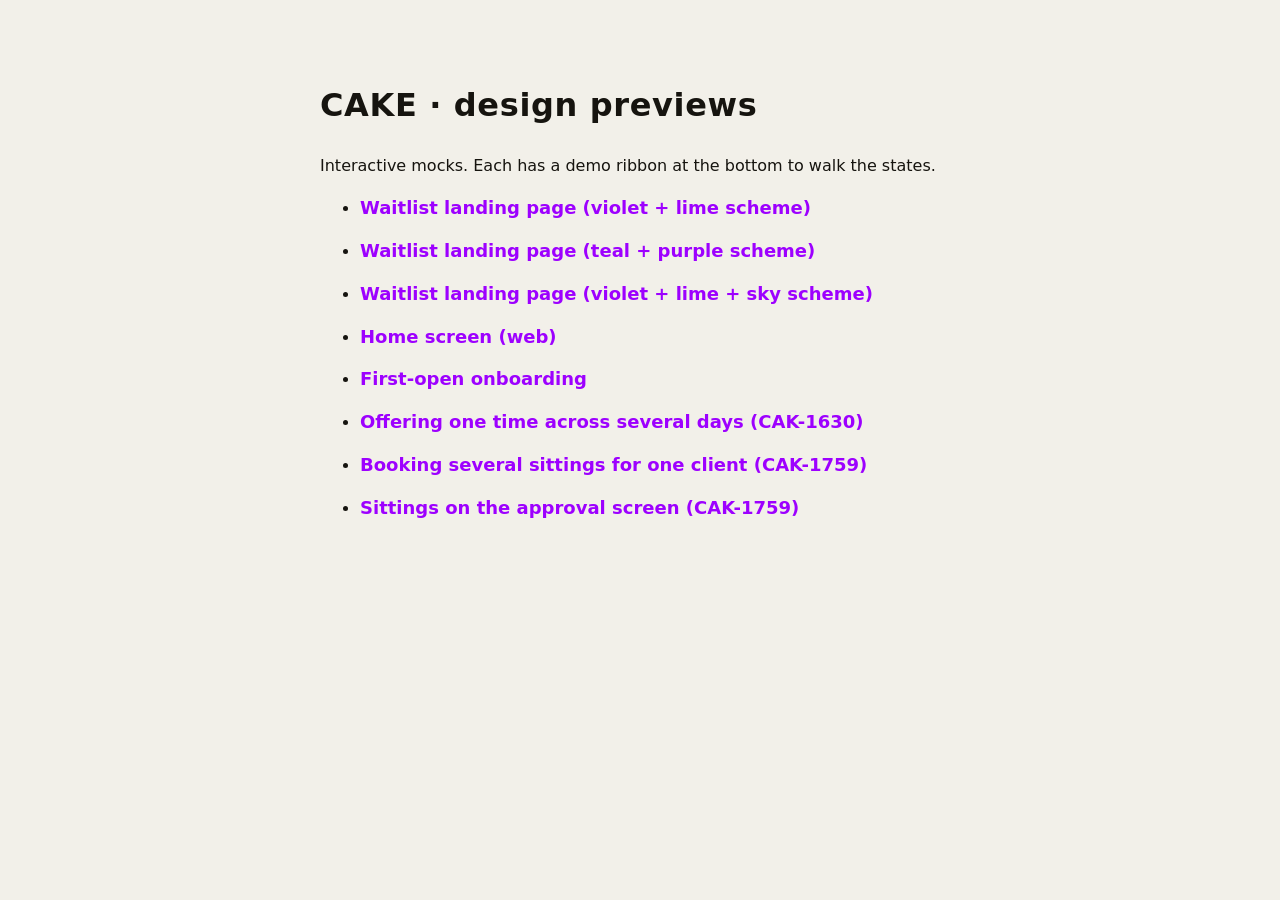
<file: index.html>
<!doctype html><html lang="en"><head><meta charset="utf-8"><meta name="viewport" content="width=device-width, initial-scale=1"><title>Cake design previews</title><style>body{font-family:-apple-system,system-ui,sans-serif;background:#F2F0E9;color:#16140F;max-width:640px;margin:80px auto;padding:0 24px;line-height:1.6}a{color:#9D00FF;font-weight:600;text-decoration:none;font-size:18px}a:hover{text-decoration:underline}li{margin:14px 0}h1{letter-spacing:.02em}</style></head><body><h1>CAKE · design previews</h1><p>Interactive mocks. Each has a demo ribbon at the bottom to walk the states.</p><ul><li><a href="waitlist-landing.html">Waitlist landing page (violet + lime scheme)</a></li><li><a href="waitlist-landing-teal.html">Waitlist landing page (teal + purple scheme)</a></li><li><a href="waitlist-landing-sky.html">Waitlist landing page (violet + lime + sky scheme)</a></li><li><a href="home-web-concept.html">Home screen (web)</a></li><li><a href="first-open-onboarding.html">First-open onboarding</a></li><li><a href="cak-1630-multi-day-offer.html">Offering one time across several days (CAK-1630)</a></li><li><a href="cak-1759-multi-sitting-quick-add.html">Booking several sittings for one client (CAK-1759)</a></li><li><a href="cak-1759-approval-sittings.html">Sittings on the approval screen (CAK-1759)</a></li></ul></body></html>
</file>
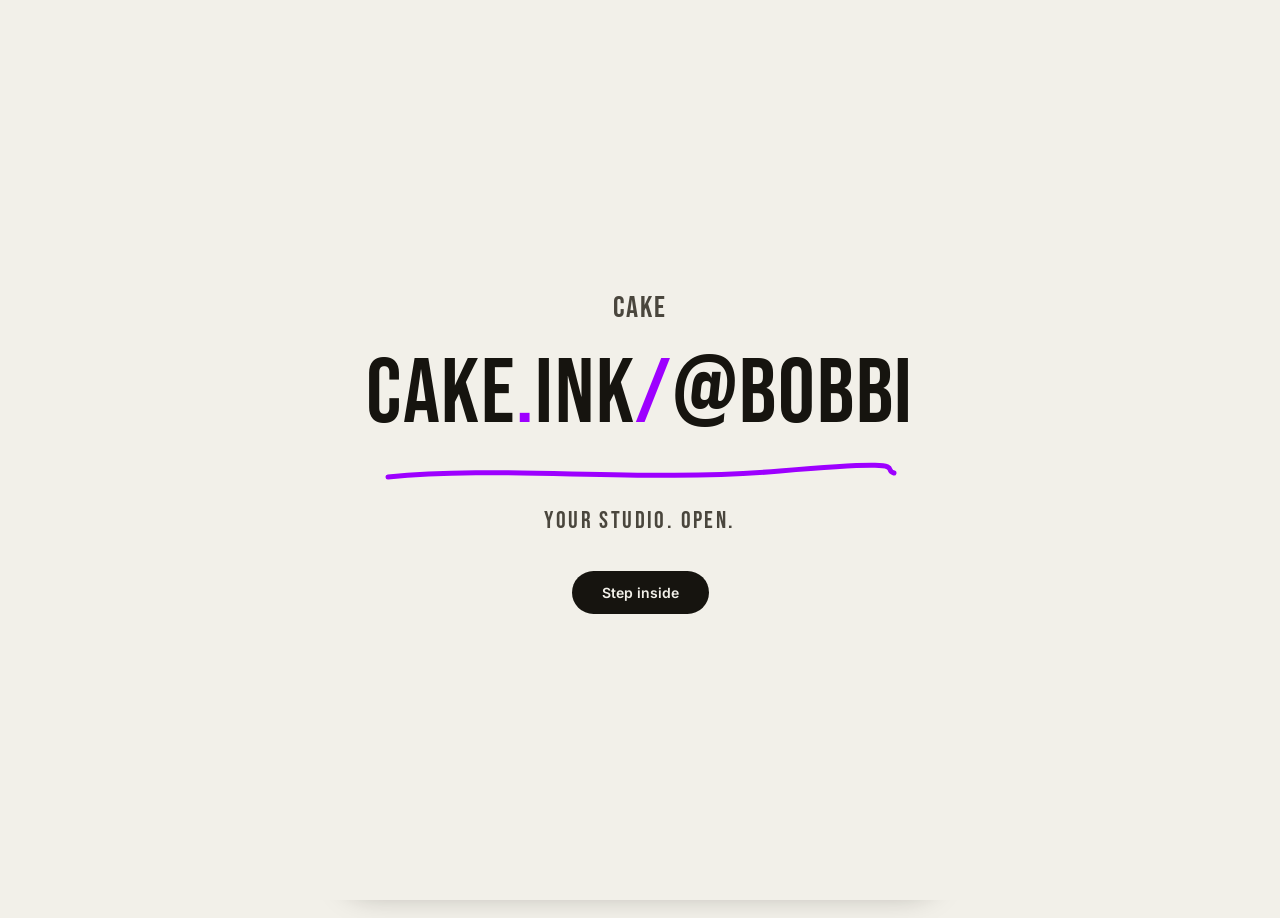
<file: first-open-onboarding.html>
<!doctype html>
<html lang="en">
<head>
<meta charset="utf-8">
<meta name="viewport" content="width=device-width, initial-scale=1">
<title>Cake · First open</title>
<link rel="preconnect" href="https://fonts.googleapis.com">
<link rel="preconnect" href="https://fonts.gstatic.com" crossorigin>
<link href="https://fonts.googleapis.com/css2?family=Bebas+Neue&family=Inter:wght@400;500;600;700&display=swap" rel="stylesheet">
<style>
:root{
  --bg:#F2F0E9; --bg2:#EBE5D7; --card:#FCFAF4; --card2:#F3EEE2;
  --line:#DBD3C2; --line-soft:#E8E1D1;
  --ink:#16140F; --ink2:#4A463D; --muted:#6E695C; --faint:#9C9484;
  --acc:#9D00FF; --acc-wash:rgba(157,0,255,.13); --onacc:#F2F0E9;
  --shadow:0 12px 32px rgba(33,30,24,.10);
  --disp:'Bebas Neue','Oswald',Impact,sans-serif;
  --sans:'Inter',-apple-system,system-ui,sans-serif;
  --ease:cubic-bezier(.16,1,.3,1);
}
*{box-sizing:border-box;margin:0;padding:0}
body{font-family:var(--sans);background:var(--bg);color:var(--ink);font-size:15px;line-height:1.5;-webkit-font-smoothing:antialiased}
.app{display:flex;min-height:100vh}

/* ---- sidebar shell ---- */
.side{width:108px;flex:none;background:var(--card);border-right:1px solid var(--line-soft);display:flex;flex-direction:column;align-items:center;padding:22px 10px 18px;position:sticky;top:0;height:100vh}
.wordmark{font-family:var(--disp);font-size:30px;line-height:.9}
.handle{font-size:11px;color:var(--muted);margin-top:2px}
.nav{display:flex;flex-direction:column;gap:6px;margin-top:26px;width:100%}
.nav a{display:flex;flex-direction:column;align-items:center;gap:6px;padding:12px 4px 10px;border-radius:14px;text-decoration:none;color:var(--ink2);font-size:10.5px;font-weight:600;letter-spacing:.08em}
.nav a.active{background:var(--acc-wash);color:var(--ink)}
.nav svg{width:21px;height:21px;stroke:var(--ink2);stroke-width:1.7;fill:none;stroke-linecap:round;stroke-linejoin:round}
.nav a.active svg{stroke:var(--acc)}
.side .spacer{flex:1}
.avatar{width:34px;height:34px;border-radius:50%;background:var(--ink);color:var(--bg);display:flex;align-items:center;justify-content:center;font-weight:700;font-size:13px}

.main{flex:1;min-width:0;padding:34px 44px 90px;max-width:1240px}
.top{margin-bottom:24px}
h1{font-family:var(--disp);font-size:52px;line-height:.92;font-weight:400}
.date{color:var(--muted);font-size:13.5px;margin-top:6px}
.section-h{display:flex;align-items:baseline;gap:10px;margin:26px 0 14px}
.section-h h2{font-family:var(--disp);font-size:24px;letter-spacing:.03em;font-weight:400}
.section-h .rule{flex:1;height:1px;background:var(--line-soft);align-self:center}

/* ---- money box (appears after sync) ---- */
.money{
  position:relative;overflow:hidden;border-radius:22px;background:#16140F;color:var(--bg);
  padding:30px 36px 26px;box-shadow:var(--shadow);margin-bottom:22px;
  display:none;
}
.money.show{display:flex;align-items:flex-end;justify-content:space-between;gap:32px;flex-wrap:wrap;animation:rise .7s var(--ease)}
@keyframes rise{from{opacity:0;transform:translateY(14px)}to{opacity:1;transform:none}}
.money .label{font-size:12px;font-weight:700;letter-spacing:.22em;color:rgba(242,240,233,.55)}
.money .amount{font-family:var(--disp);font-size:80px;line-height:.9;margin:8px 0 4px;font-variant-numeric:tabular-nums}
.money .sub{font-size:15px;color:rgba(242,240,233,.72)}
.money .stats{display:flex;gap:44px;padding-bottom:6px}
.stat .n{font-family:var(--disp);font-size:38px;line-height:1}
.stat .l{font-size:11px;font-weight:600;letter-spacing:.16em;color:rgba(242,240,233,.55);margin-top:6px}

/* ---- setup hero ---- */
.setup{display:grid;grid-template-columns:1fr 1fr;gap:22px}
.setcard{
  background:var(--card);border:1px solid var(--line-soft);border-radius:22px;padding:28px;
  box-shadow:0 2px 10px rgba(33,30,24,.04);display:flex;flex-direction:column;align-items:flex-start;gap:0;
  transition:opacity .4s ease;
}
.setcard .tile{width:52px;height:52px;border-radius:15px;background:var(--acc);display:flex;align-items:center;justify-content:center;margin-bottom:18px}
.setcard .tile svg{width:24px;height:24px;stroke:var(--onacc);stroke-width:1.8;fill:none;stroke-linecap:round;stroke-linejoin:round}
.setcard h3{font-size:19px;font-weight:700;letter-spacing:-.01em}
.setcard p{font-size:14px;color:var(--muted);margin:6px 0 20px;max-width:34ch}
.setcard .url{font-family:var(--disp);font-size:24px;letter-spacing:.04em;margin:2px 0 4px}
.btn{
  display:inline-flex;align-items:center;gap:9px;background:var(--acc);color:var(--onacc);border:none;border-radius:999px;
  padding:12px 22px;font-family:var(--sans);font-size:13.5px;font-weight:600;cursor:pointer;margin-top:auto;
  transition:transform .15s ease;
}
.btn:hover{transform:translateY(-1px)}
.btn:focus-visible{outline:2px solid var(--ink);outline-offset:2px}
.btn svg{width:15px;height:15px;stroke:var(--onacc);stroke-width:2;fill:none;stroke-linecap:round;stroke-linejoin:round}
.btn.done{background:var(--card2);color:var(--ink2);pointer-events:none}
.btn.done svg{stroke:var(--acc)}
.setcard .fine{font-size:12px;color:var(--faint);margin-top:12px}

/* ---- grid below ---- */
.grid{display:grid;grid-template-columns:minmax(0,1fr) 356px;gap:22px;align-items:start}

.empty{
  border:1px solid var(--line-soft);border-radius:18px;padding:26px;text-align:center;
  color:var(--muted);font-size:14.5px;background:var(--card);
}
.row{
  display:flex;align-items:center;gap:16px;background:var(--card);border:1px solid var(--line-soft);
  border-radius:18px;padding:15px 18px;box-shadow:0 2px 10px rgba(33,30,24,.04);
  opacity:0;transform:translateY(8px);
}
.row.in{animation:inkin .6s var(--ease) forwards}
@keyframes inkin{to{opacity:1;transform:none}}
.pfp{width:46px;height:46px;border-radius:13px;background:var(--card2);border:1px solid var(--line-soft);display:flex;align-items:center;justify-content:center;font-weight:700;font-size:14px;color:var(--ink2);flex:none}
.row .who{flex:1;min-width:0}
.row .who b{font-size:15px;font-weight:600;display:block}
.row .who span{font-size:13px;color:var(--muted)}
.chip{display:inline-flex;border-radius:999px;padding:3px 10px;font-size:11.5px;font-weight:600;background:var(--acc-wash);color:#6C00B8}

.rail{display:flex;flex-direction:column;gap:10px}
.task{
  display:flex;align-items:center;gap:15px;border-radius:18px;padding:16px 18px;
  background:var(--card);border:1px solid var(--line-soft);box-shadow:0 2px 10px rgba(33,30,24,.04);
}
.task.pending{opacity:0;transform:translateY(8px)}
.task.pending.in{animation:inkin .6s var(--ease) forwards}
.tile-s{width:46px;height:46px;border-radius:13px;display:flex;align-items:center;justify-content:center;flex:none;background:var(--acc)}
.tile-s svg{width:21px;height:21px;stroke:var(--onacc);stroke-width:1.8;fill:none;stroke-linecap:round;stroke-linejoin:round}
.task .t b{display:block;font-size:15px;font-weight:600}
.task .t span{font-size:13px;color:var(--muted)}
.quiet{margin-top:14px;color:var(--faint);font-size:12.5px;text-align:center}

/* ---- intro overlay ---- */
.intro{
  position:fixed;inset:0;background:var(--bg);z-index:100;display:flex;flex-direction:column;
  align-items:center;justify-content:center;gap:18px;transition:opacity .6s ease;
}
.intro.gone{opacity:0;pointer-events:none}
.intro .mark{font-family:var(--disp);font-size:30px;letter-spacing:.06em;color:var(--ink2)}
.intro .big{font-family:var(--disp);font-size:clamp(48px,8vw,92px);letter-spacing:.02em;line-height:1;display:flex}
.intro .big span{opacity:0;animation:letter .5s var(--ease) forwards}
@keyframes letter{from{opacity:0;transform:translateY(14px)}to{opacity:1;transform:none}}
.intro .underline{width:min(520px,70vw);height:26px}
.intro .underline path{stroke:var(--acc);stroke-width:5;fill:none;stroke-linecap:round;stroke-dasharray:600;stroke-dashoffset:600;animation:draw 1s var(--ease) 1.1s forwards}
@keyframes draw{to{stroke-dashoffset:0}}
.intro .tag{font-family:var(--disp);font-size:24px;letter-spacing:.1em;color:var(--ink2);opacity:0;animation:letter .6s ease 1.7s forwards}
.intro button{
  margin-top:14px;background:var(--ink);color:var(--bg);border:none;border-radius:999px;padding:13px 30px;
  font-size:14px;font-weight:600;cursor:pointer;opacity:0;animation:letter .6s ease 2.1s forwards;font-family:var(--sans);
}

/* ---- demo ribbon ---- */
.demo{
  position:fixed;bottom:18px;left:50%;transform:translateX(-50%);z-index:60;
  background:var(--ink);color:var(--bg);border-radius:999px;padding:8px 10px;display:flex;gap:6px;align-items:center;
  box-shadow:0 10px 30px rgba(22,20,15,.35);font-size:12.5px;
}
.demo span{padding:0 8px;color:rgba(242,240,233,.6)}
.demo button{background:transparent;color:var(--bg);border:1px solid rgba(242,240,233,.28);border-radius:999px;padding:7px 14px;font-size:12.5px;font-weight:600;cursor:pointer;font-family:var(--sans)}
.demo button:hover{background:rgba(242,240,233,.12)}
.demo button.done{opacity:.4;pointer-events:none}

@media (max-width:1060px){.grid,.setup{grid-template-columns:1fr}.main{padding:26px 24px 110px}}
@media (prefers-reduced-motion:reduce){*{animation-duration:.01s !important;transition-duration:.01s !important}}
</style>
</head>
<body>

<div class="intro" id="intro">
  <div class="mark">CAKE</div>
  <div class="big" id="bigHandle"></div>
  <svg class="underline" viewBox="0 0 520 26"><path d="M8 18 C 120 6, 260 24, 400 12 S 500 10, 514 14"/></svg>
  <div class="tag">YOUR STUDIO. OPEN.</div>
  <button id="enterBtn">Step inside</button>
</div>

<div class="app">
  <aside class="side">
    <div class="wordmark">CAKE</div>
    <div class="handle">@bobbi</div>
    <nav class="nav" aria-label="Main">
      <a class="active" href="#"><svg viewBox="0 0 24 24"><path d="M3 11.5 12 4l9 7.5"/><path d="M5.5 10v9.5h13V10"/></svg>HOME</a>
      <a href="#"><svg viewBox="0 0 24 24"><rect x="4" y="5.5" width="16" height="14.5" rx="2.5"/><path d="M4 10h16M8.5 3.5v4M15.5 3.5v4"/></svg>SCHEDULE</a>
      <a href="#"><svg viewBox="0 0 24 24"><rect x="3.5" y="5.5" width="17" height="13" rx="2.5"/><path d="M3.5 12h5l1.5 2.5h4L15.5 12h5"/></svg>REQUESTS</a>
      <a href="#"><svg viewBox="0 0 24 24"><circle cx="9" cy="8.5" r="3"/><path d="M3.5 19c.6-3 2.8-4.5 5.5-4.5s4.9 1.5 5.5 4.5"/><circle cx="17" cy="9.5" r="2.4"/><path d="M15.7 14.7c2.6.1 4.3 1.5 4.8 4.3"/></svg>PEOPLE</a>
    </nav>
    <div class="spacer"></div>
    <div class="avatar">B</div>
  </aside>

  <main class="main">
    <div class="top">
      <h1>YO, BOBBI</h1>
      <div class="date">Saturday, July 18 · day one</div>
    </div>

    <section class="money" id="moneyBox" aria-label="This week">
      <div>
        <div class="label">THIS WEEK</div>
        <div class="amount" id="amt">5</div>
        <div class="sub" id="amtSub">sessions on the books, pulled from your calendar</div>
      </div>
      <div class="stats">
        <div class="stat"><div class="n">0</div><div class="l">NO-SHOWS</div></div>
        <div class="stat"><div class="n">5</div><div class="l">ON THE BOOKS</div></div>
      </div>
    </section>

    <section class="setup" id="setup" aria-label="Two steps to set up">
      <div class="setcard" id="calCard">
        <div class="tile"><svg viewBox="0 0 24 24"><rect x="4" y="5.5" width="16" height="14.5" rx="2.5"/><path d="M4 10h16M8.5 3.5v4M15.5 3.5v4"/></svg></div>
        <h3>Bring your booked work in</h3>
        <p>Cake reads your Google Calendar and finds your sessions. You confirm, nothing to type.</p>
        <button class="btn" id="calBtn">
          <svg viewBox="0 0 24 24"><path d="M12 5v14M5 12h14"/></svg>
          Connect Google Calendar
        </button>
        <div class="fine">Read only. Your dentist stays private.</div>
      </div>
      <div class="setcard" id="linkCard">
        <div class="tile"><svg viewBox="0 0 24 24"><path d="M10 14a4.5 4.5 0 0 0 6.4 0l3-3a4.5 4.5 0 0 0-6.4-6.4l-1.7 1.7"/><path d="M14 10a4.5 4.5 0 0 0-6.4 0l-3 3a4.5 4.5 0 0 0 6.4 6.4l1.7-1.7"/></svg></div>
        <h3>Put your link to work</h3>
        <div class="url">CAKE.INK/@BOBBI</div>
        <p>This is where clients request you. Drop it in your Instagram bio and requests land here, refs attached.</p>
        <button class="btn" id="copyBtn">
          <svg viewBox="0 0 24 24"><rect x="8" y="8" width="12" height="12" rx="2"/><path d="M16 8V6a2 2 0 0 0-2-2H6a2 2 0 0 0-2 2v8a2 2 0 0 0 2 2h2"/></svg>
          Copy your link
        </button>
        <div class="fine">Works anywhere: bio, website, DMs.</div>
      </div>
    </section>

    <div class="grid">
      <section aria-label="Your books">
        <div class="section-h"><h2>YOUR BOOKS</h2><span class="rule"></span></div>
        <div class="empty" id="booksEmpty">Your booked work shows up here once your calendar is connected.</div>
        <div id="sessRows" style="display:flex;flex-direction:column;gap:10px"></div>
      </section>

      <aside class="rail" aria-label="Up next">
        <div class="section-h" style="margin-top:26px"><h2>UP NEXT</h2><span class="rule"></span></div>
        <div class="empty" id="railEmpty">Requests will land here with references, size, and placement attached. You just say yes.</div>
        <div class="task pending" id="reqReal">
          <div class="tile-s"><svg viewBox="0 0 24 24"><rect x="3.5" y="5.5" width="17" height="13" rx="2.5"/><path d="M3.5 12h5l1.5 2.5h4L15.5 12h5"/></svg></div>
          <div class="t"><b>Jordan wants in</b><span>forearm · 4 to 6 inches · refs attached</span></div>
        </div>
        <div class="quiet" id="quietLine">Two steps and this page runs itself.</div>
      </aside>
    </div>
  </main>
</div>

<div class="demo" role="group" aria-label="Demo controls">
  <span>Demo</span>
  <button id="d1">1 · Calendar</button>
  <button id="d2">2 · Link</button>
  <button id="d3">3 · First request</button>
  <button id="d4">4 · First deposit</button>
  <button id="dr">Replay</button>
</div>

<script>
(function(){
  var handle = 'CAKE.INK/@BOBBI';
  var big = document.getElementById('bigHandle');
  handle.split('').forEach(function(ch,i){
    var s = document.createElement('span');
    s.textContent = ch;
    s.style.animationDelay = (0.15 + i*0.05)+'s';
    if(ch==='/'||ch==='.') s.style.color = 'var(--acc)';
    big.appendChild(s);
  });
  document.getElementById('enterBtn').addEventListener('click', function(){
    document.getElementById('intro').classList.add('gone');
  });

  var sessions = [
    {i:'SM', n:'Sarah M', d:'Mon, Jul 20 · 12 to 3 PM'},
    {i:'JK', n:'Jake, sleeve pt 2', d:'Wed, Jul 22 · 11 AM to 2 PM'},
    {i:'TR', n:'Tess R', d:'Fri, Jul 24 · 12 to 3 PM'}
  ];

  function connectCal(){
    document.getElementById('booksEmpty').style.display='none';
    var wrap = document.getElementById('sessRows');
    sessions.forEach(function(s,idx){
      var r = document.createElement('div');
      r.className='row';
      r.innerHTML = '<div class="pfp">'+s.i+'</div><div class="who"><b>'+s.n+'</b><span>'+s.d+'</span></div><span class="chip">From your calendar</span>';
      wrap.appendChild(r);
      setTimeout(function(){ r.classList.add('in'); }, 120*idx);
    });
    document.getElementById('moneyBox').classList.add('show');
    var b = document.getElementById('calBtn');
    b.classList.add('done');
    b.innerHTML = '<svg viewBox="0 0 24 24"><path d="M5 12.5 10 17.5 19 7"/></svg> Synced, 5 sessions found';
    document.getElementById('d1').classList.add('done');
  }

  function copyLink(){
    var b = document.getElementById('copyBtn');
    b.classList.add('done');
    b.innerHTML = '<svg viewBox="0 0 24 24"><path d="M5 12.5 10 17.5 19 7"/></svg> Copied. Now put it in your bio.';
    document.getElementById('d2').classList.add('done');
  }

  function firstRequest(){
    document.getElementById('railEmpty').style.display='none';
    document.getElementById('reqReal').classList.add('in');
    document.getElementById('quietLine').textContent = 'First one. Go look.';
    document.getElementById('d3').classList.add('done');
  }

  function firstDeposit(){
    var box = document.getElementById('moneyBox');
    if(!box.classList.contains('show')) box.classList.add('show');
    var amt = document.getElementById('amt');
    document.getElementById('amtSub').textContent = 'deposits collected, you keep every cent';
    var target=100, start=null, dur=900;
    amt.textContent='$0';
    if (matchMedia('(prefers-reduced-motion: reduce)').matches){ amt.textContent='$100'; }
    else {
      requestAnimationFrame(function step(ts){
        if(!start) start=ts;
        var p=Math.min((ts-start)/dur,1);
        amt.textContent='$'+Math.round(target*(1-Math.pow(1-p,4)));
        if(p<1) requestAnimationFrame(step);
      });
    }
    document.getElementById('d4').classList.add('done');
  }

  document.getElementById('calBtn').addEventListener('click', connectCal);
  document.getElementById('copyBtn').addEventListener('click', copyLink);
  document.getElementById('d1').addEventListener('click', connectCal);
  document.getElementById('d2').addEventListener('click', copyLink);
  document.getElementById('d3').addEventListener('click', firstRequest);
  document.getElementById('d4').addEventListener('click', firstDeposit);
  document.getElementById('dr').addEventListener('click', function(){ location.reload(); });
})();
</script>
</body>
</html>
</file>
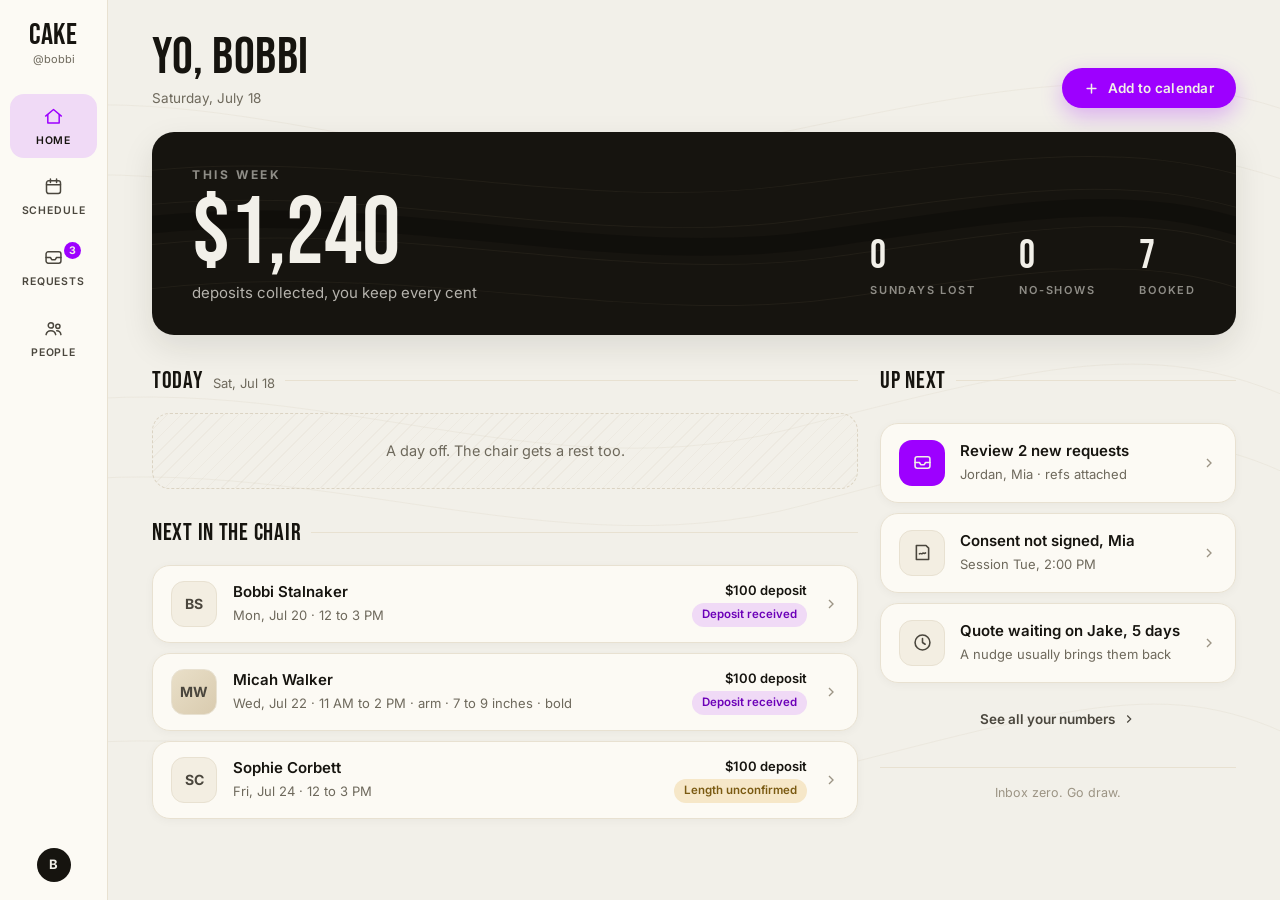
<file: home-web-concept.html>
<!doctype html>
<html lang="en">
<head>
<meta charset="utf-8">
<meta name="viewport" content="width=device-width, initial-scale=1">
<title>Cake · Home (web concept)</title>
<link rel="preconnect" href="https://fonts.googleapis.com">
<link rel="preconnect" href="https://fonts.gstatic.com" crossorigin>
<link href="https://fonts.googleapis.com/css2?family=Bebas+Neue&family=Inter:wght@400;500;600;700&display=swap" rel="stylesheet">
<style>
:root{
  --bg:#F2F0E9; --bg2:#EBE5D7; --card:#FCFAF4; --card2:#F3EEE2;
  --line:#DBD3C2; --line-soft:#E8E1D1;
  --ink:#16140F; --ink2:#4A463D; --muted:#6E695C; --faint:#9C9484;
  --acc:#9D00FF; --acc-wash:rgba(157,0,255,.13); --onacc:#F2F0E9;
  --shadow:0 12px 32px rgba(33,30,24,.10);
  --disp:'Bebas Neue', 'Oswald', Impact, sans-serif;
  --sans:'Inter', -apple-system, system-ui, sans-serif;
}
*{box-sizing:border-box;margin:0;padding:0}
html,body{height:100%}
body{
  font-family:var(--sans); background:var(--bg); color:var(--ink);
  font-size:15px; line-height:1.5;
  -webkit-font-smoothing:antialiased;
}
.topo-page{position:fixed;inset:0;pointer-events:none;opacity:.5;z-index:0}
.app{position:relative;z-index:1;display:flex;min-height:100vh}

/* ---------- sidebar (matches live shell) ---------- */
.side{
  width:108px;flex:none;background:var(--card);border-right:1px solid var(--line-soft);
  display:flex;flex-direction:column;align-items:center;padding:22px 10px 18px;
  position:sticky;top:0;height:100vh;
}
.wordmark{font-family:var(--disp);font-size:30px;letter-spacing:.02em;line-height:.9}
.handle{font-size:11px;color:var(--muted);margin-top:2px}
.nav{display:flex;flex-direction:column;gap:6px;margin-top:26px;width:100%}
.nav a{
  display:flex;flex-direction:column;align-items:center;gap:6px;
  padding:12px 4px 10px;border-radius:14px;text-decoration:none;
  color:var(--ink2);font-size:10.5px;font-weight:600;letter-spacing:.08em;
  position:relative;transition:background .15s ease,color .15s ease;
}
.nav a:hover{background:var(--card2)}
.nav a.active{background:var(--acc-wash);color:var(--ink)}
.nav a.active svg{stroke:var(--acc)}
.nav svg{width:21px;height:21px;stroke:var(--ink2);stroke-width:1.7;fill:none;stroke-linecap:round;stroke-linejoin:round;transition:stroke .15s ease}
.badge{
  position:absolute;top:7px;right:16px;min-width:17px;height:17px;border-radius:9px;
  background:var(--acc);color:var(--onacc);font-size:10.5px;font-weight:700;
  display:flex;align-items:center;justify-content:center;padding:0 4px;
}
.side .spacer{flex:1}
.avatar{width:34px;height:34px;border-radius:50%;background:var(--ink);color:var(--bg);
  display:flex;align-items:center;justify-content:center;font-weight:700;font-size:13px}

/* ---------- main ---------- */
.main{flex:1;min-width:0;padding:34px 44px 60px;max-width:1240px}
.top{display:flex;align-items:flex-end;justify-content:space-between;gap:20px;margin-bottom:24px}
h1{font-family:var(--disp);font-size:52px;line-height:.92;letter-spacing:.01em;font-weight:400}
.date{color:var(--muted);font-size:13.5px;margin-top:6px}
.new-btn{
  display:inline-flex;align-items:center;gap:9px;background:var(--acc);color:var(--onacc);
  border:none;border-radius:999px;padding:12px 22px;font-family:var(--sans);
  font-size:13.5px;font-weight:600;letter-spacing:.02em;cursor:pointer;
  box-shadow:0 8px 22px rgba(157,0,255,.28);transition:transform .15s ease,box-shadow .15s ease;
}
.new-btn:hover{transform:translateY(-1px);box-shadow:0 10px 26px rgba(157,0,255,.34)}
.new-btn:focus-visible,.nav a:focus-visible,.row:focus-visible,.numbers-link:focus-visible{outline:2px solid var(--acc);outline-offset:2px}
.new-btn svg{width:15px;height:15px;stroke:var(--onacc);stroke-width:2.4;fill:none;stroke-linecap:round}

.grid{display:grid;grid-template-columns:minmax(0,1fr) 356px;gap:22px;align-items:start}

/* ---------- money card ---------- */
.money{
  grid-column:1/-1;position:relative;overflow:hidden;border-radius:22px;
  background:#16140F;color:var(--bg);padding:34px 40px 30px;box-shadow:var(--shadow);
}
.money .topo{position:absolute;inset:0;opacity:.6;pointer-events:none}
.money-inner{position:relative;display:flex;align-items:flex-end;justify-content:space-between;gap:32px;flex-wrap:wrap}
.money .label{font-size:12px;font-weight:700;letter-spacing:.22em;color:rgba(242,240,233,.55)}
.money .amount{font-family:var(--disp);font-size:96px;line-height:.9;margin:8px 0 4px;font-variant-numeric:tabular-nums}
.money .sub{font-size:15px;color:rgba(242,240,233,.72)}
.money .stats{display:flex;gap:44px;padding-bottom:6px}
.stat .n{font-family:var(--disp);font-size:40px;line-height:1;font-variant-numeric:tabular-nums}
.stat .l{font-size:11px;font-weight:600;letter-spacing:.16em;color:rgba(242,240,233,.55);margin-top:6px}
/* ---------- add-to-calendar menu ---------- */
.addwrap{position:relative}
.menu{
  position:absolute;top:calc(100% + 10px);right:0;width:340px;z-index:40;
  background:var(--card);border:1px solid var(--line-soft);border-radius:20px;
  box-shadow:var(--shadow);padding:16px;display:none;
}
.menu.open{display:block}
.menu h3{
  font-family:var(--disp);font-weight:400;font-size:17px;letter-spacing:.05em;
  color:var(--ink2);margin:2px 4px 12px;
}
.opt{
  display:flex;align-items:center;gap:15px;width:100%;text-align:left;border:none;cursor:pointer;
  background:var(--card2);border-radius:16px;padding:14px 16px;margin-top:8px;
  font-family:var(--sans);transition:background .15s ease;
}
.opt:first-of-type{margin-top:0}
.opt:hover{background:var(--bg2)}
.opt:focus-visible{outline:2px solid var(--acc);outline-offset:2px}
.opt .ic{
  width:44px;height:44px;border-radius:12px;background:var(--acc);flex:none;
  display:flex;align-items:center;justify-content:center;
}
.opt .ic svg{width:20px;height:20px;stroke:var(--onacc);stroke-width:1.8;fill:none;stroke-linecap:round;stroke-linejoin:round}
.opt b{display:block;font-size:15.5px;font-weight:700;color:var(--ink)}
.opt span{font-size:13.5px;color:var(--muted)}

/* ---------- today column ---------- */
.section-h{display:flex;align-items:baseline;gap:10px;margin:6px 0 14px}
.section-h h2{font-family:var(--disp);font-size:24px;letter-spacing:.03em;font-weight:400}
.section-h .when{color:var(--muted);font-size:13px}
.section-h .rule{flex:1;height:1px;background:var(--line-soft);align-self:center}
.dayoff{
  border:1px dashed var(--line);border-radius:18px;padding:26px;text-align:center;
  color:var(--muted);font-size:14.5px;
  background:repeating-linear-gradient(-45deg,transparent 0 9px,rgba(219,211,194,.22) 9px 10px);
}
.sess{display:flex;flex-direction:column;gap:10px;margin-top:4px}
.row{
  display:flex;align-items:center;gap:16px;background:var(--card);border:1px solid var(--line-soft);
  border-radius:18px;padding:15px 18px;text-decoration:none;color:inherit;
  transition:border-color .15s ease,transform .15s ease;box-shadow:0 2px 10px rgba(33,30,24,.04);
}
.row:hover{border-color:var(--line);transform:translateY(-1px)}
.pfp{width:46px;height:46px;border-radius:13px;background:var(--card2);border:1px solid var(--line-soft);
  display:flex;align-items:center;justify-content:center;font-weight:700;font-size:14px;color:var(--ink2);flex:none;overflow:hidden}
.pfp.art{background:linear-gradient(135deg,#E9DFC8,#D9CBAF)}
.row .who{flex:1;min-width:0}
.row .who b{font-size:15px;font-weight:600;display:block}
.row .who span{font-size:13px;color:var(--muted)}
.row .money-side{text-align:right;font-size:12.5px;color:var(--muted);flex:none}
.row .money-side .amt{color:var(--ink);font-weight:600;font-size:13px}
.chip{display:inline-flex;align-items:center;gap:5px;border-radius:999px;padding:3px 10px;font-size:11.5px;font-weight:600;margin-top:3px}
.chip.ok{background:var(--acc-wash);color:#6C00B8}
.chip.warn{background:#F6E7C8;color:#7A5A12}
.chev{color:var(--faint);flex:none}

/* ---------- up next rail ---------- */
.rail{display:flex;flex-direction:column;gap:10px}
.task{
  display:flex;align-items:center;gap:15px;background:var(--card);border:1px solid var(--line-soft);
  border-radius:18px;padding:16px 18px;text-decoration:none;color:inherit;
  transition:border-color .15s ease,transform .15s ease;box-shadow:0 2px 10px rgba(33,30,24,.04);
}
.task:hover{border-color:var(--line);transform:translateY(-1px)}
.tile{width:46px;height:46px;border-radius:13px;display:flex;align-items:center;justify-content:center;flex:none}
.tile.purple{background:var(--acc)}
.tile.neutral{background:var(--card2);border:1px solid var(--line-soft)}
.tile svg{width:21px;height:21px;stroke-width:1.8;fill:none;stroke-linecap:round;stroke-linejoin:round}
.tile.purple svg{stroke:var(--onacc)}
.tile.neutral svg{stroke:var(--ink2)}
.task .t{flex:1;min-width:0}
.task .t b{display:block;font-size:15px;font-weight:600}
.task .t span{font-size:13px;color:var(--muted)}
.numbers-link{
  display:flex;align-items:center;justify-content:center;gap:7px;margin-top:6px;
  color:var(--ink2);font-size:13.5px;font-weight:600;text-decoration:none;padding:10px;
  border-radius:12px;transition:background .15s ease;
}
.numbers-link:hover{background:var(--card2)}
.quiet{margin-top:18px;border-top:1px solid var(--line-soft);padding-top:16px;color:var(--faint);font-size:12.5px;text-align:center}

@media (max-width:1060px){
  .grid{grid-template-columns:1fr}
  .money .amount{font-size:76px}
  .main{padding:26px 24px 48px}
}
@media (max-width:720px){
  .side{display:none}
  .money-inner{flex-direction:column;align-items:flex-start}
  .money{padding:26px}
}
@media (prefers-reduced-motion: reduce){
  *{transition:none !important}
}
</style>
</head>
<body>

<svg class="topo-page" width="100%" height="100%" preserveAspectRatio="none" viewBox="0 0 1400 900" aria-hidden="true">
  <g fill="none" stroke="#DBD3C2" stroke-width="1" opacity=".55">
    <path d="M-50 120 C 250 60, 480 200, 760 150 S 1250 40, 1460 130"/>
    <path d="M-50 190 C 230 130, 500 270, 780 215 S 1240 110, 1460 200"/>
    <path d="M-50 420 C 300 340, 560 500, 860 430 S 1280 330, 1460 420"/>
    <path d="M-50 500 C 280 420, 580 580, 880 505 S 1300 410, 1460 500"/>
    <path d="M-50 760 C 320 690, 600 840, 900 770 S 1300 670, 1460 760"/>
  </g>
</svg>

<div class="app">
  <aside class="side">
    <div class="wordmark">CAKE</div>
    <div class="handle">@bobbi</div>
    <nav class="nav" aria-label="Main">
      <a class="active" href="#" aria-current="page">
        <svg viewBox="0 0 24 24"><path d="M3 11.5 12 4l9 7.5"/><path d="M5.5 10v9.5h13V10"/></svg>
        HOME
      </a>
      <a href="#"><svg viewBox="0 0 24 24"><rect x="4" y="5.5" width="16" height="14.5" rx="2.5"/><path d="M4 10h16M8.5 3.5v4M15.5 3.5v4"/></svg>SCHEDULE</a>
      <a href="#">
        <span class="badge">3</span>
        <svg viewBox="0 0 24 24"><path d="M3 8.5 12 3l9 5.5v9L12 21l-9-4.5z" opacity="0"/><rect x="3.5" y="5.5" width="17" height="13" rx="2.5"/><path d="M3.5 12h5l1.5 2.5h4L15.5 12h5"/></svg>
        REQUESTS
      </a>
      <a href="#">
        <svg viewBox="0 0 24 24"><circle cx="9" cy="8.5" r="3"/><path d="M3.5 19c.6-3 2.8-4.5 5.5-4.5s4.9 1.5 5.5 4.5"/><circle cx="17" cy="9.5" r="2.4"/><path d="M15.7 14.7c2.6.1 4.3 1.5 4.8 4.3"/></svg>
        PEOPLE
      </a>
    </nav>
    <div class="spacer"></div>
    <div class="avatar" aria-label="Bobbi">B</div>
  </aside>

  <main class="main">
    <div class="top">
      <div>
        <h1>YO, BOBBI</h1>
        <div class="date">Saturday, July 18</div>
      </div>
      <div class="addwrap">
        <button class="new-btn" id="addBtn" aria-haspopup="true" aria-expanded="false" aria-controls="addMenu">
          <svg viewBox="0 0 24 24"><path d="M12 5v14M5 12h14"/></svg>
          Add to calendar
        </button>
        <div class="menu" id="addMenu" role="menu" aria-label="Add to your calendar">
          <h3>ADD TO YOUR CALENDAR</h3>
          <button class="opt" role="menuitem">
            <span class="ic"><svg viewBox="0 0 24 24"><rect x="4" y="5.5" width="16" height="14.5" rx="2.5"/><path d="M4 10h16M8.5 3.5v4M15.5 3.5v4"/></svg></span>
            <span><b>New appointment</b><span>Book a session into your calendar</span></span>
          </button>
          <button class="opt" role="menuitem">
            <span class="ic"><svg viewBox="0 0 24 24"><path d="M4.5 6.5h15v10.5h-8l-4 3v-3h-3z"/><path d="M8.5 10.5h7M8.5 13.2h4.5"/></svg></span>
            <span><b>New consultation</b><span>Quick consult before a piece</span></span>
          </button>
          <button class="opt" role="menuitem">
            <span class="ic"><svg viewBox="0 0 24 24"><circle cx="12" cy="12" r="8.5"/><path d="M12 7.5V12l3 2"/></svg></span>
            <span><b>Block time off</b><span>Mark yourself unavailable</span></span>
          </button>
        </div>
      </div>
    </div>

    <div class="grid">

      <section class="money" aria-label="This week on the books">
        <svg class="topo" width="100%" height="100%" preserveAspectRatio="none" viewBox="0 0 1100 300" aria-hidden="true">
          <g fill="none" stroke="#2A261D" stroke-width="1.4">
            <path d="M-20 60 C 200 20, 420 120, 640 80 S 980 10, 1120 70"/>
            <path d="M-20 110 C 220 70, 440 175, 660 130 S 990 60, 1120 120"/>
            <path d="M-20 170 C 240 120, 470 230, 690 185 S 1000 115, 1120 175"/>
            <path d="M-20 235 C 250 185, 480 290, 700 245 S 1010 180, 1120 240"/>
          </g>
          <path d="M-20 140 C 240 95, 460 205, 680 158 S 995 88, 1120 148" fill="none" stroke="#0C0B08" stroke-width="26" opacity=".8"/>
        </svg>
        <div class="money-inner">
          <div>
            <div class="label">THIS WEEK</div>
            <div class="amount" id="amt" data-target="1240">$1,240</div>
            <div class="sub">deposits collected, you keep every cent</div>
          </div>
          <div class="stats">
            <div class="stat"><div class="n">0</div><div class="l">SUNDAYS LOST</div></div>
            <div class="stat"><div class="n">0</div><div class="l">NO-SHOWS</div></div>
            <div class="stat"><div class="n">7</div><div class="l">BOOKED</div></div>
          </div>
        </div>
      </section>

      <section aria-label="Your day">
        <div class="section-h">
          <h2>TODAY</h2><span class="when">Sat, Jul 18</span><span class="rule"></span>
        </div>
        <div class="dayoff">A day off. The chair gets a rest too.</div>

        <div class="section-h" style="margin-top:26px">
          <h2>NEXT IN THE CHAIR</h2><span class="rule"></span>
        </div>
        <div class="sess">
          <a class="row" href="#">
            <div class="pfp">BS</div>
            <div class="who">
              <b>Bobbi Stalnaker</b>
              <span>Mon, Jul 20 · 12 to 3 PM</span>
            </div>
            <div class="money-side">
              <div class="amt">$100 deposit</div>
              <span class="chip ok">Deposit received</span>
            </div>
            <svg class="chev" width="16" height="16" viewBox="0 0 24 24" fill="none" stroke="currentColor" stroke-width="2"><path d="m9 6 6 6-6 6"/></svg>
          </a>
          <a class="row" href="#">
            <div class="pfp art">MW</div>
            <div class="who">
              <b>Micah Walker</b>
              <span>Wed, Jul 22 · 11 AM to 2 PM · arm · 7 to 9 inches · bold</span>
            </div>
            <div class="money-side">
              <div class="amt">$100 deposit</div>
              <span class="chip ok">Deposit received</span>
            </div>
            <svg class="chev" width="16" height="16" viewBox="0 0 24 24" fill="none" stroke="currentColor" stroke-width="2"><path d="m9 6 6 6-6 6"/></svg>
          </a>
          <a class="row" href="#">
            <div class="pfp">SC</div>
            <div class="who">
              <b>Sophie Corbett</b>
              <span>Fri, Jul 24 · 12 to 3 PM</span>
            </div>
            <div class="money-side">
              <div class="amt">$100 deposit</div>
              <span class="chip warn">Length unconfirmed</span>
            </div>
            <svg class="chev" width="16" height="16" viewBox="0 0 24 24" fill="none" stroke="currentColor" stroke-width="2"><path d="m9 6 6 6-6 6"/></svg>
          </a>
        </div>
      </section>

      <aside class="rail" aria-label="Up next">
        <div class="section-h">
          <h2>UP NEXT</h2><span class="rule"></span>
        </div>
        <a class="task" href="#">
          <div class="tile purple">
            <svg viewBox="0 0 24 24"><rect x="3.5" y="5.5" width="17" height="13" rx="2.5"/><path d="M3.5 12h5l1.5 2.5h4L15.5 12h5"/></svg>
          </div>
          <div class="t">
            <b>Review 2 new requests</b>
            <span>Jordan, Mia · refs attached</span>
          </div>
          <svg class="chev" width="16" height="16" viewBox="0 0 24 24" fill="none" stroke="currentColor" stroke-width="2"><path d="m9 6 6 6-6 6"/></svg>
        </a>
        <a class="task" href="#">
          <div class="tile neutral">
            <svg viewBox="0 0 24 24"><path d="M5 4h11l3 3v13H5z"/><path d="M8.5 13.5c1.2-1.4 2.3.9 3.4-.4 1-1.2 2 .8 3.6-.6"/></svg>
          </div>
          <div class="t">
            <b>Consent not signed, Mia</b>
            <span>Session Tue, 2:00 PM</span>
          </div>
          <svg class="chev" width="16" height="16" viewBox="0 0 24 24" fill="none" stroke="currentColor" stroke-width="2"><path d="m9 6 6 6-6 6"/></svg>
        </a>
        <a class="task" href="#">
          <div class="tile neutral">
            <svg viewBox="0 0 24 24"><circle cx="12" cy="12" r="8.5"/><path d="M12 7.5V12l3 2"/></svg>
          </div>
          <div class="t">
            <b>Quote waiting on Jake, 5 days</b>
            <span>A nudge usually brings them back</span>
          </div>
          <svg class="chev" width="16" height="16" viewBox="0 0 24 24" fill="none" stroke="currentColor" stroke-width="2"><path d="m9 6 6 6-6 6"/></svg>
        </a>
        <a class="numbers-link" href="#">
          See all your numbers
          <svg width="14" height="14" viewBox="0 0 24 24" fill="none" stroke="currentColor" stroke-width="2"><path d="m9 6 6 6-6 6"/></svg>
        </a>
        <div class="quiet">Inbox zero. Go draw.</div>
      </aside>

    </div>
  </main>
</div>

<script>
(function(){
  var btn = document.getElementById('addBtn');
  var menu = document.getElementById('addMenu');
  btn.addEventListener('click', function(e){
    e.stopPropagation();
    var open = menu.classList.toggle('open');
    btn.setAttribute('aria-expanded', open);
  });
  document.addEventListener('click', function(e){
    if (menu.classList.contains('open') && !menu.contains(e.target)) {
      menu.classList.remove('open');
      btn.setAttribute('aria-expanded','false');
    }
  });
  document.addEventListener('keydown', function(e){
    if (e.key === 'Escape') { menu.classList.remove('open'); btn.setAttribute('aria-expanded','false'); btn.focus(); }
  });
})();
(function(){
  if (matchMedia('(prefers-reduced-motion: reduce)').matches) return;
  var el = document.getElementById('amt');
  var target = 1240, start = null, dur = 800;
  function fmt(n){ return '$' + n.toLocaleString('en-US'); }
  function step(ts){
    if(!start) start = ts;
    var p = Math.min((ts - start)/dur, 1);
    var eased = 1 - Math.pow(1 - p, 4);
    el.textContent = fmt(Math.round(target * eased));
    if(p < 1) requestAnimationFrame(step);
  }
  el.textContent = fmt(0);
  requestAnimationFrame(step);
})();
</script>
</body>
</html>
</file>
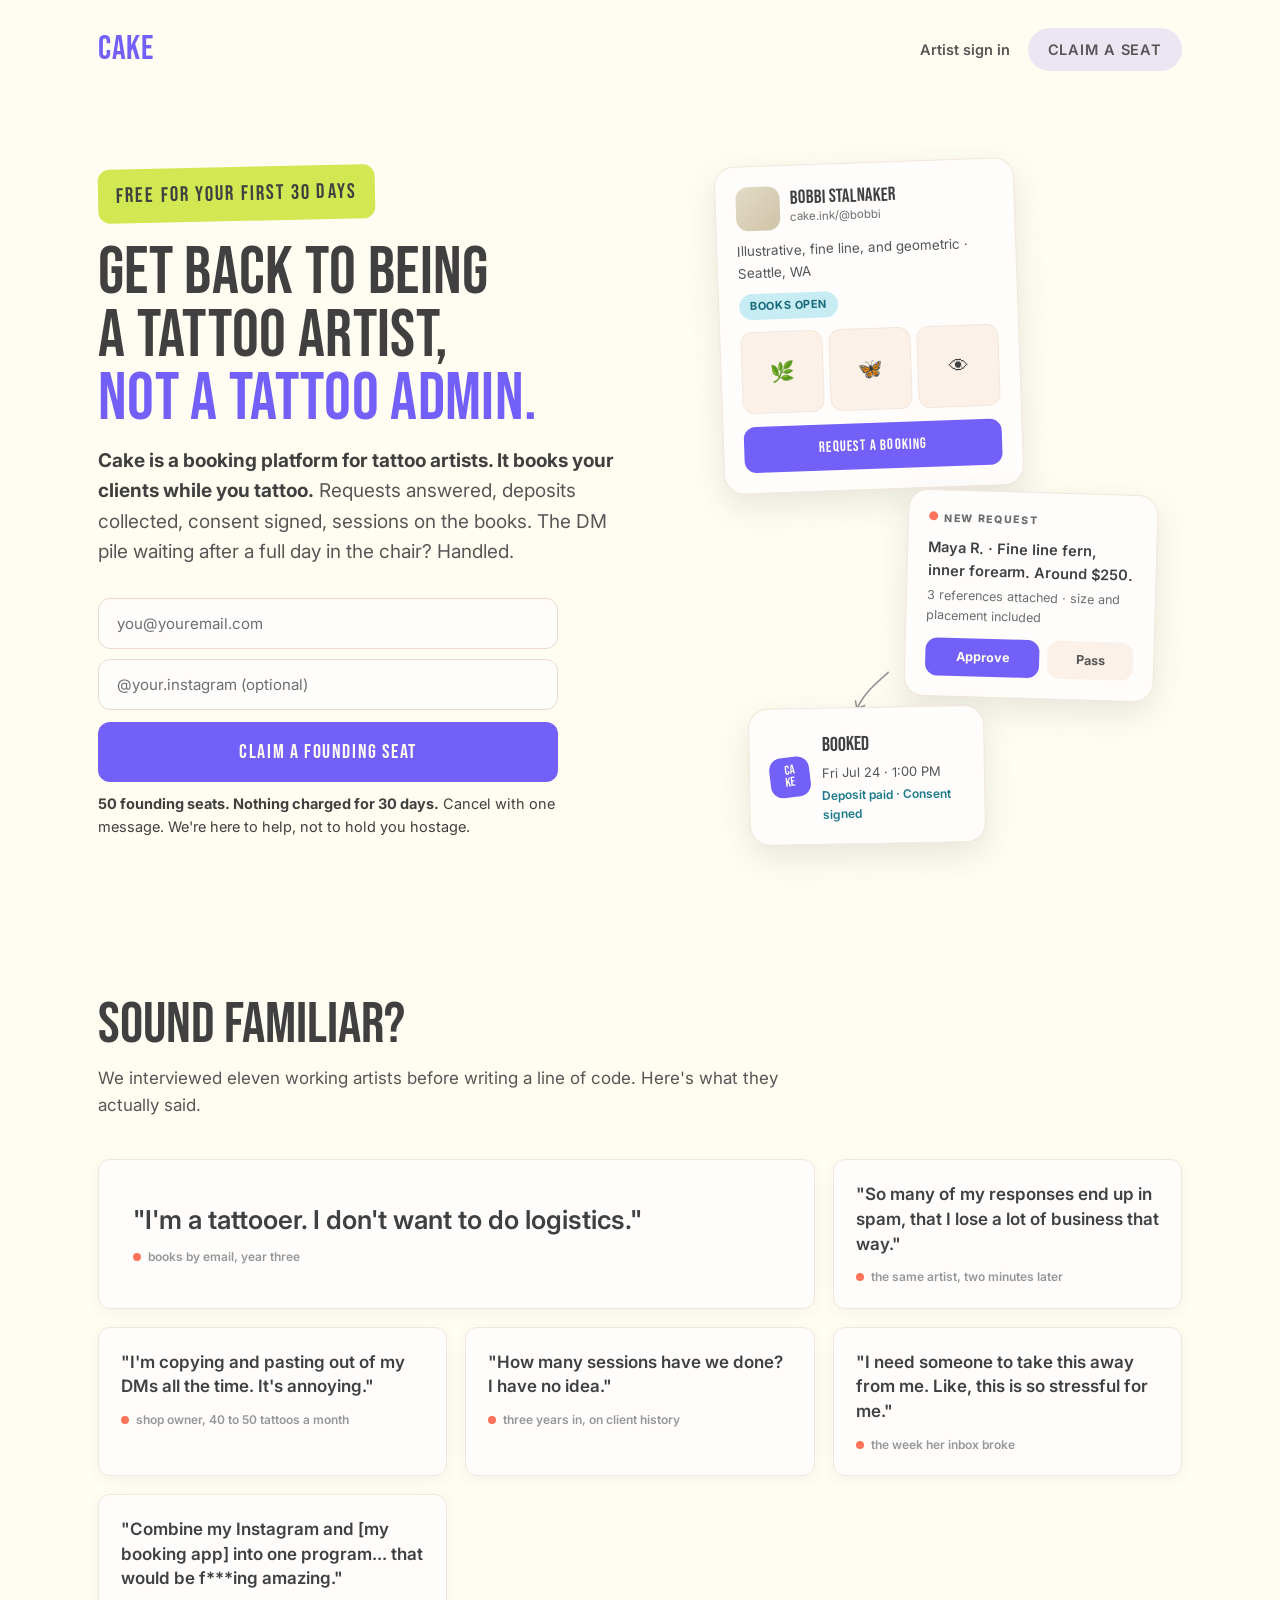
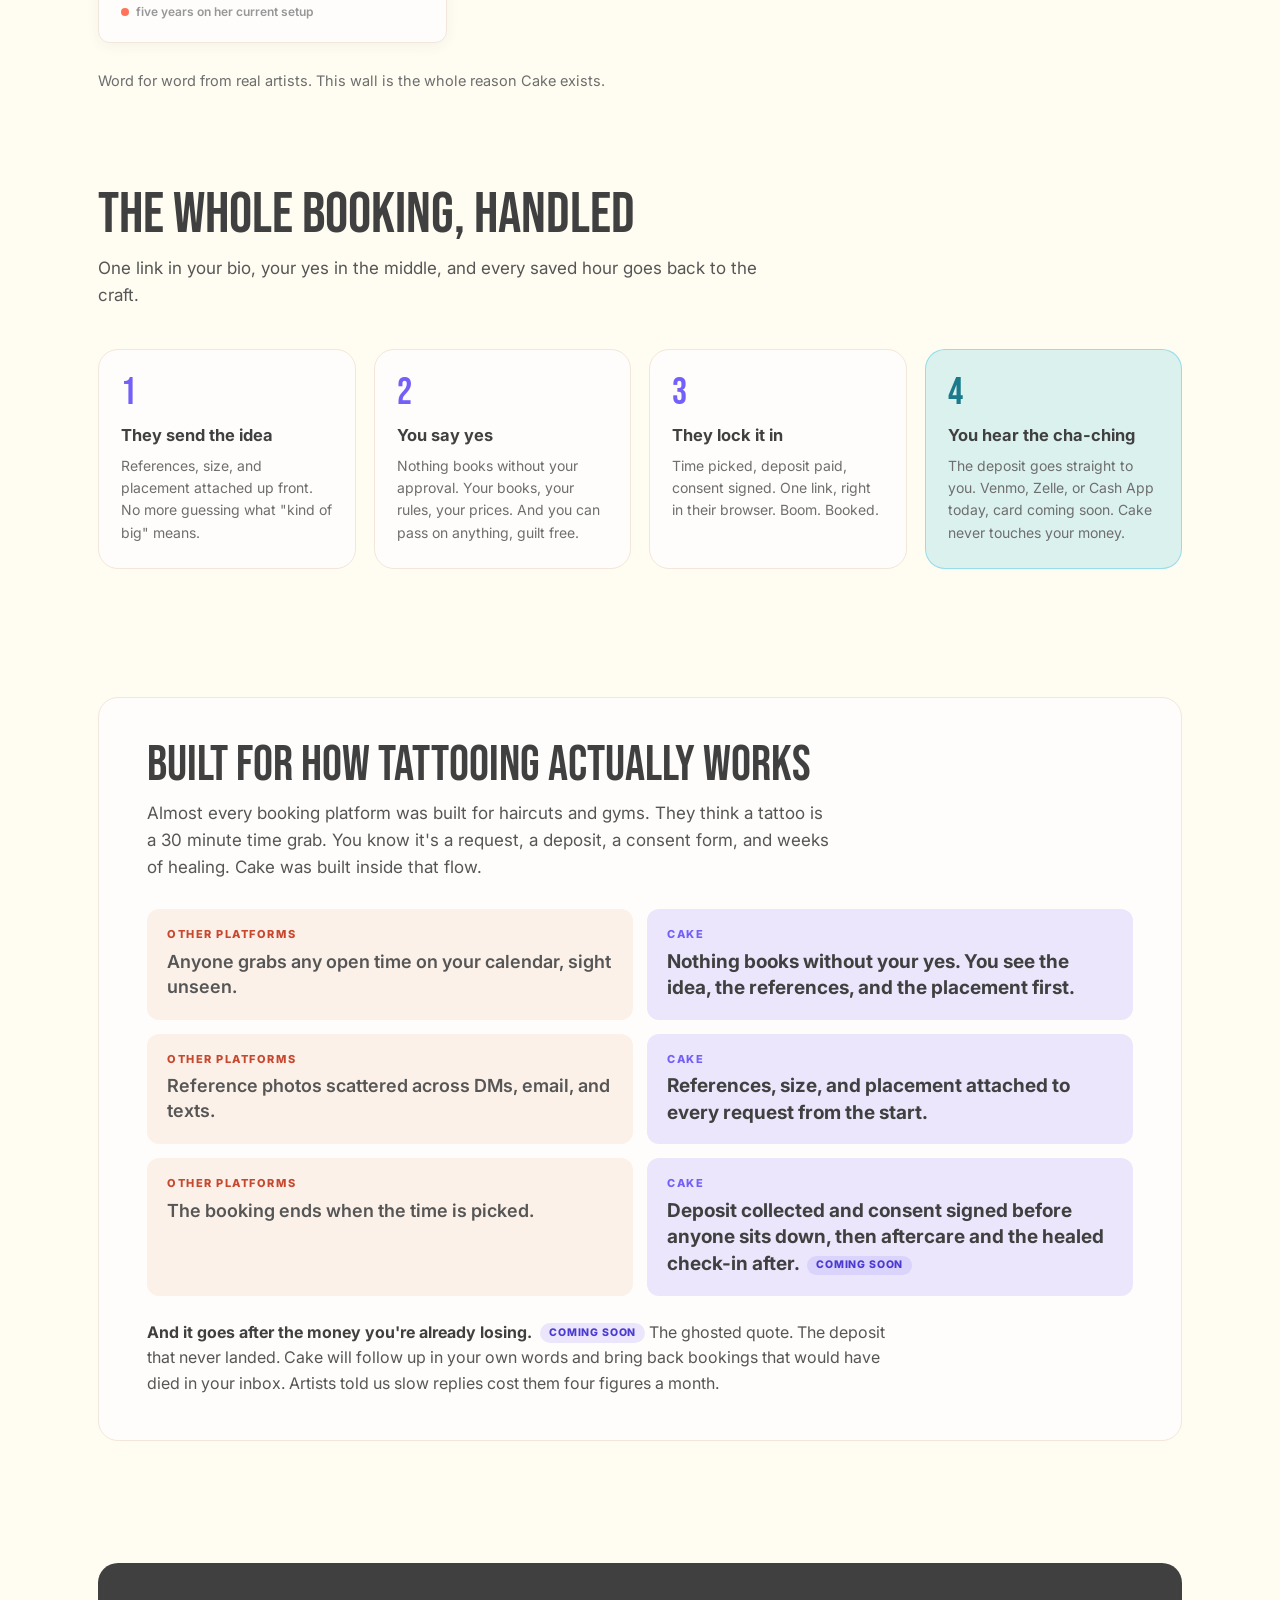
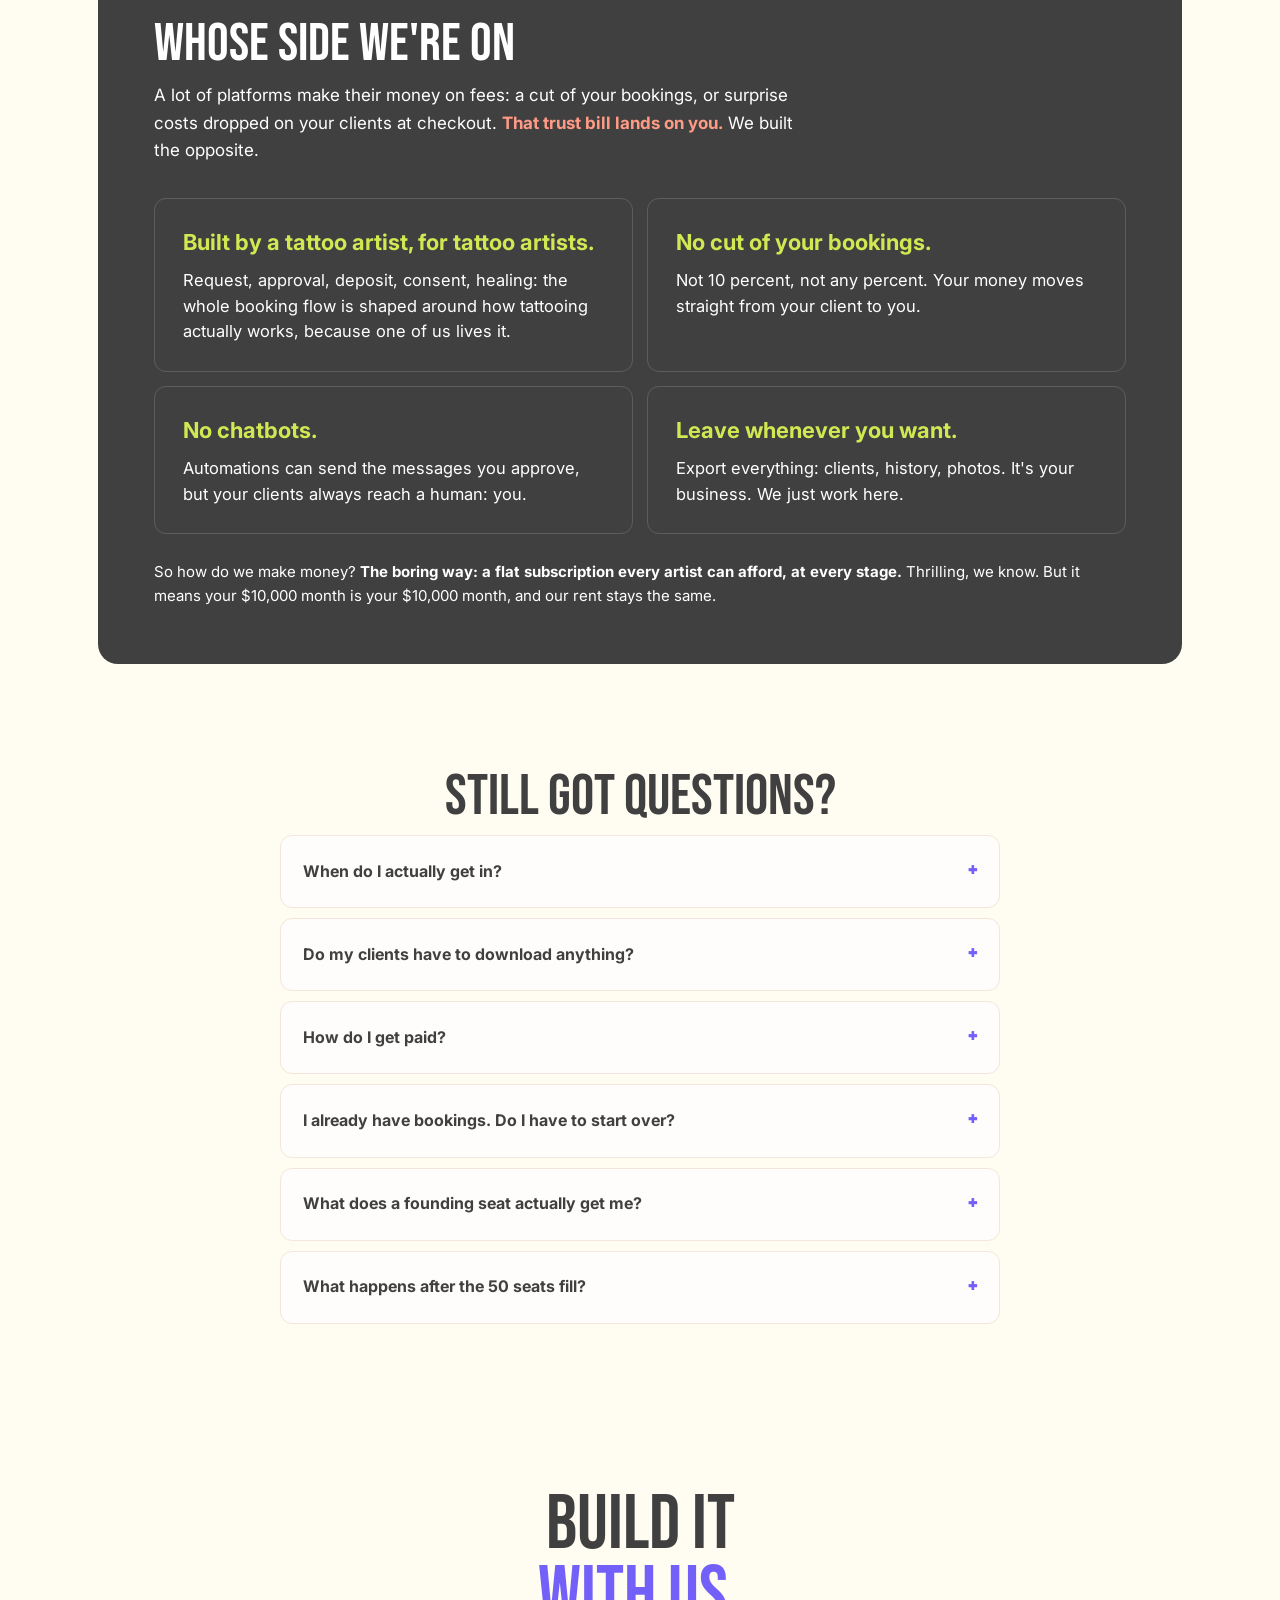
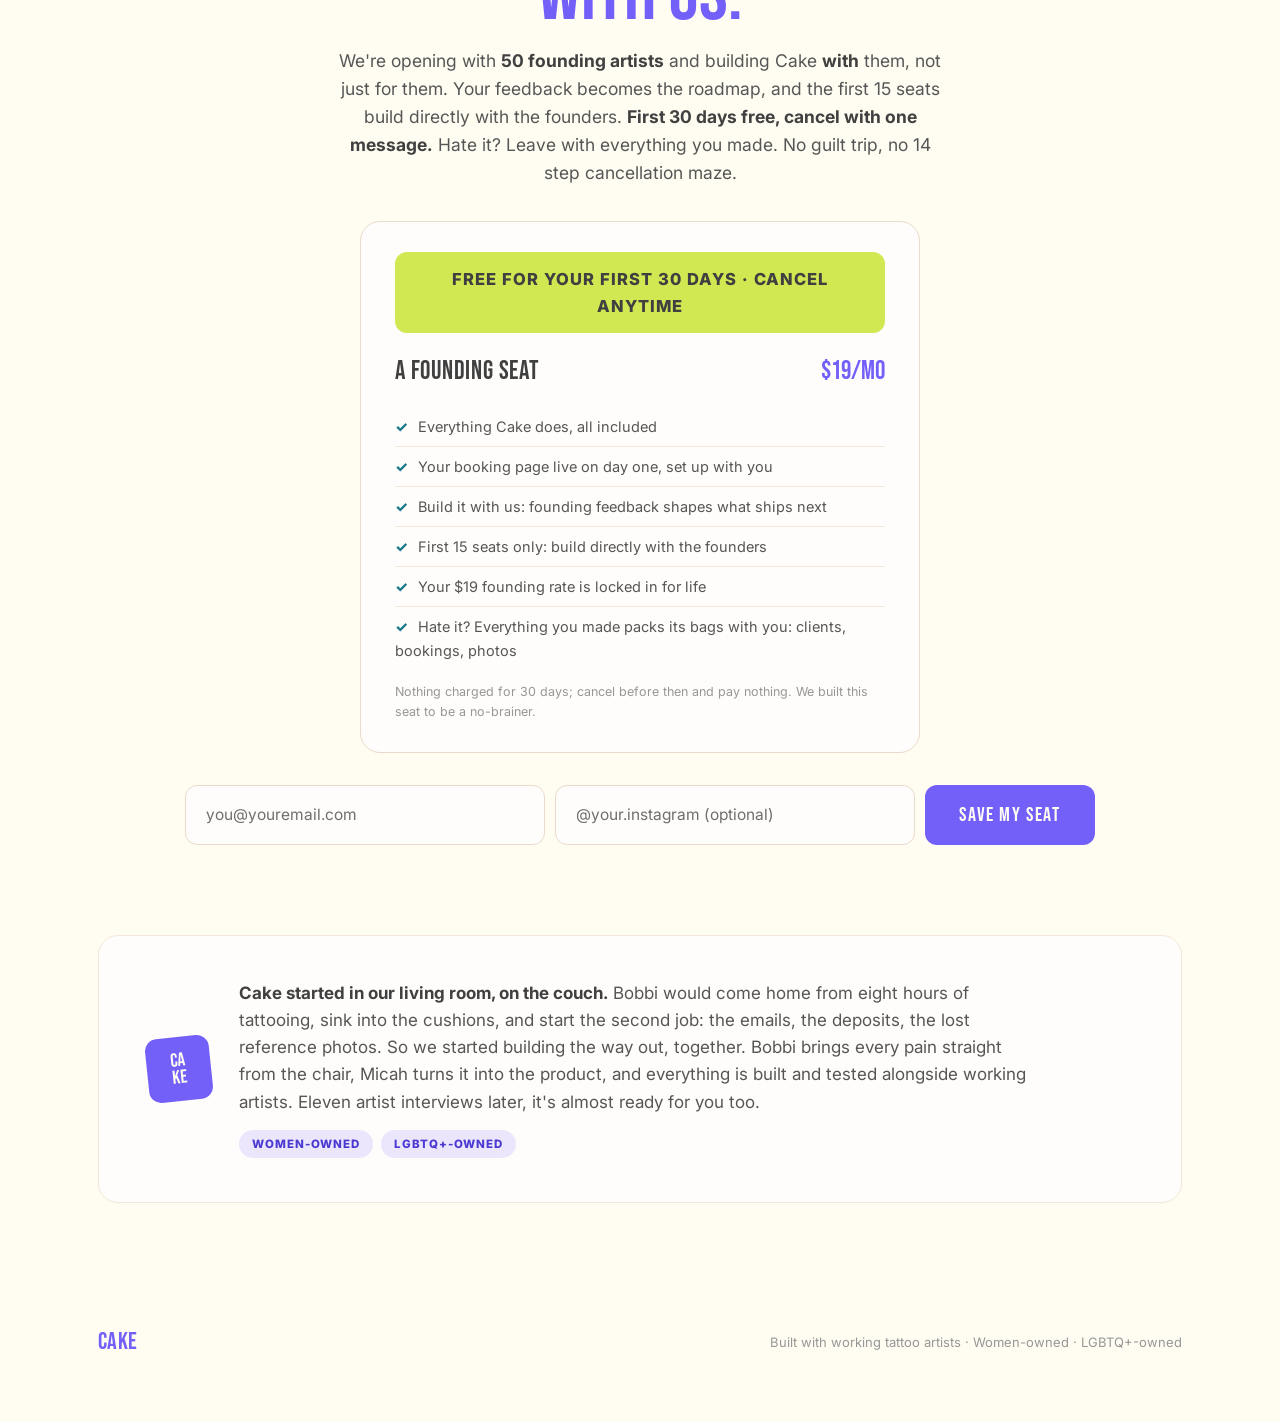
<file: waitlist-landing-sky.html>
<!doctype html>
<html lang="en">
<head>
<meta charset="utf-8">
<meta name="viewport" content="width=device-width, initial-scale=1">
<title>Cake · Landing (violet + lime + sky scheme)</title>
<meta name="description" content="Cake is a booking platform for tattoo artists. It answers requests, collects deposits, and gets consent forms signed while you tattoo. 50 founding seats at $19 a month.">
<meta property="og:title" content="Get back to being a tattoo artist, not a tattoo admin.">
<meta property="og:description" content="Cake books your clients while you tattoo. Requests, deposits, consent forms: handled. 50 founding seats.">
<meta property="og:image" content="https://cake-ink.github.io/design-previews/og-waitlist.png">
<meta property="og:type" content="website">
<meta name="twitter:card" content="summary_large_image">
<link rel="preconnect" href="https://fonts.googleapis.com">
<link rel="preconnect" href="https://fonts.gstatic.com" crossorigin>
<link href="https://fonts.googleapis.com/css2?family=Bebas+Neue&family=Inter:wght@400;500;600;700;800&display=swap" rel="stylesheet">
<style>
:root{
  --bg:#FFFCF1; --bg2:#F9EEE5; --card:#FFFDFB; --card2:#FBF1E9;
  --line:#EBD9CB; --line-soft:#F3E6DA;
  --ink:#404040; --ink2:#565656; --muted:#6E6E6E; --faint:#979797;
  --acc:#7360F9; --acc-wash:rgba(115,96,249,.14); --onacc:#FFFCF1; --mint:#85D8E8; --leaf:#D1E852; --coral:#FF735B; --sky:#85D8E8;
  --shadow:0 12px 32px rgba(64,64,64,.12);
  --disp:'Bebas Neue','Oswald',Impact,sans-serif;
  --sans:'Inter',-apple-system,system-ui,sans-serif;
  --ease:cubic-bezier(.16,1,.3,1);
}
*{box-sizing:border-box;margin:0;padding:0}
html{scroll-behavior:smooth}
body{font-family:var(--sans);background:var(--bg);color:var(--ink);font-size:16px;line-height:1.6;-webkit-font-smoothing:antialiased}
.wrap{max-width:1140px;margin:0 auto;padding:0 28px}

/* nav */
nav{display:flex;align-items:center;justify-content:space-between;padding:22px 0}
.logo{font-family:var(--disp);font-size:34px;color:var(--acc);letter-spacing:.02em}
.nav-r{display:flex;gap:18px;align-items:center}
.nav-r a{text-decoration:none;color:var(--ink2);font-size:14.5px;font-weight:600}
.nav-btn{background:var(--acc-wash);color:#4A3AD1;border-radius:999px;padding:10px 20px;font-size:13px;font-weight:700;letter-spacing:.06em}

/* hero */
.hero{display:grid;grid-template-columns:1.05fr .95fr;gap:48px;align-items:center;padding:64px 0 80px}
h1{font-family:var(--disp);font-size:clamp(42px,5.2vw,72px);line-height:.94;font-weight:400;letter-spacing:.005em}
h1 .p{color:var(--acc)}
.free-flag{display:inline-block;background:var(--leaf);color:var(--ink);border-radius:12px;padding:10px 18px;font-family:var(--disp);font-size:21px;letter-spacing:.1em;margin-bottom:22px;transform:rotate(-1.2deg)}
.hero .under{width:220px;height:16px;margin:18px 0 4px}
.hero .under path{stroke:var(--mint);stroke-width:5;fill:none;stroke-linecap:round}
.hero .lead{font-size:19px;color:var(--ink2);margin-top:16px;max-width:52ch}
.hero .lead b{color:var(--ink);font-weight:700}
.hero .how{font-size:15.5px;color:var(--muted);margin-top:14px;max-width:52ch}
.cta-row{display:flex;gap:18px;align-items:center;margin-top:30px;flex-wrap:wrap}
.btn{display:inline-block;background:var(--acc);color:var(--onacc);border:none;border-radius:12px;padding:18px 34px;font-family:var(--disp);font-size:20px;letter-spacing:.08em;cursor:pointer;text-decoration:none;transition:transform .15s ease}
.btn:hover{transform:translateY(-2px)}
.btn:focus-visible{outline:3px solid var(--ink);outline-offset:2px}
.cta-note{font-size:13.5px;color:var(--muted);max-width:26ch}
.cta-note b{color:var(--ink)}

.hero-form{margin-top:30px;max-width:460px}
.hf-row{display:flex;flex-direction:column;gap:10px;margin-bottom:12px}
.hero-form input{padding:15px 18px;border-radius:12px;border:1.5px solid var(--line);background:var(--card);font-family:var(--sans);font-size:15px;color:var(--ink);width:100%}
.hero-form input:focus{outline:none;border-color:var(--acc)}
.hero-form input::placeholder{color:var(--muted)}
.hero-form .btn{width:100%;text-align:center}

.sticky-cta{display:none}
@media (max-width:700px){
  .sticky-cta{display:block;position:fixed;left:0;right:0;bottom:0;z-index:80;padding:12px 16px calc(12px + env(safe-area-inset-bottom));background:var(--card);border-top:1px solid var(--line-soft);box-shadow:0 -8px 24px rgba(64,64,64,.12)}
  .sticky-cta a{display:block;background:var(--acc);color:var(--onacc);border-radius:12px;padding:15px;text-align:center;font-family:var(--disp);font-size:18px;letter-spacing:.08em;text-decoration:none}
  body{padding-bottom:76px}
}

/* offer block */
.offer{max-width:560px;margin:34px auto 0;background:var(--card);border:1.5px solid var(--line);border-radius:20px;padding:30px 34px;text-align:left}
.offer .ofree{background:var(--leaf);color:var(--ink);border-radius:12px;padding:14px 16px;font-size:16.5px;font-weight:800;letter-spacing:.06em;text-align:center;margin-bottom:18px}
.offer .oh{display:flex;justify-content:space-between;align-items:baseline;gap:12px;flex-wrap:wrap}
.offer .oh b{font-family:var(--disp);font-size:26px;font-weight:400;letter-spacing:.03em}
.offer .price{font-family:var(--disp);font-size:26px;color:var(--acc)}
.offer .price s{color:var(--faint);font-size:19px;margin-right:8px}
.offer ul{list-style:none;margin-top:14px}
.offer li{padding:8px 0;border-bottom:1px solid var(--line-soft);font-size:14.5px;color:var(--ink2)}
.offer li:last-child{border-bottom:none}
.offer li::before{content:"✓";color:#1B7A8C;font-weight:800;margin-right:10px}
.offer .after{margin-top:12px;font-size:12.5px;color:var(--faint)}

/* floating cards */
.stack{position:relative;min-height:680px}
.fc{position:absolute;background:var(--card);border:1px solid var(--line-soft);border-radius:20px;box-shadow:var(--shadow);padding:20px}
.fc1{width:300px;top:0;left:6%;transform:rotate(-2deg)}
.fc2{width:250px;top:330px;left:44%;transform:rotate(1.6deg);z-index:2}
.fc3{width:236px;top:545px;left:12%;transform:rotate(-1deg);z-index:3}
.fc .who{display:flex;gap:10px;align-items:center}
.fc .pfp{width:44px;height:44px;border-radius:12px;background:linear-gradient(135deg,#E4DCC8,#CFC3A8)}
.fc .nm{font-family:var(--disp);font-size:19px;line-height:1}
.fc .hd{font-size:11.5px;color:var(--muted)}
.fc .meta{font-size:13.5px;color:var(--ink2);margin-top:10px}
.pill{display:inline-block;background:rgba(133,216,232,.45);color:#16697A;border-radius:999px;padding:4px 11px;font-size:11px;font-weight:700;letter-spacing:.05em;margin-top:10px}
.mini-grid{display:grid;grid-template-columns:repeat(3,1fr);gap:6px;margin-top:12px}
.mini-grid div{aspect-ratio:1;border-radius:12px;background:var(--card2);border:1px solid var(--line-soft);display:flex;align-items:center;justify-content:center;font-size:20px}
.fc-btn{background:var(--acc);color:var(--onacc);border-radius:12px;text-align:center;font-family:var(--disp);font-size:15px;letter-spacing:.08em;padding:11px;margin-top:13px}
.k{font-size:10.5px;font-weight:800;letter-spacing:.16em;color:var(--muted)}
.fc2 .idea{font-size:14.5px;color:var(--ink);margin:8px 0 4px;font-weight:600}
.fc2 .sub{font-size:12.5px;color:var(--muted)}
.row2{display:flex;gap:8px;margin-top:12px}
.ap{flex:1;background:var(--acc);color:var(--onacc);border-radius:12px;text-align:center;font-size:12.5px;font-weight:700;padding:9px}
.ps{flex:.7;background:var(--card2);color:var(--ink2);border-radius:12px;text-align:center;font-size:12.5px;font-weight:700;padding:9px}
.fc3 .bk{font-family:var(--disp);font-size:20px}
.fc3 .dt{font-size:13px;color:var(--ink2);margin-top:2px}
.fc3 .st{font-size:12px;color:#1B7A8C;font-weight:600;margin-top:2px}
.slice{width:40px;height:40px;background:var(--acc);border-radius:12px;transform:rotate(-6deg);display:flex;align-items:center;justify-content:center;color:var(--onacc);font-family:var(--disp);font-size:13px;line-height:.9;text-align:center;flex:none}
.arrow{position:absolute;stroke:var(--faint);stroke-width:2;fill:none}

/* wall of pains */
.section{padding:76px 0}
.section h2{font-family:var(--disp);font-size:clamp(36px,4.6vw,58px);line-height:.94;font-weight:400}
.section .s-sub{color:var(--ink2);margin-top:12px;max-width:62ch;font-size:17px}
.wall{display:grid;grid-template-columns:repeat(3,1fr);gap:18px;margin-top:40px}
.note{background:var(--card);border:1px solid var(--line-soft);border-radius:12px;padding:22px;box-shadow:0 3px 14px rgba(64,64,64,.05);font-size:17px;font-weight:600;line-height:1.45;color:var(--ink)}
.note span{display:block;font-size:12px;font-weight:600;color:var(--faint);margin-top:12px}
.note span::before{content:"";display:inline-block;width:8px;height:8px;border-radius:50%;background:var(--coral);margin-right:7px;vertical-align:0px}
.wall .note:first-child{grid-column:span 2;font-size:26px;line-height:1.35;padding:30px 34px;display:flex;flex-direction:column;justify-content:center}
@media (max-width:600px){.wall .note:first-child{grid-column:auto;font-size:21px}}
.wall-cap{margin-top:26px;color:var(--muted);font-size:14.5px}

/* how it works */
.steps{display:grid;grid-template-columns:repeat(4,1fr);gap:18px;margin-top:40px}
.stp{background:var(--card);border:1px solid var(--line-soft);border-radius:20px;padding:24px 22px}
.stp .n{font-family:var(--disp);font-size:38px;color:var(--acc);line-height:1}
.stp h3{font-size:16.5px;font-weight:700;margin-top:10px}
.stp p{font-size:14px;color:var(--muted);margin-top:6px}

.soon{display:inline-block;background:var(--acc-wash);color:#4A3AD1;border-radius:999px;padding:2px 9px;font-size:10.5px;font-weight:800;letter-spacing:.08em;vertical-align:2px;margin-left:4px}
/* why */
.why{background:var(--card);border:1px solid var(--line-soft);border-radius:20px;padding:44px 48px;margin-top:26px}
.why h2{font-family:var(--disp);font-size:clamp(32px,4vw,50px);font-weight:400;line-height:.95}
.why .s-sub{margin-top:10px}
.vs{margin-top:28px;display:flex;flex-direction:column;gap:14px}
.vs .vrow{display:grid;grid-template-columns:1fr 1fr;gap:14px}
.vs .them{background:var(--card2);border-radius:12px;padding:18px 20px;color:var(--ink2);font-size:18px;font-weight:600;line-height:1.4}
.vs .them::before{content:"OTHER PLATFORMS";display:block;font-size:11px;font-weight:800;letter-spacing:.14em;color:#C8482F;margin-bottom:6px}
.vs .us{background:var(--acc-wash);border-radius:12px;padding:18px 20px;color:var(--ink);font-size:19px;font-weight:700;line-height:1.4}
.vs .us::before{content:"CAKE";display:block;font-size:11px;font-weight:800;letter-spacing:.14em;color:var(--acc);margin-bottom:6px}
.recover{margin-top:24px;font-size:16px;color:var(--ink2);max-width:74ch}
.recover b{color:var(--ink)}
@media (max-width:700px){.why{padding:30px 24px}.vs .vrow{grid-template-columns:1fr;gap:10px}.vs .vrow .them::before,.vs .vrow .us::before{display:block !important}}

/* promises */
.dark{background:var(--ink);color:var(--bg);border-radius:20px;padding:56px;margin-top:20px}
.dark h2{font-family:var(--disp);font-size:clamp(34px,4.2vw,54px);font-weight:400;line-height:.95;color:#FFFFFF}
.dark .s-sub{color:#FFFFFF;margin-top:12px;max-width:60ch}
.proms{display:grid;grid-template-columns:repeat(2,1fr);gap:14px;margin-top:34px}
.prom{border:1px solid rgba(255,243,235,.16);border-radius:12px;padding:26px 28px}
.prom b{font-size:22px;display:block;color:var(--leaf)}
.prom p{font-size:16.5px;color:#FFFFFF;margin-top:8px;line-height:1.55}
.boring{margin-top:26px;font-size:15px;color:#FFFFFF}
.boring b{color:#FFFFFF}

.thanks{background:var(--card);border:1.5px solid #85D8E8;border-radius:20px;padding:26px;text-align:center}
.thanks .th-big{font-family:var(--disp);font-size:30px;letter-spacing:.04em}
.thanks p{color:var(--ink2);font-size:14.5px;margin:8px auto 16px;max-width:38ch}
.thanks .btn{font-size:16px;padding:13px 26px}

/* faq */
.faq{max-width:720px;margin:0 auto}
.faq details{background:var(--card);border:1px solid var(--line-soft);border-radius:12px;padding:0;margin-top:10px;overflow:hidden}
.faq summary{cursor:pointer;list-style:none;padding:18px 22px;font-size:16px;font-weight:700;display:flex;justify-content:space-between;align-items:center;gap:14px}
.faq summary::-webkit-details-marker{display:none}
.faq summary::after{content:"+";font-family:var(--disp);font-size:22px;color:var(--acc);flex:none}
.faq details[open] summary::after{content:"–";color:#1B7A8C}
.faq details p{padding:0 22px 18px;color:var(--ink2);font-size:14.5px}

/* waitlist */
.wait{padding:90px 0;text-align:center}
.wait h2{font-family:var(--disp);font-size:clamp(44px,6vw,84px);line-height:.92;font-weight:400}
.wait h2 .p{color:var(--acc)}
.wait .s-sub{margin:16px auto 0;max-width:56ch;color:var(--ink2);font-size:17.5px}
.wait .s-sub b{color:var(--ink)}
.form{display:flex;gap:10px;justify-content:center;margin-top:32px;flex-wrap:wrap}
.form input{
  width:min(360px,90vw);padding:17px 20px;border-radius:12px;border:1.5px solid var(--line);
  background:var(--card);font-family:var(--sans);font-size:15.5px;color:var(--ink);
}
.form input:focus{outline:none;border-color:var(--acc)}
.form input::placeholder{color:var(--muted)}
.tiny{margin-top:14px;font-size:13px;color:var(--faint)}

/* origin */
.origin{background:var(--card);border:1px solid var(--line-soft);border-radius:20px;padding:44px 48px;display:grid;grid-template-columns:auto 1fr;gap:28px;align-items:center}
.origin .slice{width:64px;height:64px;font-size:19px;border-radius:12px}
.origin p{font-size:17px;color:var(--ink2);max-width:72ch}
.owned{display:flex;gap:8px;margin-top:14px;flex-wrap:wrap}
.owned span{background:var(--acc-wash);color:#4A3AD1;border-radius:999px;padding:5px 13px;font-size:11.5px;font-weight:800;letter-spacing:.08em}
.origin p b{color:var(--ink)}

footer{padding:44px 0 60px;display:flex;justify-content:space-between;align-items:center;color:var(--faint);font-size:13px}
footer .logo{font-size:24px}

@media (max-width:960px){
  .hero{grid-template-columns:1fr;padding-top:36px}
  .stack{min-height:720px;max-width:480px;margin:0 auto;width:100%}
  .wall{grid-template-columns:1fr 1fr}
  .steps{grid-template-columns:1fr 1fr}
  .proms{grid-template-columns:1fr}
  .dark{padding:36px 28px}
  .origin{grid-template-columns:1fr;text-align:left}
}
@media (max-width:600px){
  .wall{grid-template-columns:1fr}
  .steps{grid-template-columns:1fr}
  .fc1{left:0}.fc2{left:28%}.fc3{left:6%}
}
@media (prefers-reduced-motion:reduce){*{transition:none !important;animation:none !important}}
</style>
</head>
<body>
<div class="wrap">

<nav>
  <div class="logo">CAKE</div>
  <div class="nav-r">
    <a href="#">Artist sign in</a>
    <a class="nav-btn" href="#waitlist">CLAIM A SEAT</a>
  </div>
</nav>

<section class="hero">
  <div>
    <div class="free-flag">FREE FOR YOUR FIRST 30 DAYS</div>
    <h1>GET BACK TO BEING<br>A TATTOO ARTIST,<br><span class="p">NOT A TATTOO ADMIN.</span></h1>
    <p class="lead"><b>Cake is a booking platform for tattoo artists. It books your clients while you tattoo.</b> Requests answered, deposits collected, consent signed, sessions on the books. The DM pile waiting after a full day in the chair? Handled.</p>
    <form class="hero-form" onsubmit="showThanks(event, this)">
      <div class="hf-row">
        <input type="email" required placeholder="you@youremail.com" aria-label="Email address">
        <input type="text" placeholder="@your.instagram (optional)" aria-label="Instagram handle, optional">
      </div>
      <button class="btn" type="submit">CLAIM A FOUNDING SEAT</button>
      <div class="cta-note" style="max-width:none;margin-top:10px;font-size:14.5px;color:var(--ink)"><b>50 founding seats. Nothing charged for 30 days.</b> Cancel with one message. We're here to help, not to hold you hostage.</div>
    </form>
  </div>

  <div class="stack" aria-hidden="true">
    <svg class="arrow" style="top:255px;left:55%;width:60px;height:60px" viewBox="0 0 60 60"><path d="M8 6 C 30 18, 44 30, 50 50"/><path d="M42 44 L 50 50 L 52 40"/></svg>
    <svg class="arrow" style="top:505px;left:32%;width:50px;height:50px" viewBox="0 0 60 60"><path d="M50 6 C 34 20, 20 32, 12 50"/><path d="M10 40 L 12 50 L 22 46"/></svg>
    <div class="fc fc1">
      <div class="who">
        <div class="pfp"></div>
        <div><div class="nm">BOBBI STALNAKER</div><div class="hd">cake.ink/@bobbi</div></div>
      </div>
      <div class="meta">Illustrative, fine line, and geometric · Seattle, WA</div>
      <span class="pill">BOOKS OPEN</span>
      <div class="mini-grid"><div>🌿</div><div>🦋</div><div>👁</div></div>
      <div class="fc-btn">REQUEST A BOOKING</div>
    </div>
    <div class="fc fc2">
      <div class="k"><span style="display:inline-block;width:9px;height:9px;border-radius:50%;background:var(--coral);margin-right:6px;vertical-align:1px"></span>NEW REQUEST</div>
      <div class="idea">Maya R. · Fine line fern, inner forearm. Around $250.</div>
      <div class="sub">3 references attached · size and placement included</div>
      <div class="row2"><div class="ap">Approve</div><div class="ps">Pass</div></div>
    </div>
    <div class="fc fc3">
      <div style="display:flex;gap:12px;align-items:center">
        <div class="slice">CA<br>KE</div>
        <div>
          <div class="bk">BOOKED</div>
          <div class="dt">Fri Jul 24 · 1:00 PM</div>
          <div class="st">Deposit paid · Consent signed</div>
        </div>
      </div>
    </div>
  </div>
</section>

<section class="section">
  <h2>SOUND FAMILIAR?</h2>
  <p class="s-sub">We interviewed eleven working artists before writing a line of code. Here's what they actually said.</p>
  <div class="wall">
    <div class="note">"I'm a tattooer. I don't want to do logistics."<span>books by email, year three</span></div>
    <div class="note">"So many of my responses end up in spam, that I lose a lot of business that way."<span>the same artist, two minutes later</span></div>
    <div class="note">"I'm copying and pasting out of my DMs all the time. It's annoying."<span>shop owner, 40 to 50 tattoos a month</span></div>
    <div class="note">"How many sessions have we done? I have no idea."<span>three years in, on client history</span></div>
    <div class="note">"I need someone to take this away from me. Like, this is so stressful for me."<span>the week her inbox broke</span></div>
    <div class="note">"Combine my Instagram and [my booking app] into one program... that would be f***ing amazing."<span>five years on her current setup</span></div>
  </div>
  <p class="wall-cap">Word for word from real artists. This wall is the whole reason Cake exists.</p>
</section>

<section class="section" style="padding-top:20px">
  <h2>THE WHOLE BOOKING, HANDLED</h2>
  <p class="s-sub">One link in your bio, your yes in the middle, and every saved hour goes back to the craft.</p>
  <div class="steps">
    <div class="stp"><div class="n">1</div><h3>They send the idea</h3><p>References, size, and placement attached up front. No more guessing what "kind of big" means.</p></div>
    <div class="stp"><div class="n">2</div><h3>You say yes</h3><p>Nothing books without your approval. Your books, your rules, your prices. And you can pass on anything, guilt free.</p></div>
    <div class="stp"><div class="n">3</div><h3>They lock it in</h3><p>Time picked, deposit paid, consent signed. One link, right in their browser. Boom. Booked.</p></div>
    <div class="stp" style="background:rgba(133,216,232,.3);border-color:rgba(133,216,232,.8)"><div class="n" style="color:#1B7A8C">4</div><h3>You hear the cha-ching</h3><p>The deposit goes straight to you. Venmo, Zelle, or Cash App today, card coming soon. Cake never touches your money.</p></div>
  </div>
</section>

<section class="section" style="padding-top:26px">
  <div class="why">
    <h2>BUILT FOR HOW TATTOOING ACTUALLY WORKS</h2>
    <p class="s-sub">Almost every booking platform was built for haircuts and gyms. They think a tattoo is a 30 minute time grab. You know it's a request, a deposit, a consent form, and weeks of healing. Cake was built inside that flow.</p>
    <div class="vs">
      <div class="vrow">
        <div class="them">Anyone grabs any open time on your calendar, sight unseen.</div>
        <div class="us">Nothing books without your yes. You see the idea, the references, and the placement first.</div>
      </div>
      <div class="vrow">
        <div class="them">Reference photos scattered across DMs, email, and texts.</div>
        <div class="us">References, size, and placement attached to every request from the start.</div>
      </div>
      <div class="vrow">
        <div class="them">The booking ends when the time is picked.</div>
        <div class="us">Deposit collected and consent signed before anyone sits down, then aftercare and the healed check-in after. <span class="soon">COMING SOON</span></div>
      </div>
    </div>
    <p class="recover"><b>And it goes after the money you're already losing.</b> <span class="soon">COMING SOON</span> The ghosted quote. The deposit that never landed. Cake will follow up in your own words and bring back bookings that would have died in your inbox. Artists told us slow replies cost them four figures a month.</p>
  </div>
</section>

<section class="section" style="padding-top:26px">
  <div class="dark">
    <h2>WHOSE SIDE WE'RE ON</h2>
    <p class="s-sub">A lot of platforms make their money on fees: a cut of your bookings, or surprise costs dropped on your clients at checkout. <b style="color:#FF9B85">That trust bill lands on you.</b> We built the opposite.</p>
    <div class="proms">
      <div class="prom"><b>Built by a tattoo artist, for tattoo artists.</b><p>Request, approval, deposit, consent, healing: the whole booking flow is shaped around how tattooing actually works, because one of us lives it.</p></div>
      <div class="prom"><b>No cut of your bookings.</b><p>Not 10 percent, not any percent. Your money moves straight from your client to you.</p></div>
      <div class="prom"><b>No chatbots.</b><p>Automations can send the messages you approve, but your clients always reach a human: you.</p></div>
      <div class="prom"><b>Leave whenever you want.</b><p>Export everything: clients, history, photos. It's your business. We just work here.</p></div>
    </div>
    <p class="boring">So how do we make money? <b>The boring way: a flat subscription every artist can afford, at every stage.</b> Thrilling, we know. But it means your $10,000 month is your $10,000 month, and our rent stays the same.</p>
  </div>
</section>

<section class="section" style="padding-top:30px">
  <h2 style="text-align:center">STILL GOT QUESTIONS?</h2>
  <div class="faq">
    <details>
      <summary>When do I actually get in?</summary>
      <p>We're onboarding the founding 50 in small waves, in waitlist order. The earlier you claim a seat, the earlier your page goes live. You'll get one email when it's your turn, and we set your page up with you.</p>
    </details>
    <details>
      <summary>Do my clients have to download anything?</summary>
      <p>Nope. Your clients tap one link, and everything happens right in their browser: the request, the deposit, the consent form. No app, no account, no "what's your login again?"</p>
    </details>
    <details>
      <summary>How do I get paid?</summary>
      <p>Venmo, Zelle, or Cash App today, card coming soon. Deposits go straight from your client to you. Cake never touches your money and takes no cut.</p>
    </details>
    <details>
      <summary>I already have bookings. Do I have to start over?</summary>
      <p>No retyping, promise. Connect your Google Calendar and your booked work comes in with you. You confirm what's a session, and your schedule shows up already full.</p>
    </details>
    <details>
      <summary>What does a founding seat actually get me?</summary>
      <p>Everything Cake does, your first 30 days free, the founding rate locked in for life, and a real say in what we build next. The first 15 seats work directly with the founders.</p>
    </details>
    <details>
      <summary>What happens after the 50 seats fill?</summary>
      <p>The waitlist stays open, but the founding rate and the founding perks are for the first 50 only. That's the whole point of claiming early.</p>
    </details>
  </div>
</section>

<section class="wait" id="waitlist">
  <h2>BUILD IT<br><span class="p">WITH US.</span></h2>
  <p class="s-sub">We're opening with <b>50 founding artists</b> and building Cake <b>with</b> them, not just for them. Your feedback becomes the roadmap, and the first 15 seats build directly with the founders. <b>First 30 days free, cancel with one message.</b> Hate it? Leave with everything you made. No guilt trip, no 14 step cancellation maze.</p>
  <div class="offer">
    <div class="ofree">FREE FOR YOUR FIRST 30 DAYS · CANCEL ANYTIME</div>
    <div class="oh"><b>A FOUNDING SEAT</b><span class="price">$19/mo</span></div>
    <ul>
      <li>Everything Cake does, all included</li>
      <li>Your booking page live on day one, set up with you</li>
      <li>Build it with us: founding feedback shapes what ships next</li>
      <li>First 15 seats only: build directly with the founders</li>
      <li>Your $19 founding rate is locked in for life</li>
      <li>Hate it? Everything you made packs its bags with you: clients, bookings, photos</li>
    </ul>
    <div class="after">Nothing charged for 30 days; cancel before then and pay nothing. We built this seat to be a no-brainer.</div>
  </div>
  <form class="form" onsubmit="showThanks(event, this)">
    <input type="email" required placeholder="you@youremail.com" aria-label="Email address">
    <input type="text" placeholder="@your.instagram (optional)" aria-label="Instagram handle, optional">
    <button class="btn" type="submit">SAVE MY SEAT</button>
  </form>
</section>

<section class="section" style="padding-top:0">
  <div class="origin">
    <div class="slice">CA<br>KE</div>
    <div><p><b>Cake started in our living room, on the couch.</b> Bobbi would come home from eight hours of tattooing, sink into the cushions, and start the second job: the emails, the deposits, the lost reference photos. So we started building the way out, together. Bobbi brings every pain straight from the chair, Micah turns it into the product, and everything is built and tested alongside working artists. Eleven artist interviews later, it's almost ready for you too.</p>
      <div class="owned"><span>WOMEN-OWNED</span><span>LGBTQ+-OWNED</span></div></div>
  </div>
</section>

<footer>
  <div class="logo">CAKE</div>
  <div>Built with working tattoo artists · Women-owned · LGBTQ+-owned</div>
</footer>

</div>
<script>
function showThanks(e, form){
  e.preventDefault();
  var wrap = document.createElement('div');
  wrap.className = 'thanks';
  wrap.innerHTML = '<div class="th-big">YOU\'RE IN. TALK SOON.</div>' +
    '<p>Know two artists drowning in their DMs? Send them this page. Seats go in waitlist order.</p>' +
    '<button class="btn" type="button">COPY THE LINK</button>';
  wrap.querySelector('button').addEventListener('click', function(){
    var b = this;
    (navigator.clipboard ? navigator.clipboard.writeText(location.href) : Promise.reject())
      .then(function(){ b.textContent = 'COPIED. GO BE A HERO.'; })
      .catch(function(){ b.textContent = location.host + location.pathname; });
  });
  form.replaceWith(wrap);
}
</script>
<div class="sticky-cta"><a href="#waitlist">CLAIM A FOUNDING SEAT · FREE FOR 30 DAYS</a></div>
</body>
</html>
</file>
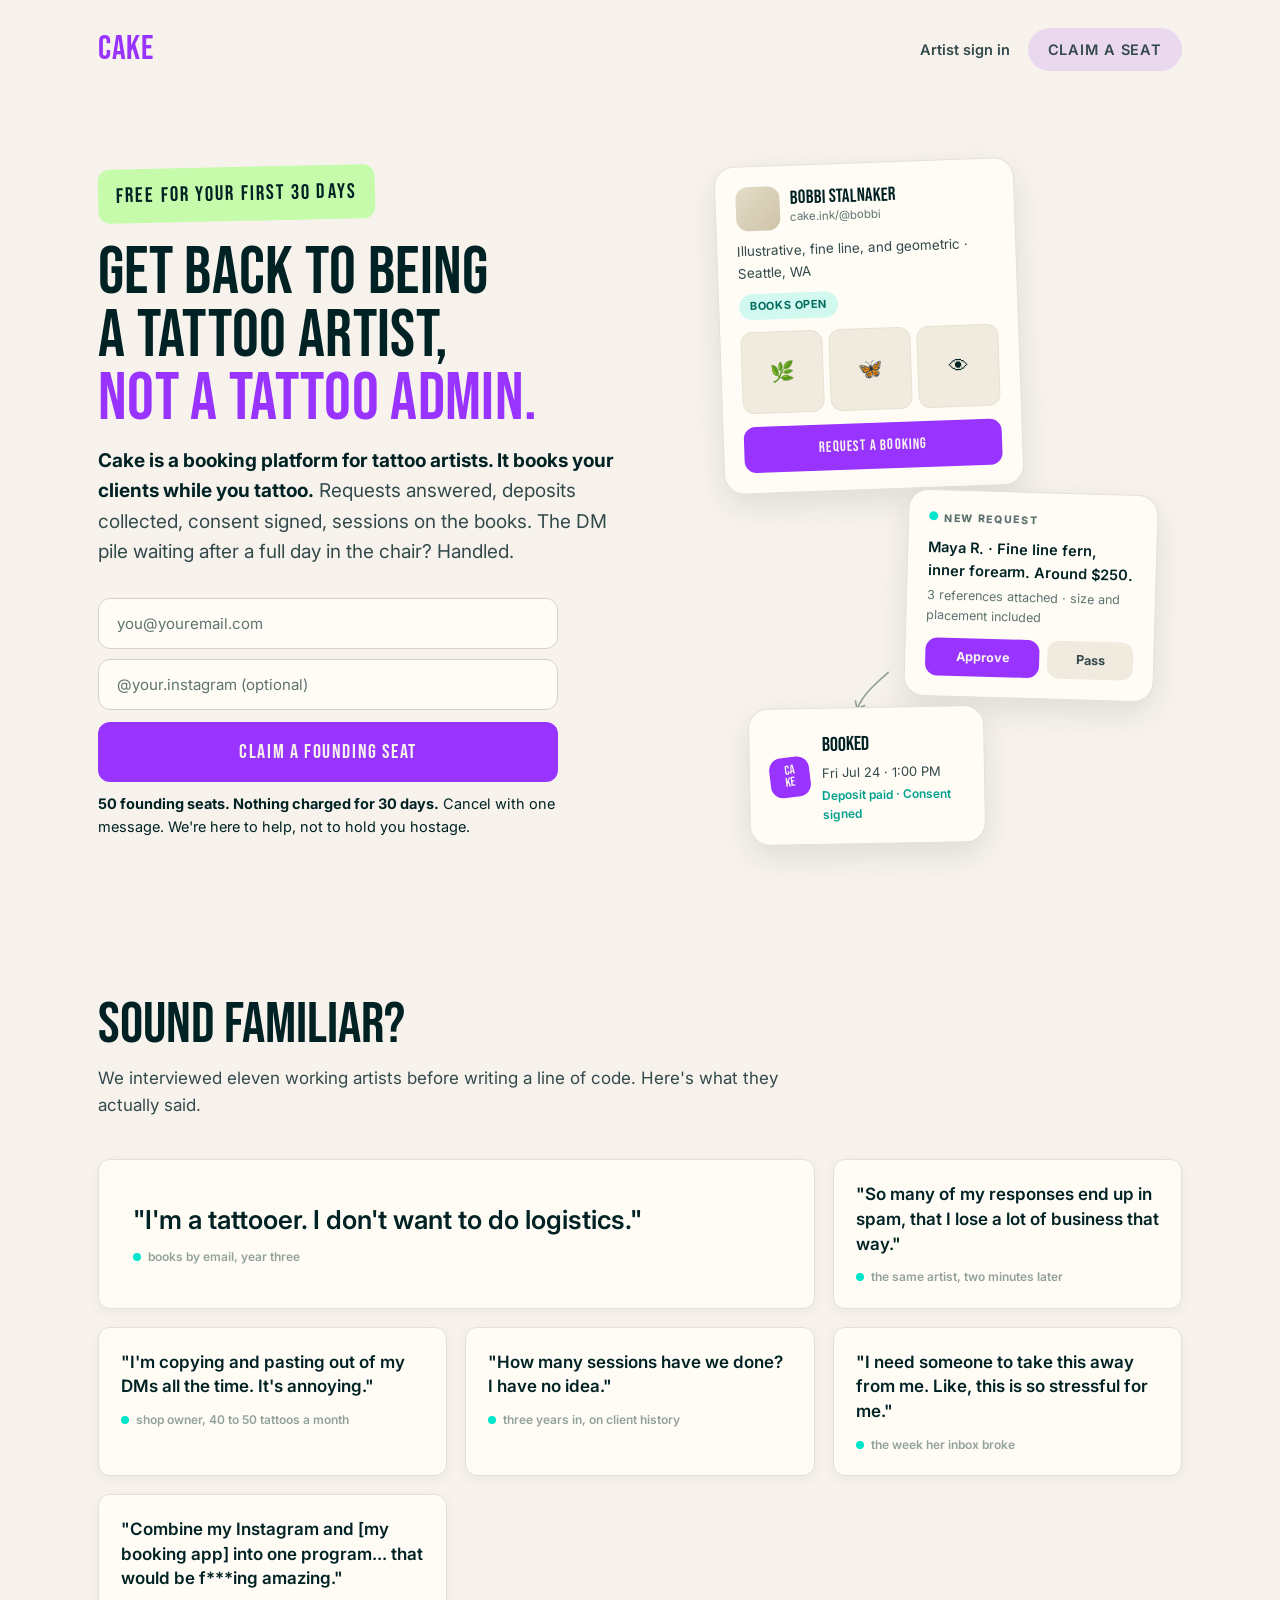
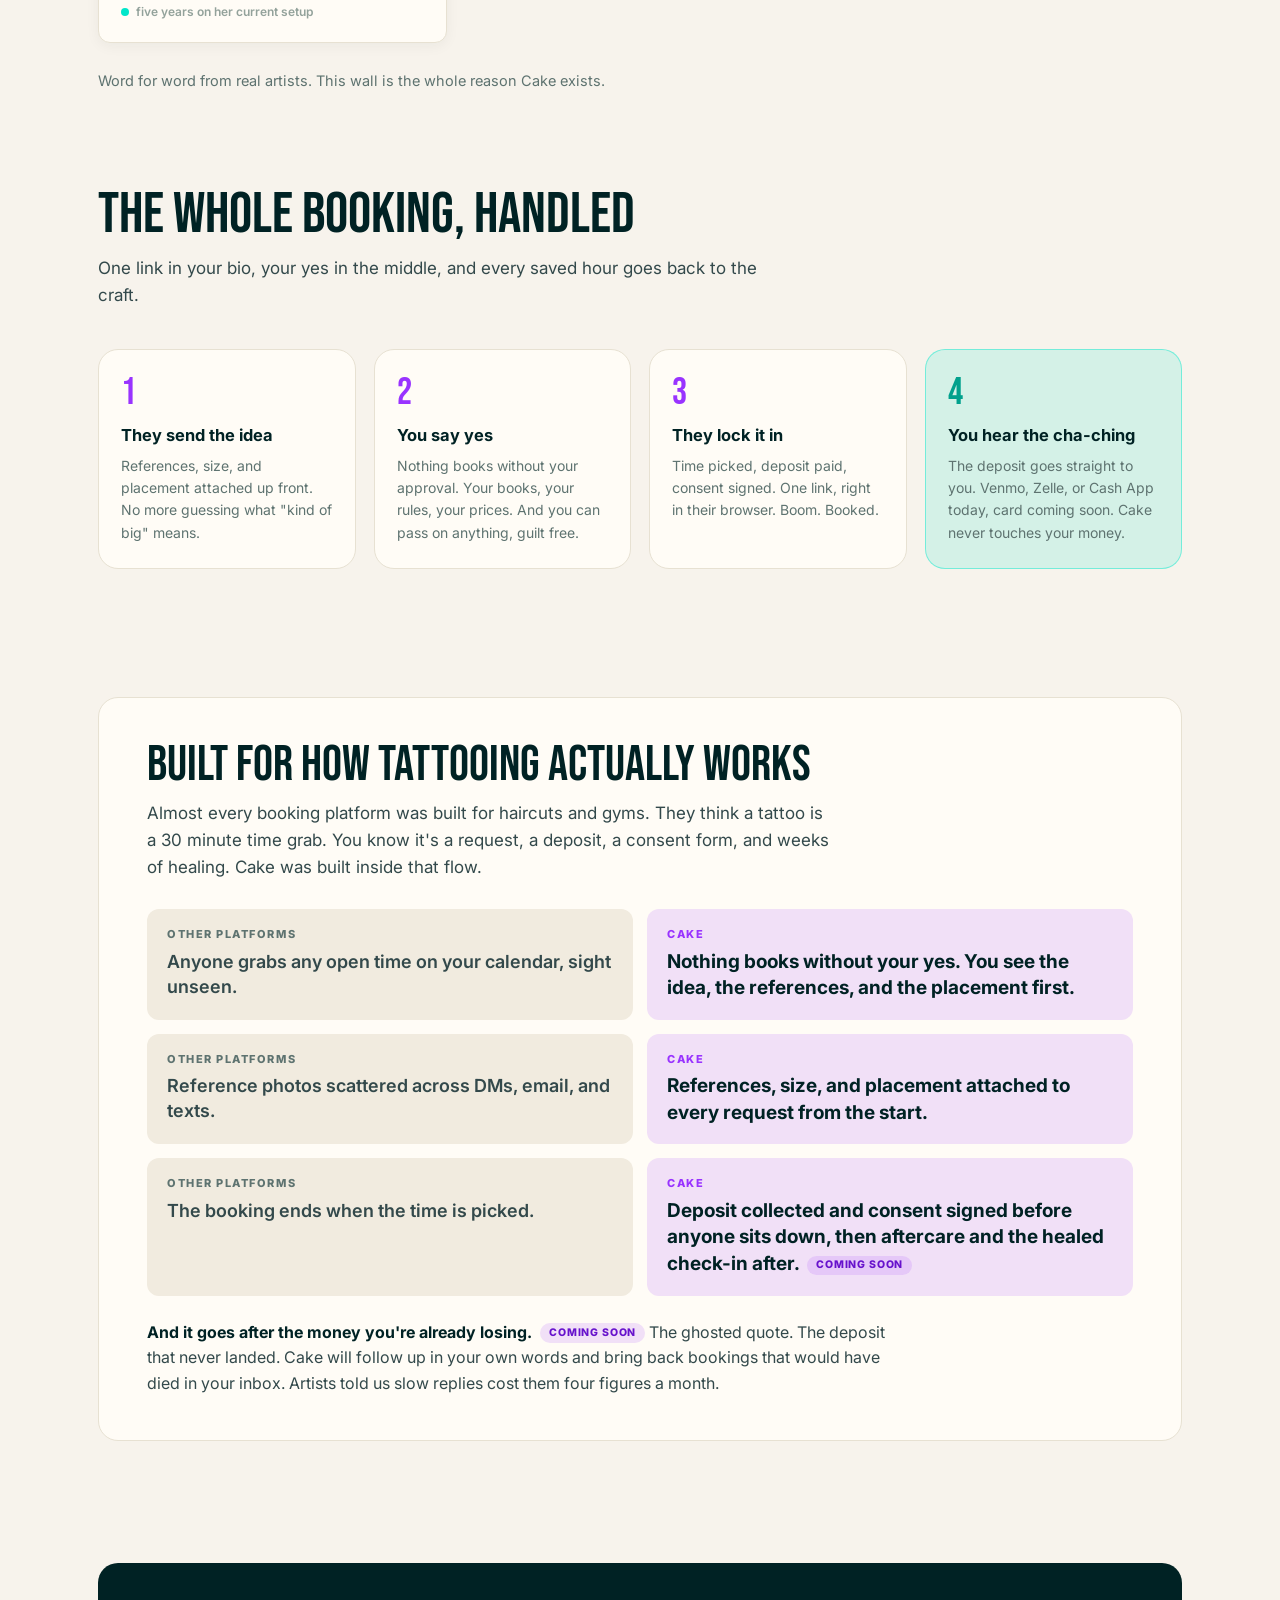
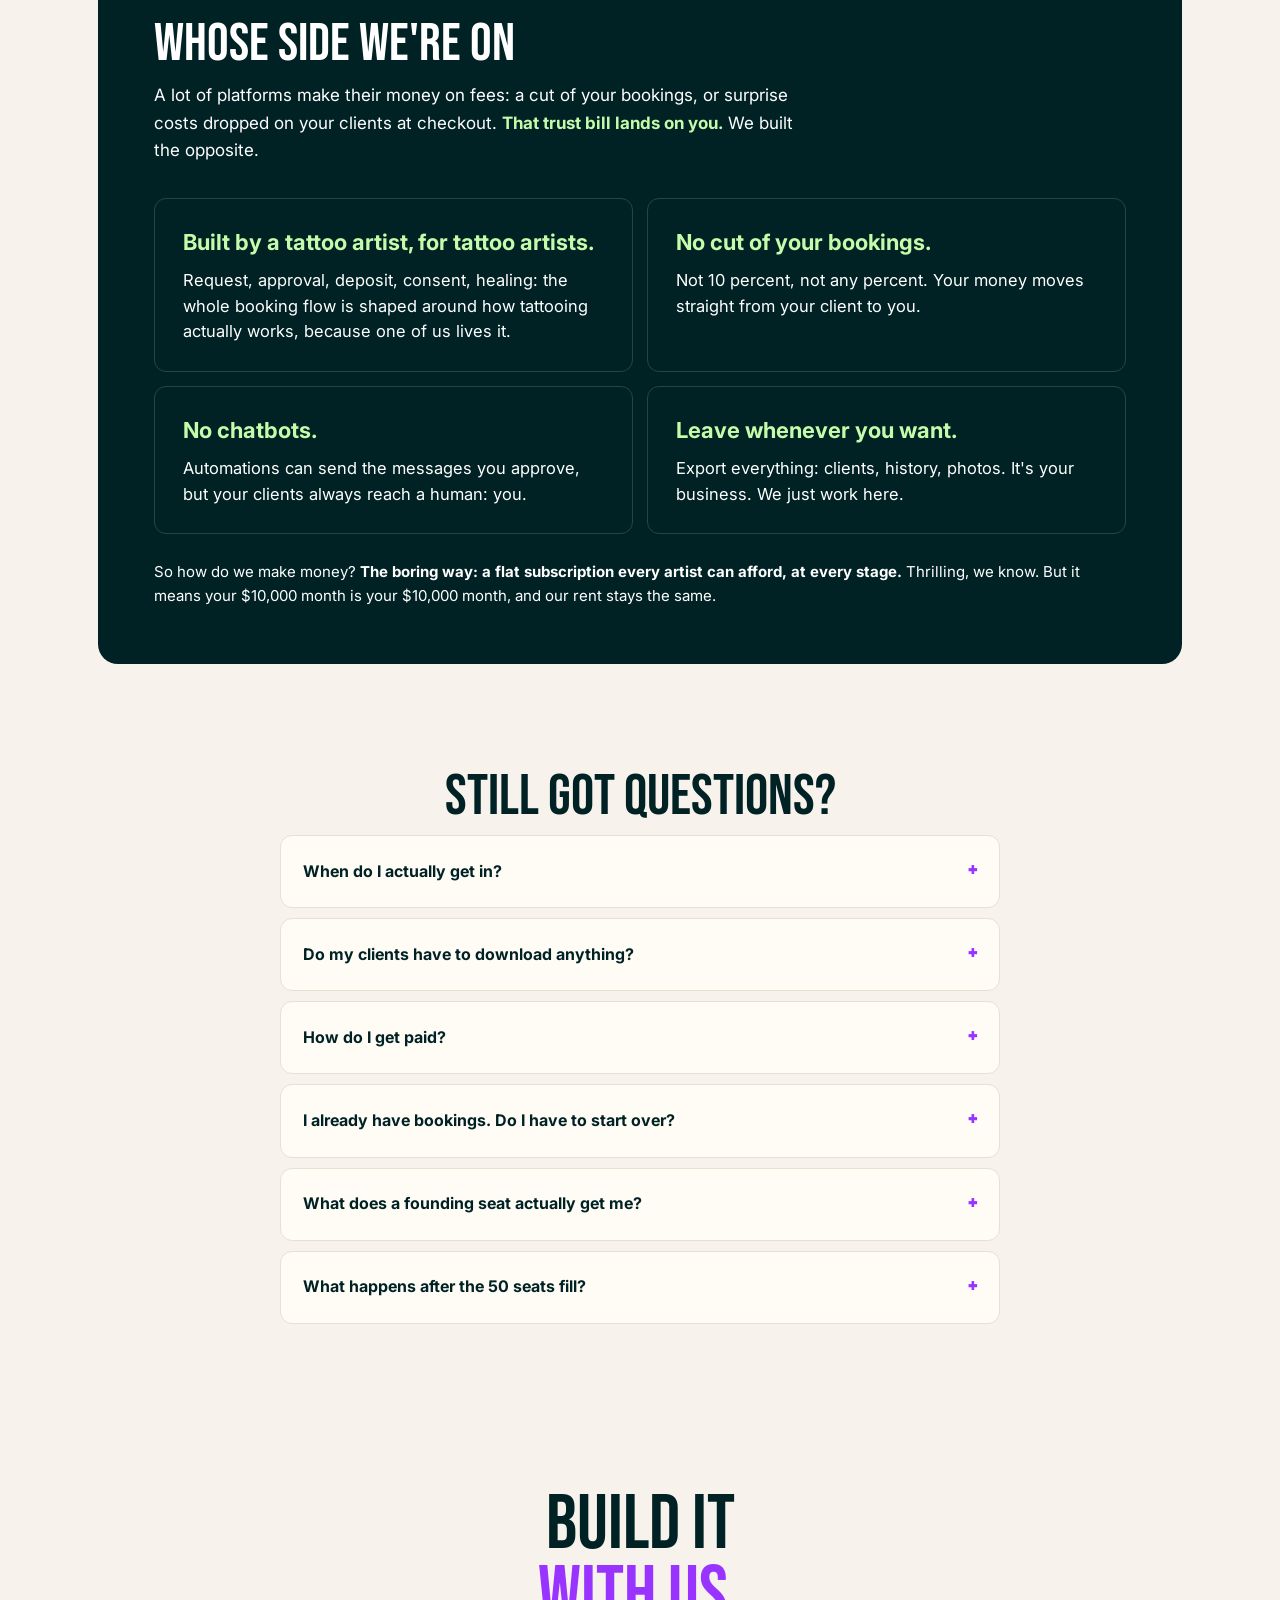
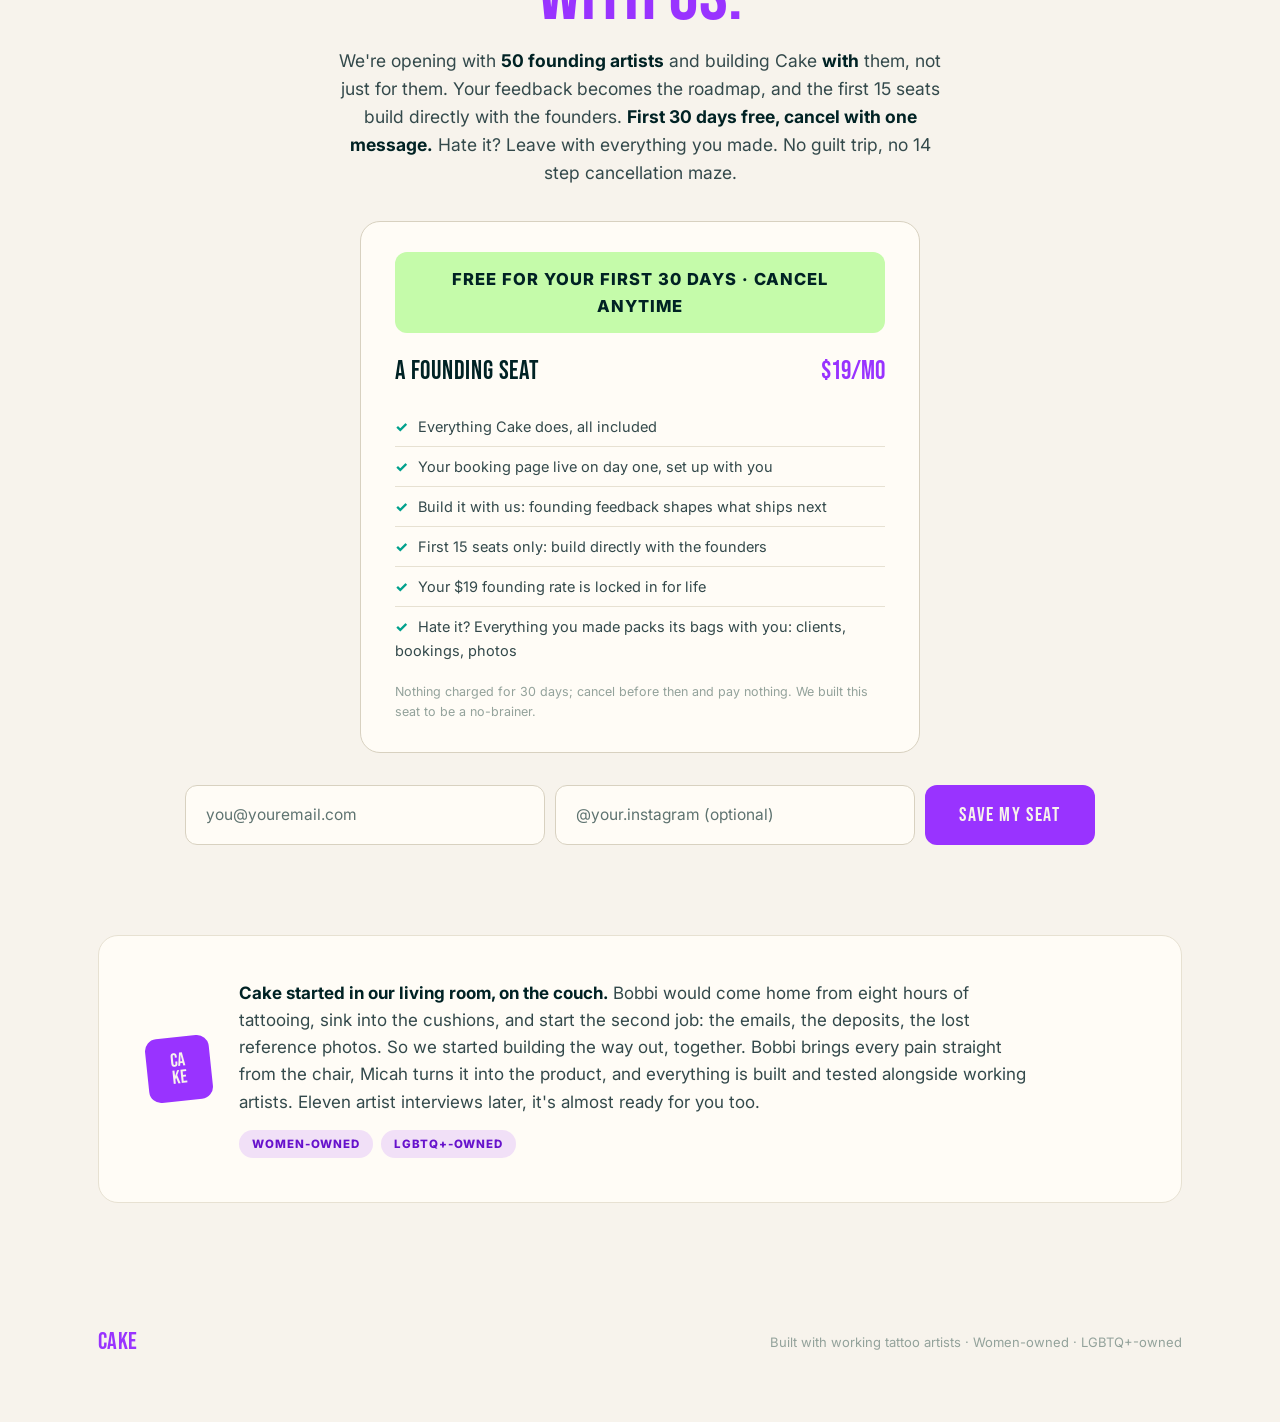
<file: waitlist-landing-teal.html>
<!doctype html>
<html lang="en">
<head>
<meta charset="utf-8">
<meta name="viewport" content="width=device-width, initial-scale=1">
<title>Cake · Landing (teal scheme)</title>
<meta name="description" content="Cake is a booking platform for tattoo artists. It answers requests, collects deposits, and gets consent forms signed while you tattoo. 50 founding seats at $19 a month.">
<meta property="og:title" content="Get back to being a tattoo artist, not a tattoo admin.">
<meta property="og:description" content="Cake books your clients while you tattoo. Requests, deposits, consent forms: handled. 50 founding seats.">
<meta property="og:image" content="https://cake-ink.github.io/design-previews/og-waitlist.png">
<meta property="og:type" content="website">
<meta name="twitter:card" content="summary_large_image">
<link rel="preconnect" href="https://fonts.googleapis.com">
<link rel="preconnect" href="https://fonts.gstatic.com" crossorigin>
<link href="https://fonts.googleapis.com/css2?family=Bebas+Neue&family=Inter:wght@400;500;600;700;800&display=swap" rel="stylesheet">
<style>
:root{
  --bg:#F7F3EC; --bg2:#EDE7DA; --card:#FFFCF6; --card2:#F1EBDF;
  --line:#D8D1C0; --line-soft:#E7E1D2;
  --ink:#002224; --ink2:#33494B; --muted:#5E7370; --faint:#93A29B;
  --acc:#9933FF; --acc-wash:rgba(153,51,255,.14); --onacc:#F7F3EC; --mint:#01E6CA; --leaf:#C5FBAA; --coral:#01E6CA;
  --shadow:0 12px 32px rgba(0,34,36,.10);
  --disp:'Bebas Neue','Oswald',Impact,sans-serif;
  --sans:'Inter',-apple-system,system-ui,sans-serif;
  --ease:cubic-bezier(.16,1,.3,1);
}
*{box-sizing:border-box;margin:0;padding:0}
html{scroll-behavior:smooth}
body{font-family:var(--sans);background:var(--bg);color:var(--ink);font-size:16px;line-height:1.6;-webkit-font-smoothing:antialiased}
.wrap{max-width:1140px;margin:0 auto;padding:0 28px}

/* nav */
nav{display:flex;align-items:center;justify-content:space-between;padding:22px 0}
.logo{font-family:var(--disp);font-size:34px;color:var(--acc);letter-spacing:.02em}
.nav-r{display:flex;gap:18px;align-items:center}
.nav-r a{text-decoration:none;color:var(--ink2);font-size:14.5px;font-weight:600}
.nav-btn{background:var(--acc-wash);color:#6712CC;border-radius:999px;padding:10px 20px;font-size:13px;font-weight:700;letter-spacing:.06em}

/* hero */
.hero{display:grid;grid-template-columns:1.05fr .95fr;gap:48px;align-items:center;padding:64px 0 80px}
h1{font-family:var(--disp);font-size:clamp(42px,5.2vw,72px);line-height:.94;font-weight:400;letter-spacing:.005em}
h1 .p{color:var(--acc)}
.free-flag{display:inline-block;background:var(--leaf);color:var(--ink);border-radius:12px;padding:10px 18px;font-family:var(--disp);font-size:21px;letter-spacing:.1em;margin-bottom:22px;transform:rotate(-1.2deg)}
.hero .under{width:220px;height:16px;margin:18px 0 4px}
.hero .under path{stroke:var(--mint);stroke-width:5;fill:none;stroke-linecap:round}
.hero .lead{font-size:19px;color:var(--ink2);margin-top:16px;max-width:52ch}
.hero .lead b{color:var(--ink);font-weight:700}
.hero .how{font-size:15.5px;color:var(--muted);margin-top:14px;max-width:52ch}
.cta-row{display:flex;gap:18px;align-items:center;margin-top:30px;flex-wrap:wrap}
.btn{display:inline-block;background:var(--acc);color:var(--onacc);border:none;border-radius:12px;padding:18px 34px;font-family:var(--disp);font-size:20px;letter-spacing:.08em;cursor:pointer;text-decoration:none;transition:transform .15s ease}
.btn:hover{transform:translateY(-2px)}
.btn:focus-visible{outline:3px solid var(--ink);outline-offset:2px}
.cta-note{font-size:13.5px;color:var(--muted);max-width:26ch}
.cta-note b{color:var(--ink)}

.hero-form{margin-top:30px;max-width:460px}
.hf-row{display:flex;flex-direction:column;gap:10px;margin-bottom:12px}
.hero-form input{padding:15px 18px;border-radius:12px;border:1.5px solid var(--line);background:var(--card);font-family:var(--sans);font-size:15px;color:var(--ink);width:100%}
.hero-form input:focus{outline:none;border-color:var(--acc)}
.hero-form input::placeholder{color:var(--muted)}
.hero-form .btn{width:100%;text-align:center}

.sticky-cta{display:none}
@media (max-width:700px){
  .sticky-cta{display:block;position:fixed;left:0;right:0;bottom:0;z-index:80;padding:12px 16px calc(12px + env(safe-area-inset-bottom));background:var(--card);border-top:1px solid var(--line-soft);box-shadow:0 -8px 24px rgba(0,34,36,.12)}
  .sticky-cta a{display:block;background:var(--acc);color:var(--onacc);border-radius:12px;padding:15px;text-align:center;font-family:var(--disp);font-size:18px;letter-spacing:.08em;text-decoration:none}
  body{padding-bottom:76px}
}

/* offer block */
.offer{max-width:560px;margin:34px auto 0;background:var(--card);border:1.5px solid var(--line);border-radius:20px;padding:30px 34px;text-align:left}
.offer .ofree{background:var(--leaf);color:var(--ink);border-radius:12px;padding:14px 16px;font-size:16.5px;font-weight:800;letter-spacing:.06em;text-align:center;margin-bottom:18px}
.offer .oh{display:flex;justify-content:space-between;align-items:baseline;gap:12px;flex-wrap:wrap}
.offer .oh b{font-family:var(--disp);font-size:26px;font-weight:400;letter-spacing:.03em}
.offer .price{font-family:var(--disp);font-size:26px;color:var(--acc)}
.offer .price s{color:var(--faint);font-size:19px;margin-right:8px}
.offer ul{list-style:none;margin-top:14px}
.offer li{padding:8px 0;border-bottom:1px solid var(--line-soft);font-size:14.5px;color:var(--ink2)}
.offer li:last-child{border-bottom:none}
.offer li::before{content:"✓";color:#01A18D;font-weight:800;margin-right:10px}
.offer .after{margin-top:12px;font-size:12.5px;color:var(--faint)}

/* floating cards */
.stack{position:relative;min-height:680px}
.fc{position:absolute;background:var(--card);border:1px solid var(--line-soft);border-radius:20px;box-shadow:var(--shadow);padding:20px}
.fc1{width:300px;top:0;left:6%;transform:rotate(-2deg)}
.fc2{width:250px;top:330px;left:44%;transform:rotate(1.6deg);z-index:2}
.fc3{width:236px;top:545px;left:12%;transform:rotate(-1deg);z-index:3}
.fc .who{display:flex;gap:10px;align-items:center}
.fc .pfp{width:44px;height:44px;border-radius:12px;background:linear-gradient(135deg,#E4DCC8,#CFC3A8)}
.fc .nm{font-family:var(--disp);font-size:19px;line-height:1}
.fc .hd{font-size:11.5px;color:var(--muted)}
.fc .meta{font-size:13.5px;color:var(--ink2);margin-top:10px}
.pill{display:inline-block;background:rgba(1,230,202,.18);color:#016B5E;border-radius:999px;padding:4px 11px;font-size:11px;font-weight:700;letter-spacing:.05em;margin-top:10px}
.mini-grid{display:grid;grid-template-columns:repeat(3,1fr);gap:6px;margin-top:12px}
.mini-grid div{aspect-ratio:1;border-radius:12px;background:var(--card2);border:1px solid var(--line-soft);display:flex;align-items:center;justify-content:center;font-size:20px}
.fc-btn{background:var(--acc);color:var(--onacc);border-radius:12px;text-align:center;font-family:var(--disp);font-size:15px;letter-spacing:.08em;padding:11px;margin-top:13px}
.k{font-size:10.5px;font-weight:800;letter-spacing:.16em;color:var(--muted)}
.fc2 .idea{font-size:14.5px;color:var(--ink);margin:8px 0 4px;font-weight:600}
.fc2 .sub{font-size:12.5px;color:var(--muted)}
.row2{display:flex;gap:8px;margin-top:12px}
.ap{flex:1;background:var(--acc);color:var(--onacc);border-radius:12px;text-align:center;font-size:12.5px;font-weight:700;padding:9px}
.ps{flex:.7;background:var(--card2);color:var(--ink2);border-radius:12px;text-align:center;font-size:12.5px;font-weight:700;padding:9px}
.fc3 .bk{font-family:var(--disp);font-size:20px}
.fc3 .dt{font-size:13px;color:var(--ink2);margin-top:2px}
.fc3 .st{font-size:12px;color:#01A18D;font-weight:600;margin-top:2px}
.slice{width:40px;height:40px;background:var(--acc);border-radius:12px;transform:rotate(-6deg);display:flex;align-items:center;justify-content:center;color:var(--onacc);font-family:var(--disp);font-size:13px;line-height:.9;text-align:center;flex:none}
.arrow{position:absolute;stroke:var(--faint);stroke-width:2;fill:none}

/* wall of pains */
.section{padding:76px 0}
.section h2{font-family:var(--disp);font-size:clamp(36px,4.6vw,58px);line-height:.94;font-weight:400}
.section .s-sub{color:var(--ink2);margin-top:12px;max-width:62ch;font-size:17px}
.wall{display:grid;grid-template-columns:repeat(3,1fr);gap:18px;margin-top:40px}
.note{background:var(--card);border:1px solid var(--line-soft);border-radius:12px;padding:22px;box-shadow:0 3px 14px rgba(0,34,36,.05);font-size:17px;font-weight:600;line-height:1.45;color:var(--ink)}
.note span{display:block;font-size:12px;font-weight:600;color:var(--faint);margin-top:12px}
.note span::before{content:"";display:inline-block;width:8px;height:8px;border-radius:50%;background:var(--coral);margin-right:7px;vertical-align:0px}
.wall .note:first-child{grid-column:span 2;font-size:26px;line-height:1.35;padding:30px 34px;display:flex;flex-direction:column;justify-content:center}
@media (max-width:600px){.wall .note:first-child{grid-column:auto;font-size:21px}}
.wall-cap{margin-top:26px;color:var(--muted);font-size:14.5px}

/* how it works */
.steps{display:grid;grid-template-columns:repeat(4,1fr);gap:18px;margin-top:40px}
.stp{background:var(--card);border:1px solid var(--line-soft);border-radius:20px;padding:24px 22px}
.stp .n{font-family:var(--disp);font-size:38px;color:var(--acc);line-height:1}
.stp h3{font-size:16.5px;font-weight:700;margin-top:10px}
.stp p{font-size:14px;color:var(--muted);margin-top:6px}

.soon{display:inline-block;background:var(--acc-wash);color:#6712CC;border-radius:999px;padding:2px 9px;font-size:10.5px;font-weight:800;letter-spacing:.08em;vertical-align:2px;margin-left:4px}
/* why */
.why{background:var(--card);border:1px solid var(--line-soft);border-radius:20px;padding:44px 48px;margin-top:26px}
.why h2{font-family:var(--disp);font-size:clamp(32px,4vw,50px);font-weight:400;line-height:.95}
.why .s-sub{margin-top:10px}
.vs{margin-top:28px;display:flex;flex-direction:column;gap:14px}
.vs .vrow{display:grid;grid-template-columns:1fr 1fr;gap:14px}
.vs .them{background:var(--card2);border-radius:12px;padding:18px 20px;color:var(--ink2);font-size:18px;font-weight:600;line-height:1.4}
.vs .them::before{content:"OTHER PLATFORMS";display:block;font-size:11px;font-weight:800;letter-spacing:.14em;color:#5E7370;margin-bottom:6px}
.vs .us{background:var(--acc-wash);border-radius:12px;padding:18px 20px;color:var(--ink);font-size:19px;font-weight:700;line-height:1.4}
.vs .us::before{content:"CAKE";display:block;font-size:11px;font-weight:800;letter-spacing:.14em;color:var(--acc);margin-bottom:6px}
.recover{margin-top:24px;font-size:16px;color:var(--ink2);max-width:74ch}
.recover b{color:var(--ink)}
@media (max-width:700px){.why{padding:30px 24px}.vs .vrow{grid-template-columns:1fr;gap:10px}.vs .vrow .them::before,.vs .vrow .us::before{display:block !important}}

/* promises */
.dark{background:var(--ink);color:var(--bg);border-radius:20px;padding:56px;margin-top:20px}
.dark h2{font-family:var(--disp);font-size:clamp(34px,4.2vw,54px);font-weight:400;line-height:.95;color:#FFFFFF}
.dark .s-sub{color:#FFFFFF;margin-top:12px;max-width:60ch}
.proms{display:grid;grid-template-columns:repeat(2,1fr);gap:14px;margin-top:34px}
.prom{border:1px solid rgba(247,243,236,.16);border-radius:12px;padding:26px 28px}
.prom b{font-size:22px;display:block;color:var(--leaf)}
.prom p{font-size:16.5px;color:#FFFFFF;margin-top:8px;line-height:1.55}
.boring{margin-top:26px;font-size:15px;color:#FFFFFF}
.boring b{color:#FFFFFF}

.thanks{background:var(--card);border:1.5px solid #01E6CA;border-radius:20px;padding:26px;text-align:center}
.thanks .th-big{font-family:var(--disp);font-size:30px;letter-spacing:.04em}
.thanks p{color:var(--ink2);font-size:14.5px;margin:8px auto 16px;max-width:38ch}
.thanks .btn{font-size:16px;padding:13px 26px}

/* faq */
.faq{max-width:720px;margin:0 auto}
.faq details{background:var(--card);border:1px solid var(--line-soft);border-radius:12px;padding:0;margin-top:10px;overflow:hidden}
.faq summary{cursor:pointer;list-style:none;padding:18px 22px;font-size:16px;font-weight:700;display:flex;justify-content:space-between;align-items:center;gap:14px}
.faq summary::-webkit-details-marker{display:none}
.faq summary::after{content:"+";font-family:var(--disp);font-size:22px;color:var(--acc);flex:none}
.faq details[open] summary::after{content:"–";color:#01A18D}
.faq details p{padding:0 22px 18px;color:var(--ink2);font-size:14.5px}

/* waitlist */
.wait{padding:90px 0;text-align:center}
.wait h2{font-family:var(--disp);font-size:clamp(44px,6vw,84px);line-height:.92;font-weight:400}
.wait h2 .p{color:var(--acc)}
.wait .s-sub{margin:16px auto 0;max-width:56ch;color:var(--ink2);font-size:17.5px}
.wait .s-sub b{color:var(--ink)}
.form{display:flex;gap:10px;justify-content:center;margin-top:32px;flex-wrap:wrap}
.form input{
  width:min(360px,90vw);padding:17px 20px;border-radius:12px;border:1.5px solid var(--line);
  background:var(--card);font-family:var(--sans);font-size:15.5px;color:var(--ink);
}
.form input:focus{outline:none;border-color:var(--acc)}
.form input::placeholder{color:var(--muted)}
.tiny{margin-top:14px;font-size:13px;color:var(--faint)}

/* origin */
.origin{background:var(--card);border:1px solid var(--line-soft);border-radius:20px;padding:44px 48px;display:grid;grid-template-columns:auto 1fr;gap:28px;align-items:center}
.origin .slice{width:64px;height:64px;font-size:19px;border-radius:12px}
.origin p{font-size:17px;color:var(--ink2);max-width:72ch}
.owned{display:flex;gap:8px;margin-top:14px;flex-wrap:wrap}
.owned span{background:var(--acc-wash);color:#6712CC;border-radius:999px;padding:5px 13px;font-size:11.5px;font-weight:800;letter-spacing:.08em}
.origin p b{color:var(--ink)}

footer{padding:44px 0 60px;display:flex;justify-content:space-between;align-items:center;color:var(--faint);font-size:13px}
footer .logo{font-size:24px}

@media (max-width:960px){
  .hero{grid-template-columns:1fr;padding-top:36px}
  .stack{min-height:720px;max-width:480px;margin:0 auto;width:100%}
  .wall{grid-template-columns:1fr 1fr}
  .steps{grid-template-columns:1fr 1fr}
  .proms{grid-template-columns:1fr}
  .dark{padding:36px 28px}
  .origin{grid-template-columns:1fr;text-align:left}
}
@media (max-width:600px){
  .wall{grid-template-columns:1fr}
  .steps{grid-template-columns:1fr}
  .fc1{left:0}.fc2{left:28%}.fc3{left:6%}
}
@media (prefers-reduced-motion:reduce){*{transition:none !important;animation:none !important}}
</style>
</head>
<body>
<div class="wrap">

<nav>
  <div class="logo">CAKE</div>
  <div class="nav-r">
    <a href="#">Artist sign in</a>
    <a class="nav-btn" href="#waitlist">CLAIM A SEAT</a>
  </div>
</nav>

<section class="hero">
  <div>
    <div class="free-flag">FREE FOR YOUR FIRST 30 DAYS</div>
    <h1>GET BACK TO BEING<br>A TATTOO ARTIST,<br><span class="p">NOT A TATTOO ADMIN.</span></h1>
    <p class="lead"><b>Cake is a booking platform for tattoo artists. It books your clients while you tattoo.</b> Requests answered, deposits collected, consent signed, sessions on the books. The DM pile waiting after a full day in the chair? Handled.</p>
    <form class="hero-form" onsubmit="showThanks(event, this)">
      <div class="hf-row">
        <input type="email" required placeholder="you@youremail.com" aria-label="Email address">
        <input type="text" placeholder="@your.instagram (optional)" aria-label="Instagram handle, optional">
      </div>
      <button class="btn" type="submit">CLAIM A FOUNDING SEAT</button>
      <div class="cta-note" style="max-width:none;margin-top:10px;font-size:14.5px;color:var(--ink)"><b>50 founding seats. Nothing charged for 30 days.</b> Cancel with one message. We're here to help, not to hold you hostage.</div>
    </form>
  </div>

  <div class="stack" aria-hidden="true">
    <svg class="arrow" style="top:255px;left:55%;width:60px;height:60px" viewBox="0 0 60 60"><path d="M8 6 C 30 18, 44 30, 50 50"/><path d="M42 44 L 50 50 L 52 40"/></svg>
    <svg class="arrow" style="top:505px;left:32%;width:50px;height:50px" viewBox="0 0 60 60"><path d="M50 6 C 34 20, 20 32, 12 50"/><path d="M10 40 L 12 50 L 22 46"/></svg>
    <div class="fc fc1">
      <div class="who">
        <div class="pfp"></div>
        <div><div class="nm">BOBBI STALNAKER</div><div class="hd">cake.ink/@bobbi</div></div>
      </div>
      <div class="meta">Illustrative, fine line, and geometric · Seattle, WA</div>
      <span class="pill">BOOKS OPEN</span>
      <div class="mini-grid"><div>🌿</div><div>🦋</div><div>👁</div></div>
      <div class="fc-btn">REQUEST A BOOKING</div>
    </div>
    <div class="fc fc2">
      <div class="k"><span style="display:inline-block;width:9px;height:9px;border-radius:50%;background:var(--coral);margin-right:6px;vertical-align:1px"></span>NEW REQUEST</div>
      <div class="idea">Maya R. · Fine line fern, inner forearm. Around $250.</div>
      <div class="sub">3 references attached · size and placement included</div>
      <div class="row2"><div class="ap">Approve</div><div class="ps">Pass</div></div>
    </div>
    <div class="fc fc3">
      <div style="display:flex;gap:12px;align-items:center">
        <div class="slice">CA<br>KE</div>
        <div>
          <div class="bk">BOOKED</div>
          <div class="dt">Fri Jul 24 · 1:00 PM</div>
          <div class="st">Deposit paid · Consent signed</div>
        </div>
      </div>
    </div>
  </div>
</section>

<section class="section">
  <h2>SOUND FAMILIAR?</h2>
  <p class="s-sub">We interviewed eleven working artists before writing a line of code. Here's what they actually said.</p>
  <div class="wall">
    <div class="note">"I'm a tattooer. I don't want to do logistics."<span>books by email, year three</span></div>
    <div class="note">"So many of my responses end up in spam, that I lose a lot of business that way."<span>the same artist, two minutes later</span></div>
    <div class="note">"I'm copying and pasting out of my DMs all the time. It's annoying."<span>shop owner, 40 to 50 tattoos a month</span></div>
    <div class="note">"How many sessions have we done? I have no idea."<span>three years in, on client history</span></div>
    <div class="note">"I need someone to take this away from me. Like, this is so stressful for me."<span>the week her inbox broke</span></div>
    <div class="note">"Combine my Instagram and [my booking app] into one program... that would be f***ing amazing."<span>five years on her current setup</span></div>
  </div>
  <p class="wall-cap">Word for word from real artists. This wall is the whole reason Cake exists.</p>
</section>

<section class="section" style="padding-top:20px">
  <h2>THE WHOLE BOOKING, HANDLED</h2>
  <p class="s-sub">One link in your bio, your yes in the middle, and every saved hour goes back to the craft.</p>
  <div class="steps">
    <div class="stp"><div class="n">1</div><h3>They send the idea</h3><p>References, size, and placement attached up front. No more guessing what "kind of big" means.</p></div>
    <div class="stp"><div class="n">2</div><h3>You say yes</h3><p>Nothing books without your approval. Your books, your rules, your prices. And you can pass on anything, guilt free.</p></div>
    <div class="stp"><div class="n">3</div><h3>They lock it in</h3><p>Time picked, deposit paid, consent signed. One link, right in their browser. Boom. Booked.</p></div>
    <div class="stp" style="background:rgba(1,230,202,.14);border-color:rgba(1,230,202,.45)"><div class="n" style="color:#01A18D">4</div><h3>You hear the cha-ching</h3><p>The deposit goes straight to you. Venmo, Zelle, or Cash App today, card coming soon. Cake never touches your money.</p></div>
  </div>
</section>

<section class="section" style="padding-top:26px">
  <div class="why">
    <h2>BUILT FOR HOW TATTOOING ACTUALLY WORKS</h2>
    <p class="s-sub">Almost every booking platform was built for haircuts and gyms. They think a tattoo is a 30 minute time grab. You know it's a request, a deposit, a consent form, and weeks of healing. Cake was built inside that flow.</p>
    <div class="vs">
      <div class="vrow">
        <div class="them">Anyone grabs any open time on your calendar, sight unseen.</div>
        <div class="us">Nothing books without your yes. You see the idea, the references, and the placement first.</div>
      </div>
      <div class="vrow">
        <div class="them">Reference photos scattered across DMs, email, and texts.</div>
        <div class="us">References, size, and placement attached to every request from the start.</div>
      </div>
      <div class="vrow">
        <div class="them">The booking ends when the time is picked.</div>
        <div class="us">Deposit collected and consent signed before anyone sits down, then aftercare and the healed check-in after. <span class="soon">COMING SOON</span></div>
      </div>
    </div>
    <p class="recover"><b>And it goes after the money you're already losing.</b> <span class="soon">COMING SOON</span> The ghosted quote. The deposit that never landed. Cake will follow up in your own words and bring back bookings that would have died in your inbox. Artists told us slow replies cost them four figures a month.</p>
  </div>
</section>

<section class="section" style="padding-top:26px">
  <div class="dark">
    <h2>WHOSE SIDE WE'RE ON</h2>
    <p class="s-sub">A lot of platforms make their money on fees: a cut of your bookings, or surprise costs dropped on your clients at checkout. <b style="color:#C5FBAA">That trust bill lands on you.</b> We built the opposite.</p>
    <div class="proms">
      <div class="prom"><b>Built by a tattoo artist, for tattoo artists.</b><p>Request, approval, deposit, consent, healing: the whole booking flow is shaped around how tattooing actually works, because one of us lives it.</p></div>
      <div class="prom"><b>No cut of your bookings.</b><p>Not 10 percent, not any percent. Your money moves straight from your client to you.</p></div>
      <div class="prom"><b>No chatbots.</b><p>Automations can send the messages you approve, but your clients always reach a human: you.</p></div>
      <div class="prom"><b>Leave whenever you want.</b><p>Export everything: clients, history, photos. It's your business. We just work here.</p></div>
    </div>
    <p class="boring">So how do we make money? <b>The boring way: a flat subscription every artist can afford, at every stage.</b> Thrilling, we know. But it means your $10,000 month is your $10,000 month, and our rent stays the same.</p>
  </div>
</section>

<section class="section" style="padding-top:30px">
  <h2 style="text-align:center">STILL GOT QUESTIONS?</h2>
  <div class="faq">
    <details>
      <summary>When do I actually get in?</summary>
      <p>We're onboarding the founding 50 in small waves, in waitlist order. The earlier you claim a seat, the earlier your page goes live. You'll get one email when it's your turn, and we set your page up with you.</p>
    </details>
    <details>
      <summary>Do my clients have to download anything?</summary>
      <p>Nope. Your clients tap one link, and everything happens right in their browser: the request, the deposit, the consent form. No app, no account, no "what's your login again?"</p>
    </details>
    <details>
      <summary>How do I get paid?</summary>
      <p>Venmo, Zelle, or Cash App today, card coming soon. Deposits go straight from your client to you. Cake never touches your money and takes no cut.</p>
    </details>
    <details>
      <summary>I already have bookings. Do I have to start over?</summary>
      <p>No retyping, promise. Connect your Google Calendar and your booked work comes in with you. You confirm what's a session, and your schedule shows up already full.</p>
    </details>
    <details>
      <summary>What does a founding seat actually get me?</summary>
      <p>Everything Cake does, your first 30 days free, the founding rate locked in for life, and a real say in what we build next. The first 15 seats work directly with the founders.</p>
    </details>
    <details>
      <summary>What happens after the 50 seats fill?</summary>
      <p>The waitlist stays open, but the founding rate and the founding perks are for the first 50 only. That's the whole point of claiming early.</p>
    </details>
  </div>
</section>

<section class="wait" id="waitlist">
  <h2>BUILD IT<br><span class="p">WITH US.</span></h2>
  <p class="s-sub">We're opening with <b>50 founding artists</b> and building Cake <b>with</b> them, not just for them. Your feedback becomes the roadmap, and the first 15 seats build directly with the founders. <b>First 30 days free, cancel with one message.</b> Hate it? Leave with everything you made. No guilt trip, no 14 step cancellation maze.</p>
  <div class="offer">
    <div class="ofree">FREE FOR YOUR FIRST 30 DAYS · CANCEL ANYTIME</div>
    <div class="oh"><b>A FOUNDING SEAT</b><span class="price">$19/mo</span></div>
    <ul>
      <li>Everything Cake does, all included</li>
      <li>Your booking page live on day one, set up with you</li>
      <li>Build it with us: founding feedback shapes what ships next</li>
      <li>First 15 seats only: build directly with the founders</li>
      <li>Your $19 founding rate is locked in for life</li>
      <li>Hate it? Everything you made packs its bags with you: clients, bookings, photos</li>
    </ul>
    <div class="after">Nothing charged for 30 days; cancel before then and pay nothing. We built this seat to be a no-brainer.</div>
  </div>
  <form class="form" onsubmit="showThanks(event, this)">
    <input type="email" required placeholder="you@youremail.com" aria-label="Email address">
    <input type="text" placeholder="@your.instagram (optional)" aria-label="Instagram handle, optional">
    <button class="btn" type="submit">SAVE MY SEAT</button>
  </form>
</section>

<section class="section" style="padding-top:0">
  <div class="origin">
    <div class="slice">CA<br>KE</div>
    <div><p><b>Cake started in our living room, on the couch.</b> Bobbi would come home from eight hours of tattooing, sink into the cushions, and start the second job: the emails, the deposits, the lost reference photos. So we started building the way out, together. Bobbi brings every pain straight from the chair, Micah turns it into the product, and everything is built and tested alongside working artists. Eleven artist interviews later, it's almost ready for you too.</p>
      <div class="owned"><span>WOMEN-OWNED</span><span>LGBTQ+-OWNED</span></div></div>
  </div>
</section>

<footer>
  <div class="logo">CAKE</div>
  <div>Built with working tattoo artists · Women-owned · LGBTQ+-owned</div>
</footer>

</div>
<script>
function showThanks(e, form){
  e.preventDefault();
  var wrap = document.createElement('div');
  wrap.className = 'thanks';
  wrap.innerHTML = '<div class="th-big">YOU\'RE IN. TALK SOON.</div>' +
    '<p>Know two artists drowning in their DMs? Send them this page. Seats go in waitlist order.</p>' +
    '<button class="btn" type="button">COPY THE LINK</button>';
  wrap.querySelector('button').addEventListener('click', function(){
    var b = this;
    (navigator.clipboard ? navigator.clipboard.writeText(location.href) : Promise.reject())
      .then(function(){ b.textContent = 'COPIED. GO BE A HERO.'; })
      .catch(function(){ b.textContent = location.host + location.pathname; });
  });
  form.replaceWith(wrap);
}
</script>
<div class="sticky-cta"><a href="#waitlist">CLAIM A FOUNDING SEAT · FREE FOR 30 DAYS</a></div>
</body>
</html>
</file>
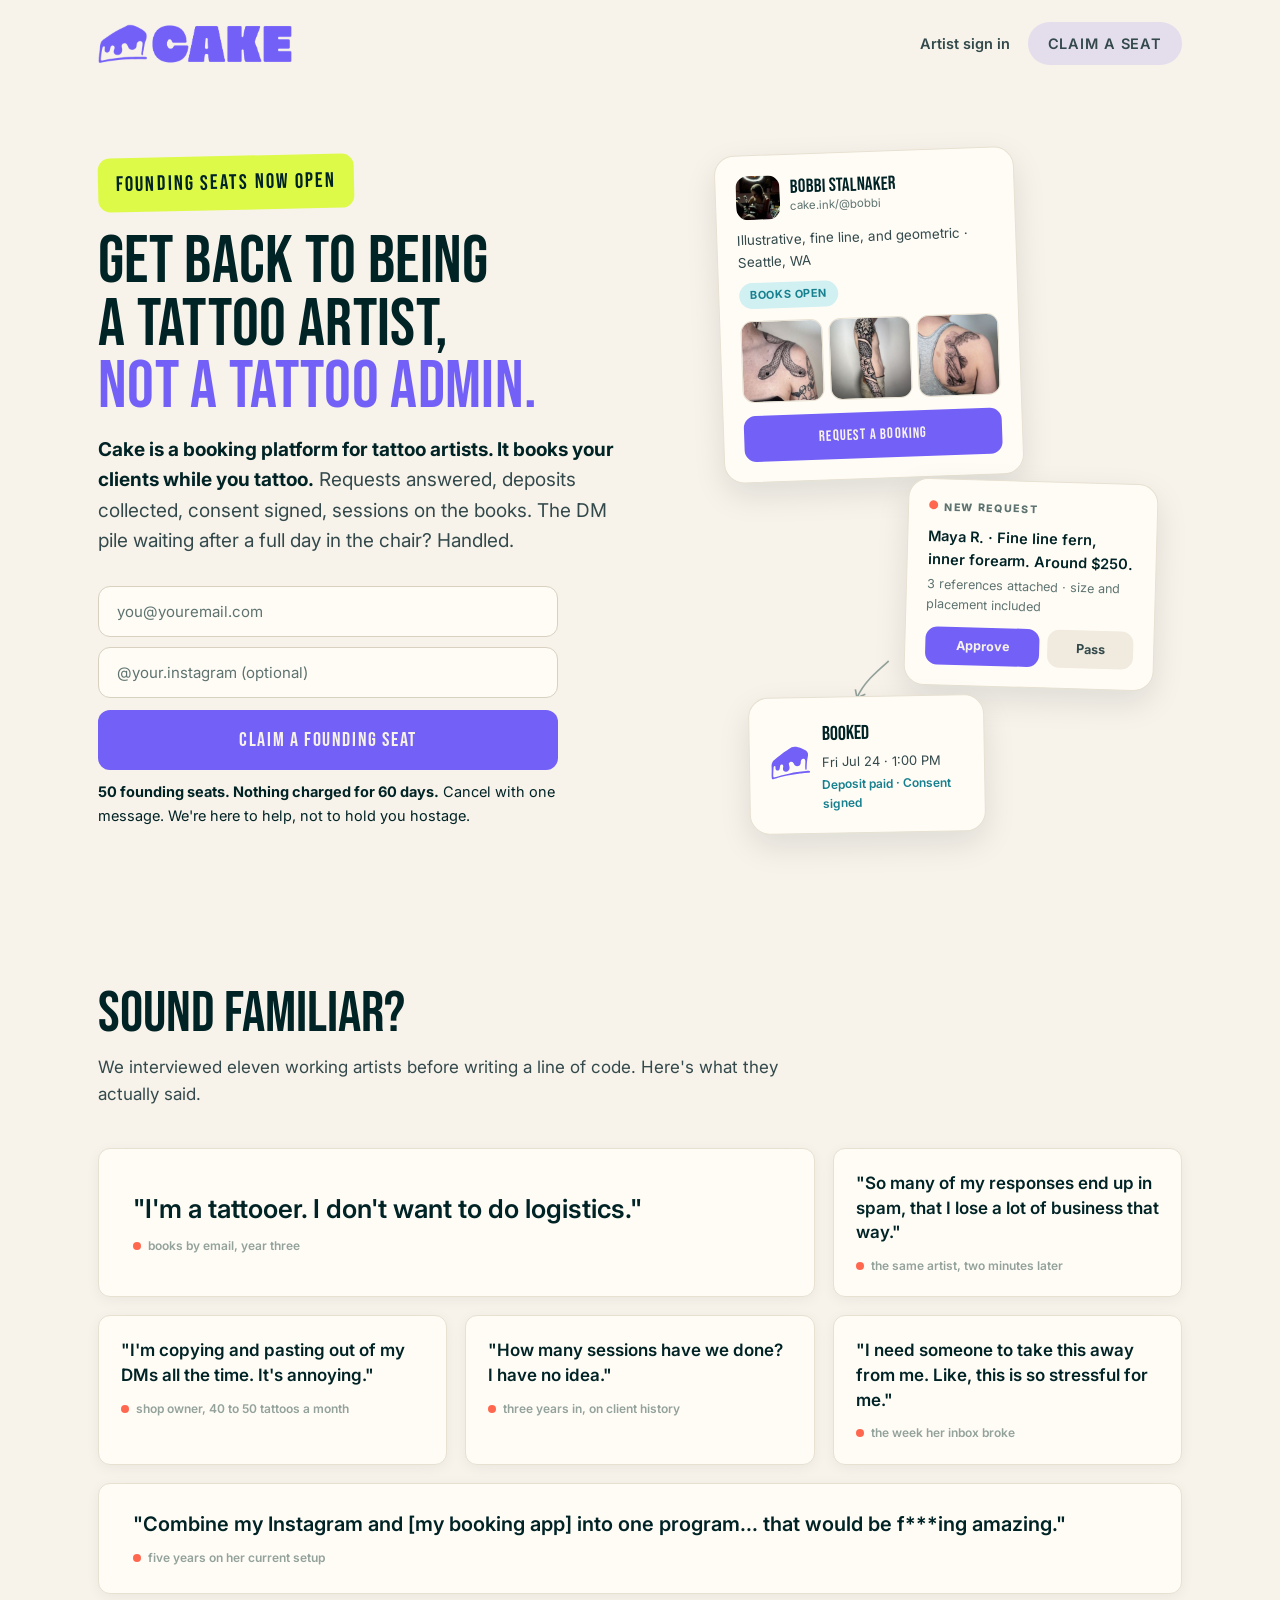
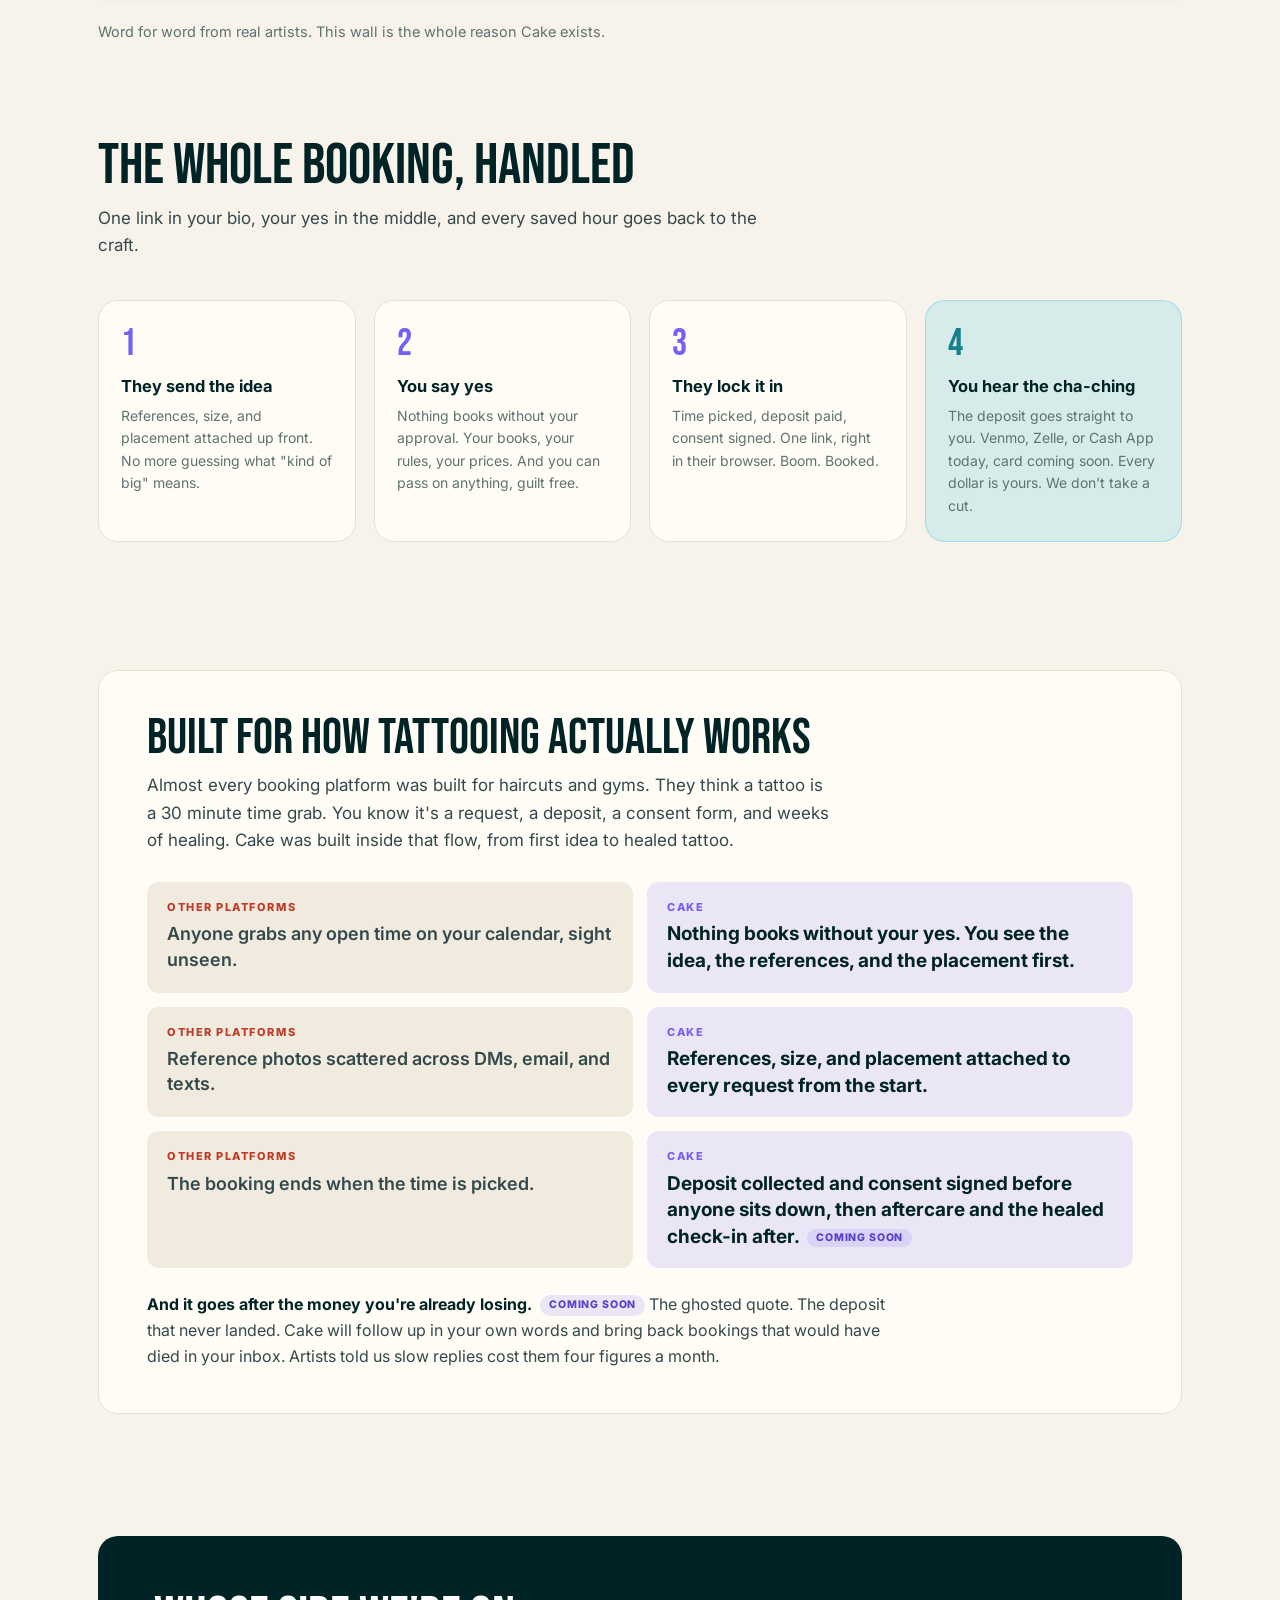
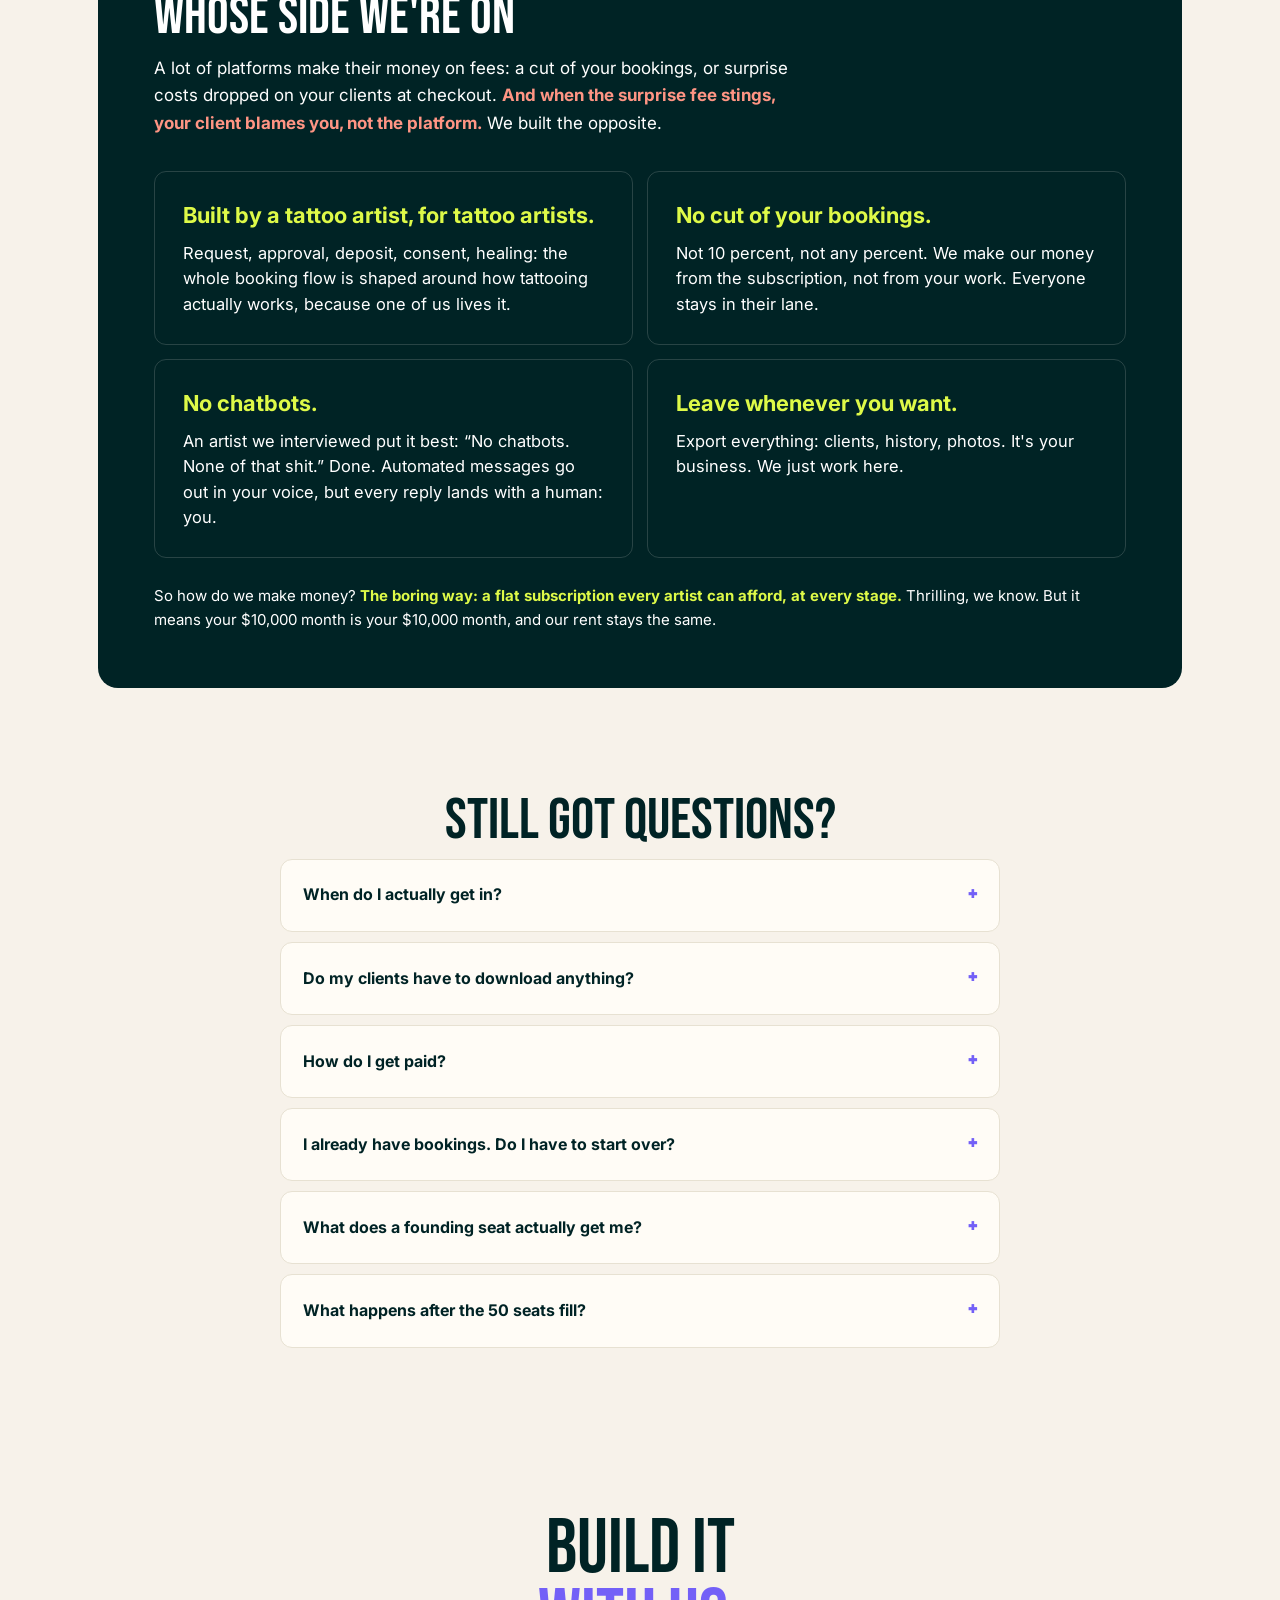
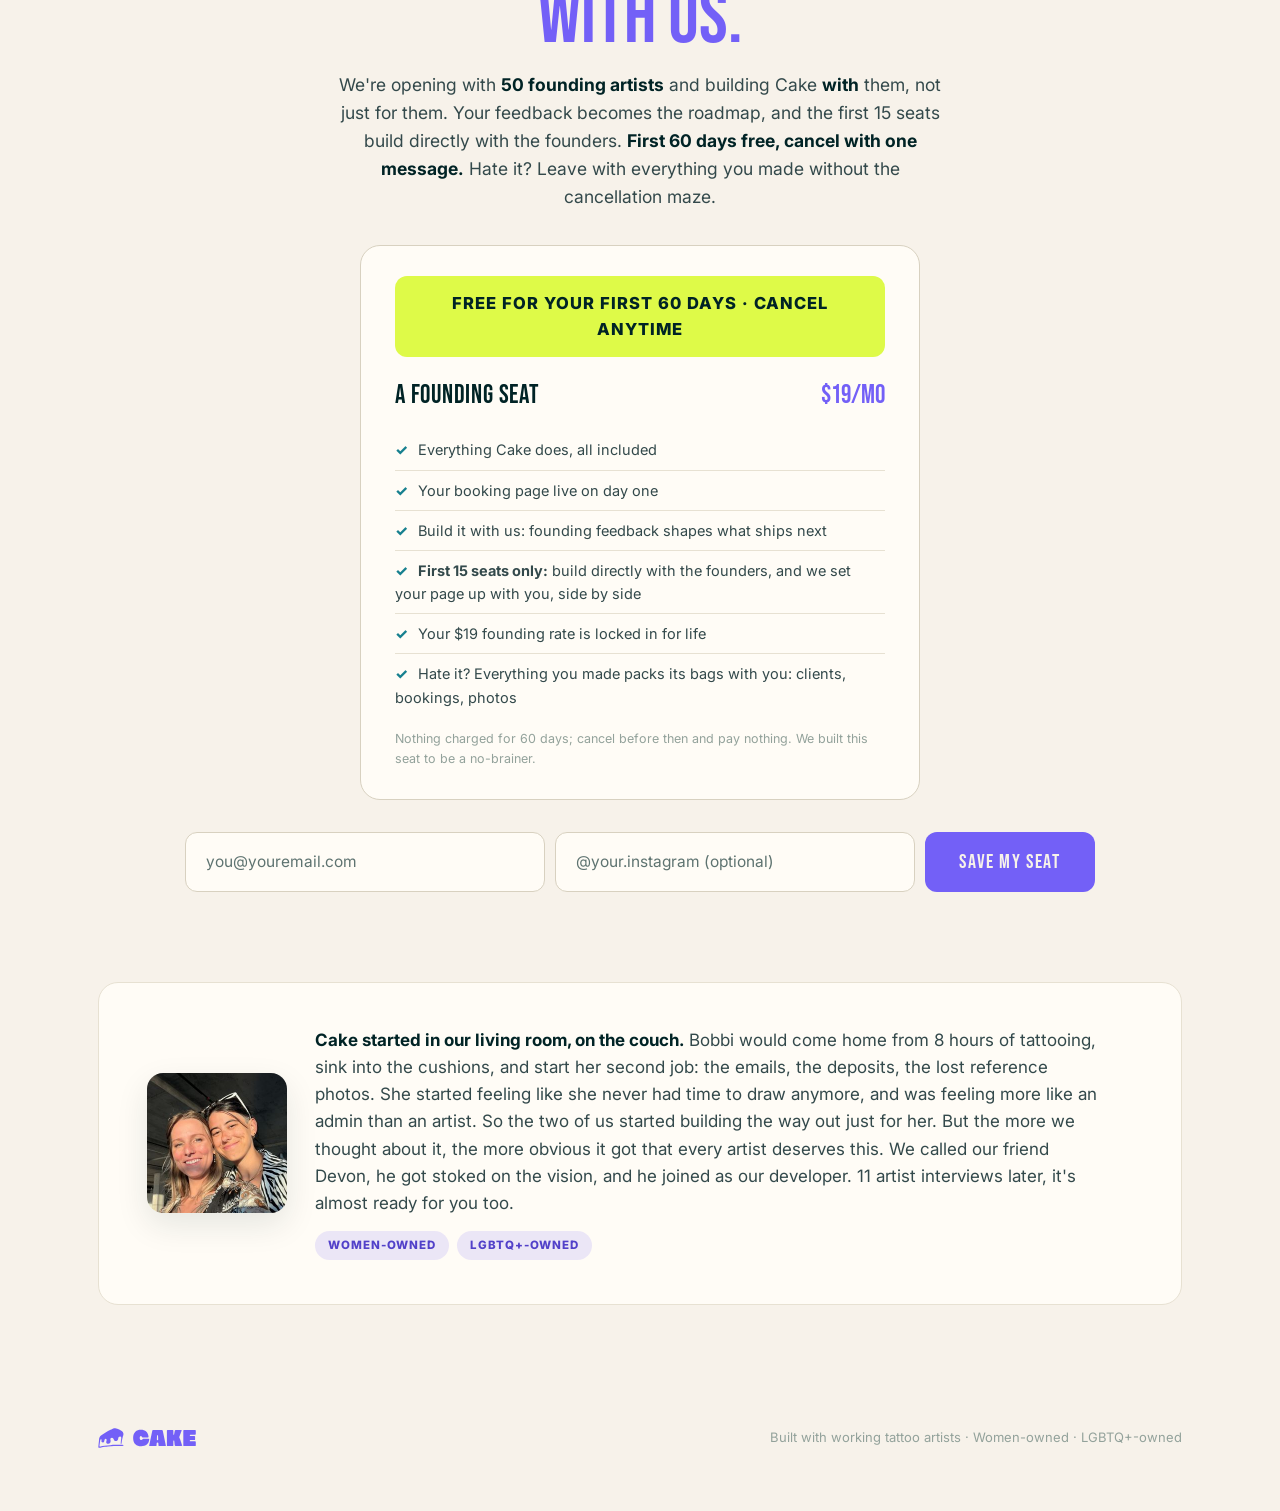
<file: waitlist-landing.html>
<!doctype html>
<html lang="en">
<head>
<meta charset="utf-8">
<meta name="viewport" content="width=device-width, initial-scale=1">
<title>Cake · Get back to being a tattoo artist, not a tattoo admin</title>
<meta name="description" content="The artist-controlled operating system for permanent art. From first idea to healed tattoo: requests answered, deposits collected, consent signed, while you tattoo. 50 founding seats at $19 a month.">
<meta property="og:title" content="Get back to being a tattoo artist, not a tattoo admin.">
<meta property="og:description" content="The artist-controlled operating system for permanent art. From first idea to healed tattoo. 50 founding seats.">
<meta property="og:image" content="https://cake-ink.github.io/design-previews/og-waitlist.png">
<meta property="og:type" content="website">
<meta name="twitter:card" content="summary_large_image">
<link rel="preconnect" href="https://fonts.googleapis.com">
<link rel="preconnect" href="https://fonts.gstatic.com" crossorigin>
<link href="https://fonts.googleapis.com/css2?family=Bebas+Neue&family=Inter:wght@400;500;600;700;800&display=swap" rel="stylesheet">
<style>
:root{
  --bg:#F7F2EA; --bg2:#EDE7DA; --card:#FFFCF6; --card2:#F1EBDF;
  --line:#D8D1C0; --line-soft:#E7E1D2;
  --ink:#002325; --ink2:#33494B; --muted:#5E7370; --faint:#93A29B;
  --acc:#7360F7; --acc-wash:rgba(115,96,247,.14); --onacc:#F7F2EA; --mint:#6ADEEE; --leaf:#DEFA48; --coral:#FF674F;
  --shadow:0 12px 32px rgba(0,35,37,.10);
  --disp:'Bebas Neue','Oswald',Impact,sans-serif;
  --sans:'Inter',-apple-system,system-ui,sans-serif;
  --ease:cubic-bezier(.16,1,.3,1);
}
*{box-sizing:border-box;margin:0;padding:0}
html{scroll-behavior:smooth}
body{font-family:var(--sans);background:var(--bg);color:var(--ink);font-size:16px;line-height:1.6;-webkit-font-smoothing:antialiased}
.wrap{max-width:1140px;margin:0 auto;padding:0 28px}

/* nav */
nav{display:flex;align-items:center;justify-content:space-between;padding:22px 0}
.logo{font-family:var(--disp);font-size:34px;color:var(--acc);letter-spacing:.02em}
.nav-r{display:flex;gap:18px;align-items:center}
.nav-r a{text-decoration:none;color:var(--ink2);font-size:14.5px;font-weight:600}
.nav-btn{background:var(--acc-wash);color:#5241C9;border-radius:999px;padding:10px 20px;font-size:13px;font-weight:700;letter-spacing:.06em}

/* hero */
.hero{display:grid;grid-template-columns:1.05fr .95fr;gap:48px;align-items:center;padding:64px 0 80px}
h1{font-family:var(--disp);font-size:clamp(42px,5.2vw,72px);line-height:.94;font-weight:400;letter-spacing:.005em}
h1 .p{color:var(--acc)}
.free-flag{display:inline-block;background:var(--leaf);color:var(--ink);border-radius:12px;padding:10px 18px;font-family:var(--disp);font-size:21px;letter-spacing:.1em;margin-bottom:22px;transform:rotate(-1.2deg)}
.hero .under{width:220px;height:16px;margin:18px 0 4px}
.hero .under path{stroke:var(--mint);stroke-width:5;fill:none;stroke-linecap:round}
.hero .lead{font-size:19px;color:var(--ink2);margin-top:16px;max-width:52ch}
.hero .lead b{color:var(--ink);font-weight:700}
.hero .how{font-size:15.5px;color:var(--muted);margin-top:14px;max-width:52ch}
.cta-row{display:flex;gap:18px;align-items:center;margin-top:30px;flex-wrap:wrap}
.btn{display:inline-block;background:var(--acc);color:var(--onacc);border:none;border-radius:12px;padding:18px 34px;font-family:var(--disp);font-size:20px;letter-spacing:.08em;cursor:pointer;text-decoration:none;transition:transform .15s ease}
.btn:hover{transform:translateY(-2px)}
.btn:focus-visible{outline:3px solid var(--ink);outline-offset:2px}
.cta-note{font-size:13.5px;color:var(--muted);max-width:26ch}
.cta-note b{color:var(--ink)}

.hero-form{margin-top:30px;max-width:460px}
.hf-row{display:flex;flex-direction:column;gap:10px;margin-bottom:12px}
.hero-form input{padding:15px 18px;border-radius:12px;border:1.5px solid var(--line);background:var(--card);font-family:var(--sans);font-size:15px;color:var(--ink);width:100%}
.hero-form input:focus{outline:none;border-color:var(--acc)}
.hero-form input::placeholder{color:var(--muted)}
.hero-form .btn{width:100%;text-align:center}

.sticky-cta{display:none}
@media (max-width:700px){
  .sticky-cta{display:block;position:fixed;left:0;right:0;bottom:0;z-index:80;padding:12px 16px calc(12px + env(safe-area-inset-bottom));background:var(--card);border-top:1px solid var(--line-soft);box-shadow:0 -8px 24px rgba(0,35,37,.12)}
  .sticky-cta a{display:block;background:var(--acc);color:var(--onacc);border-radius:12px;padding:15px;text-align:center;font-family:var(--disp);font-size:18px;letter-spacing:.08em;text-decoration:none}
  body{padding-bottom:76px}
}

/* offer block */
.offer{max-width:560px;margin:34px auto 0;background:var(--card);border:1.5px solid var(--line);border-radius:20px;padding:30px 34px;text-align:left}
.offer .ofree{background:var(--leaf);color:var(--ink);border-radius:12px;padding:14px 16px;font-size:16.5px;font-weight:800;letter-spacing:.06em;text-align:center;margin-bottom:18px}
.offer .oh{display:flex;justify-content:space-between;align-items:baseline;gap:12px;flex-wrap:wrap}
.offer .oh b{font-family:var(--disp);font-size:26px;font-weight:400;letter-spacing:.03em}
.offer .price{font-family:var(--disp);font-size:26px;color:var(--acc)}
.offer .price s{color:var(--faint);font-size:19px;margin-right:8px}
.offer ul{list-style:none;margin-top:14px}
.offer li{padding:8px 0;border-bottom:1px solid var(--line-soft);font-size:14.5px;color:var(--ink2)}
.offer li:last-child{border-bottom:none}
.offer li::before{content:"✓";color:#17808F;font-weight:800;margin-right:10px}
.offer .after{margin-top:12px;font-size:12.5px;color:var(--faint)}

/* floating cards */
.stack{position:relative;min-height:680px}
.fc{position:absolute;background:var(--card);border:1px solid var(--line-soft);border-radius:20px;box-shadow:var(--shadow);padding:20px}
.fc1{width:300px;top:0;left:6%;transform:rotate(-2deg)}
.fc2{width:250px;top:330px;left:44%;transform:rotate(1.6deg);z-index:2}
.fc3{width:236px;top:545px;left:12%;transform:rotate(-1deg);z-index:3}
.fc .who{display:flex;gap:10px;align-items:center}
.fc .pfp{width:44px;height:44px;border-radius:12px;background:linear-gradient(135deg,#E4DCC8,#CFC3A8)}
.fc .nm{font-family:var(--disp);font-size:19px;line-height:1}
.fc .hd{font-size:11.5px;color:var(--muted)}
.fc .meta{font-size:13.5px;color:var(--ink2);margin-top:10px}
.pill{display:inline-block;background:rgba(137,220,236,.4);color:#17808F;border-radius:999px;padding:4px 11px;font-size:11px;font-weight:700;letter-spacing:.05em;margin-top:10px}
.mini-grid{display:grid;grid-template-columns:repeat(3,1fr);gap:6px;margin-top:12px}
.mini-grid div{aspect-ratio:1;border-radius:12px;background:var(--card2);border:1px solid var(--line-soft);display:flex;align-items:center;justify-content:center;font-size:20px}
.mini-grid div{overflow:hidden}
.mini-grid img{width:100%;height:100%;object-fit:cover;display:block}
.fc-btn{background:var(--acc);color:var(--onacc);border-radius:12px;text-align:center;font-family:var(--disp);font-size:15px;letter-spacing:.08em;padding:11px;margin-top:13px}
.k{font-size:10.5px;font-weight:800;letter-spacing:.16em;color:var(--muted)}
.fc2 .idea{font-size:14.5px;color:var(--ink);margin:8px 0 4px;font-weight:600}
.fc2 .sub{font-size:12.5px;color:var(--muted)}
.row2{display:flex;gap:8px;margin-top:12px}
.ap{flex:1;background:var(--acc);color:var(--onacc);border-radius:12px;text-align:center;font-size:12.5px;font-weight:700;padding:9px}
.ps{flex:.7;background:var(--card2);color:var(--ink2);border-radius:12px;text-align:center;font-size:12.5px;font-weight:700;padding:9px}
.fc3 .bk{font-family:var(--disp);font-size:20px}
.fc3 .dt{font-size:13px;color:var(--ink2);margin-top:2px}
.fc3 .st{font-size:12px;color:#17808F;font-weight:600;margin-top:2px}
.slice{width:40px;height:40px;background:var(--acc);border-radius:12px;transform:rotate(-6deg);display:flex;align-items:center;justify-content:center;color:var(--onacc);font-family:var(--disp);font-size:13px;line-height:.9;text-align:center;flex:none}
.arrow{position:absolute;stroke:var(--faint);stroke-width:2;fill:none}

/* wall of pains */
.section{padding:76px 0}
.section h2{font-family:var(--disp);font-size:clamp(36px,4.6vw,58px);line-height:.94;font-weight:400}
.section .s-sub{color:var(--ink2);margin-top:12px;max-width:62ch;font-size:17px}
.wall{display:grid;grid-template-columns:repeat(3,1fr);gap:18px;margin-top:40px}
.note{background:var(--card);border:1px solid var(--line-soft);border-radius:12px;padding:22px;box-shadow:0 3px 14px rgba(0,35,37,.05);font-size:17px;font-weight:600;line-height:1.45;color:var(--ink)}
.note span{display:block;font-size:12px;font-weight:600;color:var(--faint);margin-top:12px}
.note span::before{content:"";display:inline-block;width:8px;height:8px;border-radius:50%;background:var(--coral);margin-right:7px;vertical-align:0px}
.wall .note:first-child{grid-column:span 2;font-size:26px;line-height:1.35;padding:30px 34px;display:flex;flex-direction:column;justify-content:center}
.wall .note:last-child{grid-column:1/-1;font-size:20px;line-height:1.4;padding:26px 34px}
@media (max-width:600px){.wall .note:first-child,.wall .note:last-child{grid-column:auto;font-size:21px}}
.wall-cap{margin-top:26px;color:var(--muted);font-size:14.5px}

/* how it works */
.steps{display:grid;grid-template-columns:repeat(4,1fr);gap:18px;margin-top:40px}
.stp{background:var(--card);border:1px solid var(--line-soft);border-radius:20px;padding:24px 22px}
.stp .n{font-family:var(--disp);font-size:38px;color:var(--acc);line-height:1}
.stp h3{font-size:16.5px;font-weight:700;margin-top:10px}
.stp p{font-size:14px;color:var(--muted);margin-top:6px}

.soon{display:inline-block;background:var(--acc-wash);color:#5241C9;border-radius:999px;padding:2px 9px;font-size:10.5px;font-weight:800;letter-spacing:.08em;vertical-align:2px;margin-left:4px}
/* why */
.why{background:var(--card);border:1px solid var(--line-soft);border-radius:20px;padding:44px 48px;margin-top:26px}
.why h2{font-family:var(--disp);font-size:clamp(32px,4vw,50px);font-weight:400;line-height:.95}
.why .s-sub{margin-top:10px}
.vs{margin-top:28px;display:flex;flex-direction:column;gap:14px}
.vs .vrow{display:grid;grid-template-columns:1fr 1fr;gap:14px}
.vs .them{background:var(--card2);border-radius:12px;padding:18px 20px;color:var(--ink2);font-size:18px;font-weight:600;line-height:1.4}
.vs .them::before{content:"OTHER PLATFORMS";display:block;font-size:11px;font-weight:800;letter-spacing:.14em;color:#C03A26;margin-bottom:6px}
.vs .us{background:var(--acc-wash);border-radius:12px;padding:18px 20px;color:var(--ink);font-size:19px;font-weight:700;line-height:1.4}
.vs .us::before{content:"CAKE";display:block;font-size:11px;font-weight:800;letter-spacing:.14em;color:var(--acc);margin-bottom:6px}
.recover{margin-top:24px;font-size:16px;color:var(--ink2);max-width:74ch}
.recover b{color:var(--ink)}
@media (max-width:700px){.why{padding:30px 24px}.vs .vrow{grid-template-columns:1fr;gap:10px}.vs .vrow .them::before,.vs .vrow .us::before{display:block !important}}

/* promises */
.dark{background:var(--ink);color:var(--bg);border-radius:20px;padding:56px;margin-top:20px}
.dark h2{font-family:var(--disp);font-size:clamp(34px,4.2vw,54px);font-weight:400;line-height:.95;color:#FFFFFF}
.dark .s-sub{color:#FFFFFF;margin-top:12px;max-width:60ch}
.proms{display:grid;grid-template-columns:repeat(2,1fr);gap:14px;margin-top:34px}
.prom{border:1px solid rgba(247,243,236,.16);border-radius:12px;padding:26px 28px}
.prom b{font-size:22px;display:block;color:var(--leaf)}
.prom p{font-size:16.5px;color:#FFFFFF;margin-top:8px;line-height:1.55}
.boring{margin-top:26px;font-size:15px;color:#FFFFFF}
.boring b{color:var(--leaf)}

.thanks{background:var(--card);border:1.5px solid #6ADEEE;border-radius:20px;padding:26px;text-align:center}
.thanks .th-big{font-family:var(--disp);font-size:30px;letter-spacing:.04em}
.thanks p{color:var(--ink2);font-size:14.5px;margin:8px auto 16px;max-width:38ch}
.thanks .btn{font-size:16px;padding:13px 26px}

/* faq */
.faq{max-width:720px;margin:0 auto}
.faq details{background:var(--card);border:1px solid var(--line-soft);border-radius:12px;padding:0;margin-top:10px;overflow:hidden}
.faq summary{cursor:pointer;list-style:none;padding:18px 22px;font-size:16px;font-weight:700;display:flex;justify-content:space-between;align-items:center;gap:14px}
.faq summary::-webkit-details-marker{display:none}
.faq summary::after{content:"+";font-family:var(--disp);font-size:22px;color:var(--acc);flex:none}
.faq details[open] summary::after{content:"–";color:#17808F}
.faq details p{padding:0 22px 18px;color:var(--ink2);font-size:14.5px}

/* waitlist */
.wait{padding:90px 0;text-align:center}
.wait h2{font-family:var(--disp);font-size:clamp(44px,6vw,84px);line-height:.92;font-weight:400}
.wait h2 .p{color:var(--acc)}
.wait .s-sub{margin:16px auto 0;max-width:56ch;color:var(--ink2);font-size:17.5px}
.wait .s-sub b{color:var(--ink)}
.form{display:flex;gap:10px;justify-content:center;margin-top:32px;flex-wrap:wrap}
.form input{
  width:min(360px,90vw);padding:17px 20px;border-radius:12px;border:1.5px solid var(--line);
  background:var(--card);font-family:var(--sans);font-size:15.5px;color:var(--ink);
}
.form input:focus{outline:none;border-color:var(--acc)}
.form input::placeholder{color:var(--muted)}
.tiny{margin-top:14px;font-size:13px;color:var(--faint)}

/* origin */
.origin{background:var(--card);border:1px solid var(--line-soft);border-radius:20px;padding:44px 48px;display:grid;grid-template-columns:auto 1fr;gap:28px;align-items:center}
.origin .slice{width:64px;height:64px;font-size:19px;border-radius:12px}
.origin p{font-size:17px;color:var(--ink2);max-width:72ch}
.owned{display:flex;gap:8px;margin-top:14px;flex-wrap:wrap}
.owned span{background:var(--acc-wash);color:#5241C9;border-radius:999px;padding:5px 13px;font-size:11.5px;font-weight:800;letter-spacing:.08em}
.origin p b{color:var(--ink)}

footer{padding:44px 0 60px;display:flex;justify-content:space-between;align-items:center;color:var(--faint);font-size:13px}
footer .logo{font-size:24px}

@media (max-width:960px){
  .hero{grid-template-columns:1fr;padding-top:36px}
  .stack{min-height:720px;max-width:480px;margin:0 auto;width:100%}
  .wall{grid-template-columns:1fr 1fr}
  .steps{grid-template-columns:1fr 1fr}
  .proms{grid-template-columns:1fr}
  .dark{padding:36px 28px}
  .origin{grid-template-columns:1fr;text-align:left}
}
@media (max-width:600px){
  .wall{grid-template-columns:1fr}
  .steps{grid-template-columns:1fr}
  .fc1{left:0}.fc2{left:28%}.fc3{left:6%}
}
@media (prefers-reduced-motion:reduce){*{transition:none !important;animation:none !important}}
</style>
</head>
<body>
<div class="wrap">

<nav>
  <div class="logo"><img src="[data-uri]" alt="Cake" style="height:40px;width:auto;display:block"></div>
  <div class="nav-r">
    <a href="#">Artist sign in</a>
    <a class="nav-btn" href="#waitlist">CLAIM A SEAT</a>
  </div>
</nav>

<section class="hero">
  <div>
    <div class="free-flag">FOUNDING SEATS NOW OPEN</div>
    <h1>GET BACK TO BEING<br>A TATTOO ARTIST,<br><span class="p">NOT A TATTOO ADMIN.</span></h1>
    <p class="lead"><b>Cake is a booking platform for tattoo artists. It books your clients while you tattoo.</b> Requests answered, deposits collected, consent signed, sessions on the books. The DM pile waiting after a full day in the chair? Handled.</p>
    <form class="hero-form" onsubmit="showThanks(event, this)">
      <div class="hf-row">
        <input type="email" required placeholder="you@youremail.com" aria-label="Email address">
        <input type="text" placeholder="@your.instagram (optional)" aria-label="Instagram handle, optional">
      </div>
      <button class="btn" type="submit">CLAIM A FOUNDING SEAT</button>
      <div class="cta-note" style="max-width:none;margin-top:10px;font-size:14.5px;color:var(--ink)"><b>50 founding seats. Nothing charged for 60 days.</b> Cancel with one message. We're here to help, not to hold you hostage.</div>
    </form>
  </div>

  <div class="stack" aria-hidden="true">
    <svg class="arrow" style="top:255px;left:55%;width:60px;height:60px" viewBox="0 0 60 60"><path d="M8 6 C 30 18, 44 30, 50 50"/><path d="M42 44 L 50 50 L 52 40"/></svg>
    <svg class="arrow" style="top:505px;left:32%;width:50px;height:50px" viewBox="0 0 60 60"><path d="M50 6 C 34 20, 20 32, 12 50"/><path d="M10 40 L 12 50 L 22 46"/></svg>
    <div class="fc fc1">
      <div class="who">
        <img class="pfp" src="[data-uri]" alt="Bobbi tattooing a client" style="object-fit:cover">
        <div><div class="nm">BOBBI STALNAKER</div><div class="hd">cake.ink/@bobbi</div></div>
      </div>
      <div class="meta">Illustrative, fine line, and geometric · Seattle, WA</div>
      <span class="pill">BOOKS OPEN</span>
      <div class="mini-grid"><div><img src="[data-uri]" alt="Two snakes over the collarbone by Bobbi"></div><div><img src="[data-uri]" alt="Geometric blackwork sleeve by Bobbi"></div><div><img src="[data-uri]" alt="Winged Victory back piece by Bobbi"></div></div>
      <div class="fc-btn">REQUEST A BOOKING</div>
    </div>
    <div class="fc fc2">
      <div class="k"><span style="display:inline-block;width:9px;height:9px;border-radius:50%;background:var(--coral);margin-right:6px;vertical-align:1px"></span>NEW REQUEST</div>
      <div class="idea">Maya R. · Fine line fern, inner forearm. Around $250.</div>
      <div class="sub">3 references attached · size and placement included</div>
      <div class="row2"><div class="ap">Approve</div><div class="ps">Pass</div></div>
    </div>
    <div class="fc fc3">
      <div style="display:flex;gap:12px;align-items:center">
        <div style="color:var(--acc);flex:none;transform:rotate(-5deg)"><svg viewBox="0 0 400 400" style="height:40px;width:auto" fill="currentColor" aria-hidden="true"><path d="M325.64,68.86c24.87,14.1,60.14,29.13,65.33,60.62,3.15,19.51-6.53,38.5-11.58,57.43-8.58,29.79-12.87,60.44-16.43,91.18-.54,4.67-2.29,12.1-5.66,13.85-6.37,2.66-8.11-7.57-8.06-12.3.64-24.88,5.06-49.75,8.72-74.4,1.34-8.98-.19-19.67-8.85-24.34-9.09-5.24-21.25-2.46-28.79,4.54-12.16,11.01-6.15,29.89-13.81,43.21-11.08,20.47-39.64,26.18-55.91,8.42-9.34-9.17-10.87-23.49-18.6-33.61-9.6-13.05-32.84-9.04-39.73,4.54-5.71,12.02,2.39,25.83,1.95,38.53.99,22.44-12.53,42.44-36.56,42.18-8.97.15-19.35-2.97-24.94-9.14-8.66-9.3-6.65-23.06-2.87-34.23,4.17-11.24,6.39-25.74-6.9-31.12-8.06-3.27-16.93,1.76-20.53,9.22-4.63,8.69-4.27,19.53-7.81,28.92-4.6,15.39-23.7,23.09-35.83,11.07-8.87-8.53-4.87-23.52-4.01-34.03.99-10.82-9.21-13.21-15.24-5.33-4.49,6.21-4.81,14.48-6.4,21.86-4.37,20.8-5.72,42.16-9.15,63.17-1.63,12.67-5.05,27.52,13.95,23.47,20.94-3.69,41.67-8.44,62.71-11.74,29.73-4.08,59.49-8.59,89.41-10.88,24.88-3.53,49.84-4.82,74.92-5.28,14.27.43,28.35-1.22,42.62-1.66,16.78.34,33.53.36,50.3.1,10.05.58,20.79-.8,30.26,3.04,4.65,2.14,7.49,6.37,5.43,10.62-3.5,6.44-14.29,6.38-21.22,6.33-23.33-.91-46.19-1.34-69.61-.03-8.5.19-16.92-.55-25.31-.47-10.64.16-21.34,1.15-31.99,1.33-31.29.92-62.69,2.69-93.76,6.73-14.87,2.01-29.88,3.04-44.74,5.07-19.82,3.06-39.49,6.77-59.28,9.99-9.03,1.18-18,3.2-26.87,5.12-14.13,2.92-15.68-8.39-14.95-19.79,1.41-29.3,6.94-58.24,9.01-87.45,1.55-24.1.6-42.15,14.16-63.7,4.33-6.82,10.79-11.95,17.32-16.62,46.66-33.01,93.82-65.77,146.07-89.41,8.87-4.35,17.87-8.39,26.66-12.9,5.66-2.91,10.99-6.54,16.75-8.9,9.3-3.84,19.76-3.69,29.67-3.03,21.49,1.39,41.18,9.86,59.92,19.69l.21.11Z"/></svg></div>
        <div>
          <div class="bk">BOOKED</div>
          <div class="dt">Fri Jul 24 · 1:00 PM</div>
          <div class="st">Deposit paid · Consent signed</div>
        </div>
      </div>
    </div>
  </div>
</section>

<section class="section">
  <h2>SOUND FAMILIAR?</h2>
  <p class="s-sub">We interviewed eleven working artists before writing a line of code. Here's what they actually said.</p>
  <div class="wall">
    <div class="note">"I'm a tattooer. I don't want to do logistics."<span>books by email, year three</span></div>
    <div class="note">"So many of my responses end up in spam, that I lose a lot of business that way."<span>the same artist, two minutes later</span></div>
    <div class="note">"I'm copying and pasting out of my DMs all the time. It's annoying."<span>shop owner, 40 to 50 tattoos a month</span></div>
    <div class="note">"How many sessions have we done? I have no idea."<span>three years in, on client history</span></div>
    <div class="note">"I need someone to take this away from me. Like, this is so stressful for me."<span>the week her inbox broke</span></div>
    <div class="note">"Combine my Instagram and [my booking app] into one program... that would be f***ing amazing."<span>five years on her current setup</span></div>
  </div>
  <p class="wall-cap">Word for word from real artists. This wall is the whole reason Cake exists.</p>
</section>

<section class="section" style="padding-top:20px">
  <h2>THE WHOLE BOOKING, HANDLED</h2>
  <p class="s-sub">One link in your bio, your yes in the middle, and every saved hour goes back to the craft.</p>
  <div class="steps">
    <div class="stp"><div class="n">1</div><h3>They send the idea</h3><p>References, size, and placement attached up front. No more guessing what "kind of big" means.</p></div>
    <div class="stp"><div class="n">2</div><h3>You say yes</h3><p>Nothing books without your approval. Your books, your rules, your prices. And you can pass on anything, guilt free.</p></div>
    <div class="stp"><div class="n">3</div><h3>They lock it in</h3><p>Time picked, deposit paid, consent signed. One link, right in their browser. Boom. Booked.</p></div>
    <div class="stp" style="background:rgba(137,220,236,.28);border-color:rgba(137,220,236,.8)"><div class="n" style="color:#17808F">4</div><h3>You hear the cha-ching</h3><p>The deposit goes straight to you. Venmo, Zelle, or Cash App today, card coming soon. Every dollar is yours. We don't take a cut.</p></div>
  </div>
</section>

<section class="section" style="padding-top:26px">
  <div class="why">
    <h2>BUILT FOR HOW TATTOOING ACTUALLY WORKS</h2>
    <p class="s-sub">Almost every booking platform was built for haircuts and gyms. They think a tattoo is a 30 minute time grab. You know it's a request, a deposit, a consent form, and weeks of healing. Cake was built inside that flow, from first idea to healed tattoo.</p>
    <div class="vs">
      <div class="vrow">
        <div class="them">Anyone grabs any open time on your calendar, sight unseen.</div>
        <div class="us">Nothing books without your yes. You see the idea, the references, and the placement first.</div>
      </div>
      <div class="vrow">
        <div class="them">Reference photos scattered across DMs, email, and texts.</div>
        <div class="us">References, size, and placement attached to every request from the start.</div>
      </div>
      <div class="vrow">
        <div class="them">The booking ends when the time is picked.</div>
        <div class="us">Deposit collected and consent signed before anyone sits down, then aftercare and the healed check-in after. <span class="soon">COMING SOON</span></div>
      </div>
    </div>
    <p class="recover"><b>And it goes after the money you're already losing.</b> <span class="soon">COMING SOON</span> The ghosted quote. The deposit that never landed. Cake will follow up in your own words and bring back bookings that would have died in your inbox. Artists told us slow replies cost them four figures a month.</p>
  </div>
</section>

<section class="section" style="padding-top:26px">
  <div class="dark">
    <h2>WHOSE SIDE WE'RE ON</h2>
    <p class="s-sub">A lot of platforms make their money on fees: a cut of your bookings, or surprise costs dropped on your clients at checkout. <b style="color:#FF9584">And when the surprise fee stings, your client blames you, not the platform.</b> We built the opposite.</p>
    <div class="proms">
      <div class="prom"><b>Built by a tattoo artist, for tattoo artists.</b><p>Request, approval, deposit, consent, healing: the whole booking flow is shaped around how tattooing actually works, because one of us lives it.</p></div>
      <div class="prom"><b>No cut of your bookings.</b><p>Not 10 percent, not any percent. We make our money from the subscription, not from your work. Everyone stays in their lane.</p></div>
      <div class="prom"><b>No chatbots.</b><p>An artist we interviewed put it best: “No chatbots. None of that shit.” Done. Automated messages go out in your voice, but every reply lands with a human: you.</p></div>
      <div class="prom"><b>Leave whenever you want.</b><p>Export everything: clients, history, photos. It's your business. We just work here.</p></div>
    </div>
    <p class="boring">So how do we make money? <b>The boring way: a flat subscription every artist can afford, at every stage.</b> Thrilling, we know. But it means your $10,000 month is your $10,000 month, and our rent stays the same.</p>
  </div>
</section>

<section class="section" style="padding-top:30px">
  <h2 style="text-align:center">STILL GOT QUESTIONS?</h2>
  <div class="faq">
    <details>
      <summary>When do I actually get in?</summary>
      <p>We're onboarding the founding 50 in small waves, in waitlist order. The earlier you claim a seat, the earlier your page goes live. You'll get one email when it's your turn, and we set your page up with you.</p>
    </details>
    <details>
      <summary>Do my clients have to download anything?</summary>
      <p>Nope. Your clients tap one link, and everything happens right in their browser: the request, the deposit, the consent form. No app, no account, no "what's your login again?"</p>
    </details>
    <details>
      <summary>How do I get paid?</summary>
      <p>Venmo, Zelle, or Cash App today, card coming soon. Deposits go from your client to you, and Cake takes no cut. When card payments launch, Stripe charges its standard card processing fee, the same one it charges everywhere. We add nothing on top. Not a percent, not a penny.</p>
    </details>
    <details>
      <summary>I already have bookings. Do I have to start over?</summary>
      <p>No retyping, promise. Connect your Google Calendar and your booked work comes in with you. You confirm what's a session, and your schedule shows up already full.</p>
    </details>
    <details>
      <summary>What does a founding seat actually get me?</summary>
      <p>Everything Cake does, your first 60 days free, the founding rate locked in for life, and a real say in what we build next. The first 15 seats get more: you build directly with the founders, and we set your page up with you personally.</p>
    </details>
    <details>
      <summary>What happens after the 50 seats fill?</summary>
      <p>The waitlist stays open, but the founding rate and the founding perks are for the first 50 only. That's the whole point of claiming early.</p>
    </details>
  </div>
</section>

<section class="wait" id="waitlist">
  <h2>BUILD IT<br><span class="p">WITH US.</span></h2>
  <p class="s-sub">We're opening with <b>50 founding artists</b> and building Cake <b>with</b> them, not just for them. Your feedback becomes the roadmap, and the first 15 seats build directly with the founders. <b>First 60 days free, cancel with one message.</b> Hate it? Leave with everything you made without the cancellation maze.</p>
  <div class="offer">
    <div class="ofree">FREE FOR YOUR FIRST 60 DAYS · CANCEL ANYTIME</div>
    <div class="oh"><b>A FOUNDING SEAT</b><span class="price">$19/mo</span></div>
    <ul>
      <li>Everything Cake does, all included</li>
      <li>Your booking page live on day one</li>
      <li>Build it with us: founding feedback shapes what ships next</li>
      <li><b>First 15 seats only:</b> build directly with the founders, and we set your page up with you, side by side</li>
      <li>Your $19 founding rate is locked in for life</li>
      <li>Hate it? Everything you made packs its bags with you: clients, bookings, photos</li>
    </ul>
    <div class="after">Nothing charged for 60 days; cancel before then and pay nothing. We built this seat to be a no-brainer.</div>
  </div>
  <form class="form" onsubmit="showThanks(event, this)">
    <input type="email" required placeholder="you@youremail.com" aria-label="Email address">
    <input type="text" placeholder="@your.instagram (optional)" aria-label="Instagram handle, optional">
    <button class="btn" type="submit">SAVE MY SEAT</button>
  </form>
</section>

<section class="section" style="padding-top:0">
  <div class="origin">
    <img src="[data-uri]" alt="Micah and Bobbi" style="width:140px;height:140px;border-radius:16px;object-fit:cover;flex:none;box-shadow:var(--shadow)">
    <div><p><b>Cake started in our living room, on the couch.</b> Bobbi would come home from 8 hours of tattooing, sink into the cushions, and start her second job: the emails, the deposits, the lost reference photos. She started feeling like she never had time to draw anymore, and was feeling more like an admin than an artist. So the two of us started building the way out just for her. But the more we thought about it, the more obvious it got that every artist deserves this. We called our friend Devon, he got stoked on the vision, and he joined as our developer. 11 artist interviews later, it's almost ready for you too.</p>
      <div class="owned"><span>WOMEN-OWNED</span><span>LGBTQ+-OWNED</span></div></div>
  </div>
</section>

<footer>
  <div class="logo" style="display:flex;align-items:center;gap:9px;color:var(--acc)"><svg viewBox="0 0 400 400" style="height:26px;width:auto" fill="currentColor" aria-hidden="true"><path d="M325.64,68.86c24.87,14.1,60.14,29.13,65.33,60.62,3.15,19.51-6.53,38.5-11.58,57.43-8.58,29.79-12.87,60.44-16.43,91.18-.54,4.67-2.29,12.1-5.66,13.85-6.37,2.66-8.11-7.57-8.06-12.3.64-24.88,5.06-49.75,8.72-74.4,1.34-8.98-.19-19.67-8.85-24.34-9.09-5.24-21.25-2.46-28.79,4.54-12.16,11.01-6.15,29.89-13.81,43.21-11.08,20.47-39.64,26.18-55.91,8.42-9.34-9.17-10.87-23.49-18.6-33.61-9.6-13.05-32.84-9.04-39.73,4.54-5.71,12.02,2.39,25.83,1.95,38.53.99,22.44-12.53,42.44-36.56,42.18-8.97.15-19.35-2.97-24.94-9.14-8.66-9.3-6.65-23.06-2.87-34.23,4.17-11.24,6.39-25.74-6.9-31.12-8.06-3.27-16.93,1.76-20.53,9.22-4.63,8.69-4.27,19.53-7.81,28.92-4.6,15.39-23.7,23.09-35.83,11.07-8.87-8.53-4.87-23.52-4.01-34.03.99-10.82-9.21-13.21-15.24-5.33-4.49,6.21-4.81,14.48-6.4,21.86-4.37,20.8-5.72,42.16-9.15,63.17-1.63,12.67-5.05,27.52,13.95,23.47,20.94-3.69,41.67-8.44,62.71-11.74,29.73-4.08,59.49-8.59,89.41-10.88,24.88-3.53,49.84-4.82,74.92-5.28,14.27.43,28.35-1.22,42.62-1.66,16.78.34,33.53.36,50.3.1,10.05.58,20.79-.8,30.26,3.04,4.65,2.14,7.49,6.37,5.43,10.62-3.5,6.44-14.29,6.38-21.22,6.33-23.33-.91-46.19-1.34-69.61-.03-8.5.19-16.92-.55-25.31-.47-10.64.16-21.34,1.15-31.99,1.33-31.29.92-62.69,2.69-93.76,6.73-14.87,2.01-29.88,3.04-44.74,5.07-19.82,3.06-39.49,6.77-59.28,9.99-9.03,1.18-18,3.2-26.87,5.12-14.13,2.92-15.68-8.39-14.95-19.79,1.41-29.3,6.94-58.24,9.01-87.45,1.55-24.1.6-42.15,14.16-63.7,4.33-6.82,10.79-11.95,17.32-16.62,46.66-33.01,93.82-65.77,146.07-89.41,8.87-4.35,17.87-8.39,26.66-12.9,5.66-2.91,10.99-6.54,16.75-8.9,9.3-3.84,19.76-3.69,29.67-3.03,21.49,1.39,41.18,9.86,59.92,19.69l.21.11Z"/></svg><svg viewBox="0 0 905.92 259.15" style="height:18px;width:auto;display:block" fill="currentColor" role="img" aria-label="Cake"><path d="M224.74,139.4h-75.13c-5.99,0-9.64,2.66-12.3,9.64-2.99,7.98-8.97,10.46-18.95,10.46-13.3,0-21.61-11.64-21.61-30.25s6.32-29.59,16.29-29.59c7.65,0,11.97,3.99,14.29,11.64,2.33,6.98,5.65,9.64,11.97,9.64h75.13c6.65,0,9.97-3.32,9.31-9.97-6.32-69.48-47.54-101.06-110.37-101.06S2,47.13,2,129.57s48.54,119.68,116.35,119.68,109.04-29.74,115.69-99.88c.67-6.65-2.66-9.97-9.31-9.97Z"/><path d="M427.86,22.86c-1.33-6.65-5.32-9.64-11.97-9.64h-125.66c-6.65,0-10.64,2.99-11.97,9.64l-44.88,213.43c-1.33,6.65,1.33,9.64,7.98,9.64h86.77c6.65,0,10.31-3.32,10.64-9.97l2.33-31.58c.33-6.65,3.99-9.97,10.64-9.97h2.66c6.65,0,10.31,3.32,10.64,9.97l2.33,31.58c.33,6.65,3.99,9.97,10.64,9.97h86.77c6.65,0,9.31-2.99,7.98-9.64l-44.88-213.43ZM353.06,161.16c-5.98,0-10.15-2.99-9.82-8.64l2.66-56.33c.33-3.32,3.84-4.99,7.16-4.99s6.83,1.66,7.16,4.99l2.66,56.33c.33,5.65-4.17,8.64-9.82,8.64Z"/><path d="M825.8,83.03h68.15c6.65,0,9.97-3.32,9.97-9.97V23.19c0-6.65-3.32-9.97-9.97-9.97h-159.57c-6.65,0-9.97,3.32-9.97,9.97v212.76c0,6.65,3.32,9.97,9.97,9.97h159.57c6.65,0,9.97-3.32,9.97-9.97v-49.87c0-6.65-3.32-9.97-9.97-9.97h-68.15c-5.65,0-8.31-2.66-8.31-8.31s2.66-8.31,8.31-8.31h58.18c6.65,0,9.97-3.32,9.97-9.97v-39.89c0-6.65-3.32-9.97-9.97-9.97h-58.18c-5.65,0-8.31-2.66-8.31-8.31s2.66-8.31,8.31-8.31Z"/><path d="M704.28,227.43c.07,2.77.13,5.6.17,8.52,0,6.65-3.32,9.97-10.3,9.97h6.47c7.23,0,9.4-3.26,6.87-10.13l-3.21-8.37Z"/><path d="M704.28,227.43s-20.86-66.27-26.03-79.78c-5.92-15.46-14.36-28.9-12.36-34.03l34.91-91.09c2.33-6.32.33-9.31-6.32-9.31h-80.12c-6.65,0-10.64,2.99-11.97,9.64l-10.64,55.18c-.33,2.33-1.66,5.98-6.32,5.98-3.66,0-4.32-3.66-4.32-5.98V23.19c0-6.65-3.32-9.97-9.97-9.97h-73.14c-6.65,0-9.97,3.32-9.97,9.97v212.76c0,6.65,3.32,9.97,9.97,9.97h73.14c6.65,0,9.97-3.32,9.97-9.97l-.33-61.5c0-5.65,1.66-8.64,5.65-8.64.52,0,1,.04,1.45.1,2.88.42,4.36,2.11,5.66,4.3.18.3.35.6.53.91l5.71,58.13.61,6.18c1.45,7.24,5.79,10.49,13.02,10.49h80.72c6.98,0,10.3-3.32,10.3-9.97-.04-2.93-.1-5.75-.17-8.52Z"/></svg></div>
  <div>Built with working tattoo artists · Women-owned · LGBTQ+-owned</div>
</footer>

</div>
<script>
function showThanks(e, form){
  e.preventDefault();
  var wrap = document.createElement('div');
  wrap.className = 'thanks';
  wrap.innerHTML = '<div class="th-big">YOU\'RE IN. TALK SOON.</div>' +
    '<p>Know two artists drowning in their DMs? Send them this page. Seats go in waitlist order.</p>' +
    '<button class="btn" type="button">COPY THE LINK</button>';
  wrap.querySelector('button').addEventListener('click', function(){
    var b = this;
    (navigator.clipboard ? navigator.clipboard.writeText(location.href) : Promise.reject())
      .then(function(){ b.textContent = 'COPIED. GO BE A HERO.'; })
      .catch(function(){ b.textContent = location.host + location.pathname; });
  });
  form.replaceWith(wrap);
}
</script>
<div class="sticky-cta"><a href="#waitlist">CLAIM A FOUNDING SEAT · FREE FOR 60 DAYS</a></div>
</body>
</html>
</file>
